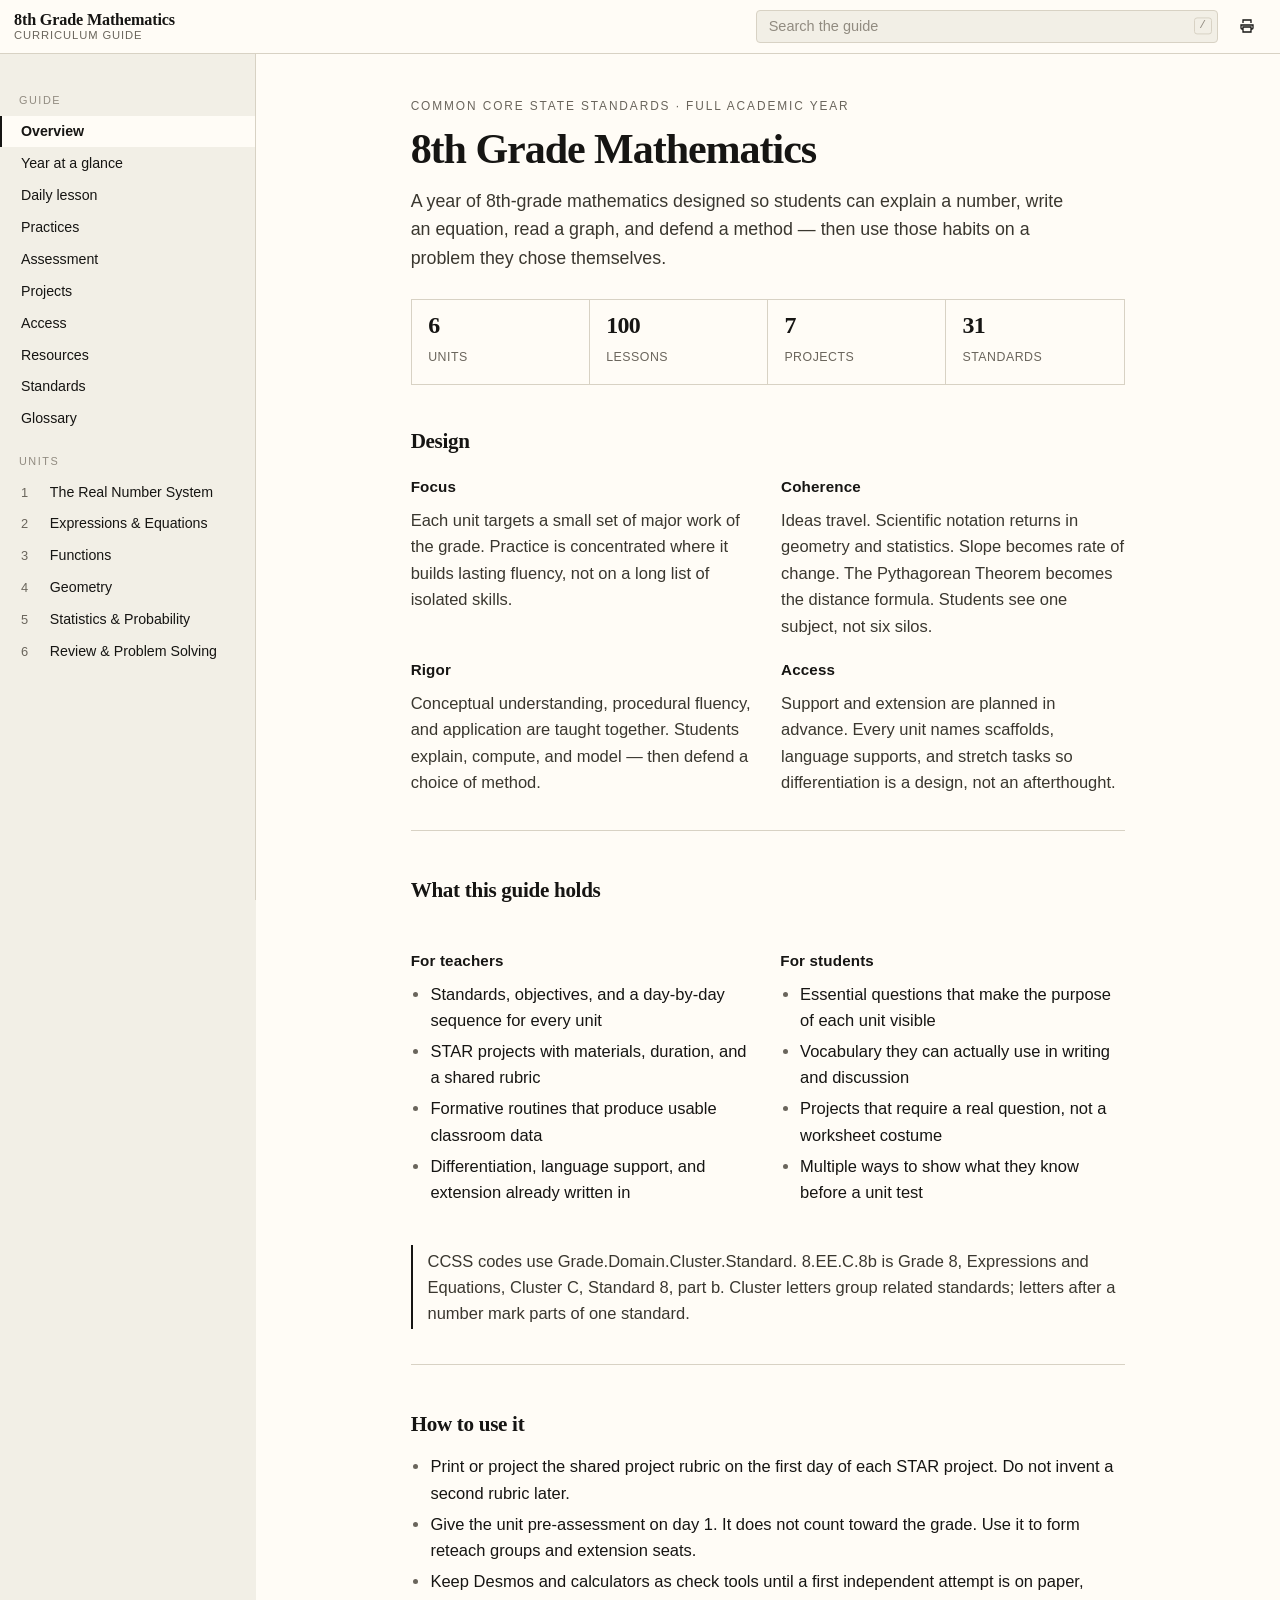
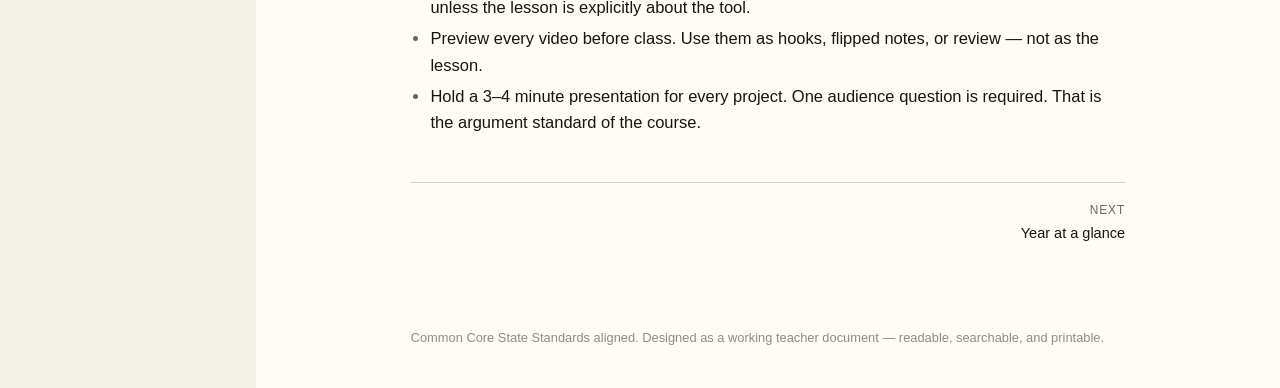
<file: index.html>
<!DOCTYPE html>
<html lang="en">
<head>
  <meta charset="utf-8">
  <meta name="viewport" content="width=device-width, initial-scale=1">
  <meta name="description" content="A complete 8th-grade mathematics curriculum guide: 100 lessons, six units, STAR projects, and Common Core alignment.">
  <title>8th Grade Mathematics — Curriculum Guide</title>
  <link rel="stylesheet" href="styles.css">
  <link rel="icon" href="data:image/svg+xml,%3Csvg xmlns='http://www.w3.org/2000/svg' viewBox='0 0 32 32'%3E%3Crect width='32' height='32' fill='%23161513'/%3E%3Ctext x='16' y='22' text-anchor='middle' font-size='16' fill='%23fffcf6' font-family='Georgia,serif'%3E8%3C/text%3E%3C/svg%3E">
</head>
<body>
  <a class="skip" href="#main">Skip to content</a>

  <header class="topbar">
    <button class="menu-btn" id="menu-btn" type="button" aria-expanded="false" aria-controls="sidebar" aria-label="Open contents">
      <svg width="18" height="18" viewBox="0 0 18 18" aria-hidden="true">
        <path d="M2 4h14M2 9h14M2 14h14" stroke="currentColor" stroke-width="1.4" fill="none" stroke-linecap="round"/>
      </svg>
    </button>
    <a class="brand" href="#overview">
      <strong>8th Grade Mathematics</strong>
      <span>Curriculum Guide</span>
    </a>
    <div class="search">
      <label class="visually-hidden" for="search-input">Search the guide</label>
      <input id="search-input" type="search" placeholder="Search the guide" autocomplete="off" enterkeyhint="search">
      <kbd>/</kbd>
    </div>
    <button class="icon-btn" id="print-btn" type="button" aria-label="Print">
      <svg width="16" height="16" viewBox="0 0 16 16" aria-hidden="true">
        <path d="M4 5V2h8v3M4 11H3a1 1 0 0 1-1-1V7h12v3a1 1 0 0 1-1 1h-1M4 9h8v5H4V9z" fill="none" stroke="currentColor" stroke-width="1.3"/>
      </svg>
    </button>
  </header>

  <div class="shell">
    <div class="backdrop" id="backdrop"></div>
    <nav class="sidebar" id="sidebar" aria-label="Contents"></nav>
    <div class="content">
      <main id="main" tabindex="-1"></main>
      <footer class="colophon">
        Common Core State Standards aligned. Designed as a working teacher document — readable, searchable, and printable.
      </footer>
    </div>
  </div>

  <noscript>
    <p style="padding:2rem;max-width:40rem">This guide needs JavaScript to assemble its pages from the curriculum data. Open the file on GitHub Pages or any static host with <code>data.js</code> and <code>app.js</code> available.</p>
  </noscript>

  <script src="data.js"></script>
  <script src="app.js"></script>
</body>
</html>
</file>
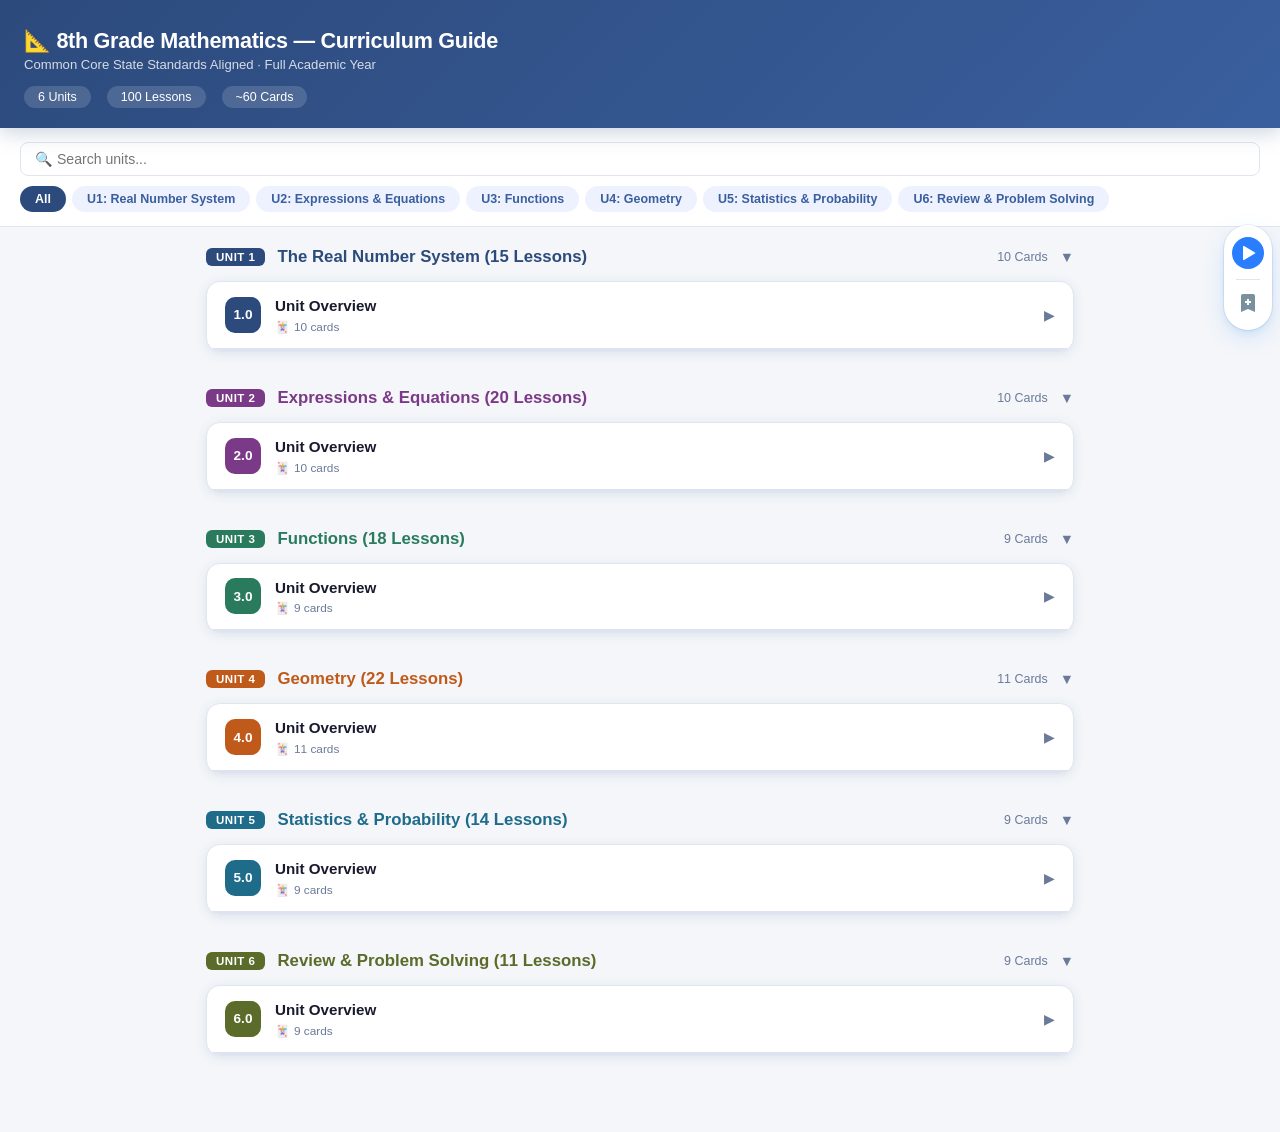
<file: online_viewer_net (4).html>
<!DOCTYPE html>
<!-- saved from url=(0045)https://mrentrekin.github.io/math-curriculum/ -->
<html lang="en"><head><meta http-equiv="Content-Type" content="text/html; charset=UTF-8">

<meta name="viewport" content="width=device-width, initial-scale=1.0">
<title>8th Grade Mathematics — Curriculum Guide</title>
<style>
  :root {
    --bg: #f4f6f9;
    --card-bg: #ffffff;
    --primary: #2c4a7c;
    --primary-light: #3a5f9e;
    --accent: #e8902a;
    --text: #1a1a2e;
    --muted: #6b7a99;
    --border: #e0e6f0;
    --tag-bg: #eef2ff;
    --tag-text: #3a5f9e;
    --progress-bg: #dde3f0;
    --shadow: 0 2px 12px rgba(44,74,124,0.10);
    --radius: 14px;
  }
  * { box-sizing: border-box; margin: 0; padding: 0; }
  body {
    font-family: -apple-system, BlinkMacSystemFont, 'Segoe UI', Roboto, sans-serif;
    background: var(--bg);
    color: var(--text);
    min-height: 100vh;
  }

  /* ---- HEADER ---- */
  header {
    background: linear-gradient(135deg, var(--primary) 0%, var(--primary-light) 100%);
    color: white;
    padding: 28px 24px 20px;
    position: sticky;
    top: 0;
    z-index: 100;
    box-shadow: 0 4px 20px rgba(44,74,124,0.25);
  }
  header h1 { font-size: 1.35rem; font-weight: 700; letter-spacing: -0.3px; }
  header p { font-size: 0.82rem; opacity: 0.8; margin-top: 3px; }
  .header-meta {
    display: flex;
    gap: 16px;
    margin-top: 14px;
    flex-wrap: wrap;
  }
  .stat-pill {
    background: rgba(255,255,255,0.15);
    border-radius: 20px;
    padding: 4px 14px;
    font-size: 0.78rem;
    font-weight: 500;
  }

  /* ---- SEARCH/FILTER BAR ---- */
  .toolbar {
    background: white;
    padding: 14px 20px;
    border-bottom: 1px solid var(--border);
    display: flex;
    gap: 10px;
    flex-wrap: wrap;
    align-items: center;
  }
  .search-input {
    flex: 1;
    min-width: 200px;
    border: 1.5px solid var(--border);
    border-radius: 8px;
    padding: 8px 14px;
    font-size: 0.88rem;
    outline: none;
    transition: border-color 0.2s;
  }
  .search-input:focus { border-color: var(--primary); }
  .domain-filter {
    display: flex;
    gap: 6px;
    flex-wrap: wrap;
  }
  .filter-btn {
    background: var(--tag-bg);
    color: var(--tag-text);
    border: 1.5px solid transparent;
    border-radius: 20px;
    padding: 5px 14px;
    font-size: 0.78rem;
    font-weight: 600;
    cursor: pointer;
    transition: all 0.2s;
    white-space: nowrap;
  }
  .filter-btn.active, .filter-btn:hover {
    background: var(--primary);
    color: white;
  }

  /* ---- MAIN LAYOUT ---- */
  main { padding: 20px 16px 40px; max-width: 900px; margin: 0 auto; }

  /* ---- DOMAIN SECTION ---- */
  .domain-section {
    margin-bottom: 36px;
  }
  .domain-header {
    display: flex;
    align-items: center;
    gap: 12px;
    margin-bottom: 14px;
    cursor: pointer;
  }
  .domain-badge {
    background: var(--primary);
    color: white;
    font-size: 0.72rem;
    font-weight: 700;
    border-radius: 6px;
    padding: 3px 10px;
    letter-spacing: 0.5px;
    text-transform: uppercase;
    white-space: nowrap;
  }
  .domain-title {
    font-size: 1.05rem;
    font-weight: 700;
    color: var(--primary);
    flex: 1;
  }
  .domain-count {
    font-size: 0.78rem;
    color: var(--muted);
    font-weight: 500;
  }
  .domain-chevron {
    font-size: 0.9rem;
    color: var(--muted);
    transition: transform 0.25s;
  }
  .domain-section.collapsed .domain-chevron { transform: rotate(-90deg); }
  .domain-lessons {
    display: grid;
    grid-template-columns: 1fr;
    gap: 12px;
  }
  .domain-section.collapsed .domain-lessons { display: none; }

  /* ---- LESSON CARD ---- */
  .lesson-card {
    background: var(--card-bg);
    border-radius: var(--radius);
    box-shadow: var(--shadow);
    border: 1.5px solid var(--border);
    overflow: hidden;
    transition: box-shadow 0.2s, transform 0.2s;
  }
  .lesson-card:hover { box-shadow: 0 6px 24px rgba(44,74,124,0.16); transform: translateY(-1px); }
  .lesson-header {
    display: flex;
    align-items: center;
    gap: 14px;
    padding: 14px 18px;
    cursor: pointer;
    user-select: none;
  }
  .lesson-num {
    width: 36px;
    height: 36px;
    background: var(--primary);
    color: white;
    font-weight: 700;
    font-size: 0.85rem;
    border-radius: 10px;
    display: flex;
    align-items: center;
    justify-content: center;
    flex-shrink: 0;
  }
  .lesson-info { flex: 1; }
  .lesson-title { font-weight: 600; font-size: 0.95rem; line-height: 1.3; }
  .lesson-meta {
    display: flex;
    align-items: center;
    gap: 10px;
    margin-top: 4px;
    flex-wrap: wrap;
  }
  .card-count {
    font-size: 0.74rem;
    color: var(--muted);
    display: flex;
    align-items: center;
    gap: 4px;
  }
  .card-count::before { content: '🃏'; }
  .lesson-chevron {
    font-size: 0.85rem;
    color: var(--muted);
    transition: transform 0.25s;
    flex-shrink: 0;
  }
  .lesson-card.open .lesson-chevron { transform: rotate(90deg); }

  /* ---- PROGRESS BAR ---- */
  .progress-bar {
    height: 3px;
    background: var(--progress-bg);
    position: relative;
    overflow: hidden;
  }
  .progress-fill {
    height: 100%;
    background: var(--accent);
    border-radius: 0 2px 2px 0;
    transition: width 0.4s ease;
  }

  /* ---- CARDS PANEL ---- */
  .cards-panel { display: none; }
  .lesson-card.open .cards-panel { display: block; }

  .card-nav {
    display: flex;
    align-items: center;
    justify-content: space-between;
    padding: 10px 18px;
    border-top: 1px solid var(--border);
    background: #fafbfd;
  }
  .nav-dots {
    display: flex;
    gap: 6px;
  }
  .nav-dot {
    width: 8px;
    height: 8px;
    border-radius: 50%;
    background: var(--border);
    cursor: pointer;
    transition: background 0.2s, transform 0.2s;
  }
  .nav-dot.active { background: var(--primary); transform: scale(1.2); }
  .nav-dot.visited { background: var(--accent); }
  .nav-arrows { display: flex; gap: 8px; }
  .nav-btn {
    background: var(--primary);
    color: white;
    border: none;
    border-radius: 8px;
    width: 32px;
    height: 32px;
    font-size: 1rem;
    cursor: pointer;
    display: flex;
    align-items: center;
    justify-content: center;
    transition: background 0.2s;
  }
  .nav-btn:hover { background: var(--primary-light); }
  .nav-btn:disabled { background: var(--border); cursor: default; }

  /* ---- CARD CONTENT ---- */
  .card-content {
    padding: 20px 20px 16px;
    min-height: 160px;
    border-top: 1px solid var(--border);
  }
  .card-tag {
    display: inline-block;
    background: var(--tag-bg);
    color: var(--tag-text);
    font-size: 0.7rem;
    font-weight: 700;
    border-radius: 5px;
    padding: 2px 8px;
    margin-bottom: 10px;
    text-transform: uppercase;
    letter-spacing: 0.4px;
  }
  .card-headline {
    font-size: 1.0rem;
    font-weight: 700;
    color: var(--primary);
    margin-bottom: 8px;
    line-height: 1.35;
  }
  .card-body {
    font-size: 0.88rem;
    line-height: 1.65;
    color: #333;
  }
  .card-body strong { color: var(--primary); }
  .card-body ul {
    margin: 8px 0 8px 18px;
  }
  .card-body ul li { margin-bottom: 4px; }
  .card-body .highlight {
    background: #fff8ed;
    border-left: 3px solid var(--accent);
    border-radius: 0 6px 6px 0;
    padding: 8px 12px;
    margin: 10px 0;
    font-size: 0.84rem;
  }
  .card-index {
    font-size: 0.72rem;
    color: var(--muted);
    margin-top: 12px;
  }

  /* ---- DOMAIN COLORS ---- */
  .u1 .lesson-num, .u1 .domain-badge { background: #2c4a7c; }
  .u2 .lesson-num, .u2 .domain-badge { background: #7b3a87; }
  .u3 .lesson-num, .u3 .domain-badge { background: #2a7b5e; }
  .u4 .lesson-num, .u4 .domain-badge { background: #c05a1a; }
  .u5 .lesson-num, .u5 .domain-badge { background: #1e6b8a; }
  .u6 .lesson-num, .u6 .domain-badge { background: #5a6b2a; }

  .u1 .domain-title { color: #2c4a7c; }
  .u2 .domain-title { color: #7b3a87; }
  .u3 .domain-title { color: #2a7b5e; }
  .u4 .domain-title { color: #c05a1a; }
  .u5 .domain-title { color: #1e6b8a; }
  .u6 .domain-title { color: #5a6b2a; }

  /* hidden class */
  .hidden { display: none !important; }

  /* ---- COMPLETION BADGE ---- */
  .complete-badge {
    display: inline-flex;
    align-items: center;
    gap: 4px;
    background: #e8f5e9;
    color: #2e7d32;
    border-radius: 12px;
    padding: 2px 8px;
    font-size: 0.7rem;
    font-weight: 600;
  }

  @media (max-width: 600px) {
    header h1 { font-size: 1.1rem; }
    .lesson-title { font-size: 0.88rem; }
  }

  .card-body table {
    width: 100%;
    border-collapse: collapse;
    margin: 10px 0;
  }
  .card-body th, .card-body td {
    border: 1px solid var(--border);
    padding: 8px;
    text-align: left;
  }
  .card-body th {
    background: var(--tag-bg);
    font-weight: 600;
  }
</style>
<style data-audeus-styling="true">.YKAwg6WFXWcfnl25pHwh{margin:20px}.EUmSc7H9RpiP1Kserr6A{position:fixed;right:8px;top:25%;z-index:2147483647}.SbuLLlKhy8LeQgngk7z8{background:var(--audeus-ext-default-bg);box-sizing:border-box;padding:12px 8px 4px 8px;border-radius:160px}[data-audeus-shadow-root="true"][data-theme="dark"] .SbuLLlKhy8LeQgngk7z8{box-shadow:0 0 0 1px hsla(0,0%,100%,.145),0px 1px 1px rgba(0,0,0,.02),0px 4px 8px -4px rgba(0,0,0,.04),0px 16px 24px -8px rgba(0,0,0,.06),0px 0px 0px 0px rgba(62,152,255,.5),0px 0px 2px 0px rgba(62,152,255,.48),0px 0px 3px 0px rgba(62,152,255,.42),0px 0px 4px 0px rgba(62,152,255,.24),0px 0px 4px 0px rgba(62,152,255,.06),0px 0px 5px 0px rgba(62,152,255,.01),0px 0px 6px 0px rgba(62,152,255,.01)}.SbuLLlKhy8LeQgngk7z8[data-audeus-shadow-root="true"][data-theme="dark"]{box-shadow:0 0 0 1px hsla(0,0%,100%,.145),0px 1px 1px rgba(0,0,0,.02),0px 4px 8px -4px rgba(0,0,0,.04),0px 16px 24px -8px rgba(0,0,0,.06),0px 0px 0px 0px rgba(62,152,255,.5),0px 0px 2px 0px rgba(62,152,255,.48),0px 0px 3px 0px rgba(62,152,255,.42),0px 0px 4px 0px rgba(62,152,255,.24),0px 0px 4px 0px rgba(62,152,255,.06),0px 0px 5px 0px rgba(62,152,255,.01),0px 0px 6px 0px rgba(62,152,255,.01)}[data-audeus-shadow-root="true"][data-theme="light"] .SbuLLlKhy8LeQgngk7z8{box-shadow:0 0 0 1px rgba(0,0,0,.06),0 1px 2px rgba(0,0,0,.04),0 8px 24px -4px rgba(62,152,255,.25),0 4px 8px -2px rgba(62,152,255,.15)}.SbuLLlKhy8LeQgngk7z8[data-audeus-shadow-root="true"][data-theme="light"]{box-shadow:0 0 0 1px rgba(0,0,0,.06),0 1px 2px rgba(0,0,0,.04),0 8px 24px -4px rgba(62,152,255,.25),0 4px 8px -2px rgba(62,152,255,.15)}.SbuLLlKhy8LeQgngk7z8 .ocZmWpJ2GoEpBQ56JVId{display:flex;align-items:center;flex-direction:column;width:32px;justify-content:flex-start;height:100%;gap:6px}.SbuLLlKhy8LeQgngk7z8 .ocZmWpJ2GoEpBQ56JVId .d90AdG1wpaWFqe6rbZRX{display:flex;align-items:center;flex-direction:column;gap:6px;flex-shrink:0}.SbuLLlKhy8LeQgngk7z8 .ocZmWpJ2GoEpBQ56JVId .b7OGSVSppD2D7IS1jWBm{display:flex;transition:max-height 350ms cubic-bezier(0.29, 0.76, 0.9, 1.01);align-items:center;gap:6px;overflow:hidden;flex-direction:column;max-height:0}.SbuLLlKhy8LeQgngk7z8 .ocZmWpJ2GoEpBQ56JVId .b7OGSVSppD2D7IS1jWBm:hover{overflow:visible}.SbuLLlKhy8LeQgngk7z8:hover .ocZmWpJ2GoEpBQ56JVId .b7OGSVSppD2D7IS1jWBm,.SbuLLlKhy8LeQgngk7z8.BP4BVIE3AtOfmPqmEDn2 .ocZmWpJ2GoEpBQ56JVId .b7OGSVSppD2D7IS1jWBm{max-height:360px}.OhTNRc6YuMVOaFr7K6D5{background:rgba(193,204,214,.5);margin-top:4px;width:24px;height:1px}.TDt9DuDsscQBwrKXiVdJ{display:flex;justify-content:center;flex-direction:column;align-items:center;gap:6px;width:32px}.TDt9DuDsscQBwrKXiVdJ .VeSfSXbiBTqANavEtnFa{display:flex;width:32px;height:32px;justify-content:center;align-items:center;border-radius:4px;border:1px solid rgba(0,0,0,0);user-select:none;transition:fill .15s,background-color .15s;cursor:pointer}.TDt9DuDsscQBwrKXiVdJ .VeSfSXbiBTqANavEtnFa svg{fill:var(--audeus-ext-control-bg-fill)}.TDt9DuDsscQBwrKXiVdJ .VeSfSXbiBTqANavEtnFa:hover{background-color:var(--audeus-ext-secondary-bg)}.TDt9DuDsscQBwrKXiVdJ .VeSfSXbiBTqANavEtnFa:hover svg{fill:var(--audeus-ext-control-bg-hover-fill)}.TDt9DuDsscQBwrKXiVdJ .VeSfSXbiBTqANavEtnFa:active{opacity:.8}.emfLBTTSibFY5Xnjn3VE{opacity:.75;cursor:not-allowed !important}.IBoswBb81ztvPbeq52Kh{display:flex;width:32px;height:32px;justify-content:center;align-items:center;gap:10px;border-radius:9999px;background:#287eff;cursor:pointer;user-select:none;transition:transform 33ms ease}.IBoswBb81ztvPbeq52Kh svg{fill:#fff}.IBoswBb81ztvPbeq52Kh:hover{transform:scale(1.04)}@keyframes X2vqJt33Rv7MokHBaofX{from{opacity:0}to{opacity:1}}.hdavp4VwFUr9g52wLES5{position:relative;display:inline-block;align-self:stretch}.hdavp4VwFUr9g52wLES5 .Ll2THQ7yejihAQMDLWPI{display:none;opacity:0;z-index:1}.hdavp4VwFUr9g52wLES5:hover .Ll2THQ7yejihAQMDLWPI{position:absolute;z-index:1;display:inline-flex;user-select:none;max-width:300px;width:max-content;border-radius:4px;color:#fff;background-color:#1b1b1b;flex-direction:column;overflow-wrap:break-word;box-sizing:border-box;padding:4px 10px;margin-right:0;filter:drop-shadow(0px 1px 3px rgba(0, 0, 0, 0.5)) drop-shadow(inset 0px 0px 0.5px rgba(255, 255, 255, 0.3)) drop-shadow(0px 5px 12px rgba(0, 0, 0, 0.35)) drop-shadow(inset 0px 1px 0px rgba(255, 255, 255, 0.08));animation-name:X2vqJt33Rv7MokHBaofX;animation-duration:200ms;animation-fill-mode:forwards;animation-timing-function:ease-in}.hdavp4VwFUr9g52wLES5:hover .Ll2THQ7yejihAQMDLWPI.zCz7EgUu7DThkYnnVEfc{right:50px;top:0;transform:translateY(4px)}.hdavp4VwFUr9g52wLES5:hover .Ll2THQ7yejihAQMDLWPI.oxkGFd_g2KbqHnNWyUnN{left:50px;top:0;transform:translateY(4px)}.hdavp4VwFUr9g52wLES5:hover .Ll2THQ7yejihAQMDLWPI.ynrifUjUVjWdwD9B8TN5{transform:translateX(-50%) translateY(12px)}.hdavp4VwFUr9g52wLES5:hover .Ll2THQ7yejihAQMDLWPI.fuj8R9DQeIbsFlf9hxIQ{transform:translateY(12px)}.hdavp4VwFUr9g52wLES5:hover .Ll2THQ7yejihAQMDLWPI.BTQwa9nczFU9KvpWmwWz{top:-12px;transform:translateX(-50%) translateY(-100%)}.iYCn3rdS3ubbC6dpg_cZ{display:flex;align-items:center;color:#fff;font-size:12px;font-style:normal;font-weight:450;line-height:145%}.tZg2wTIzLqCGKq913jxQ{position:absolute;width:0;height:0;border-style:solid}.tZg2wTIzLqCGKq913jxQ.BTQwa9nczFU9KvpWmwWz{bottom:-5px;left:50%;margin-left:-5px;border-width:5px 5px 0;border-color:#1b1b1b rgba(0,0,0,0) rgba(0,0,0,0) rgba(0,0,0,0)}.tZg2wTIzLqCGKq913jxQ.oxkGFd_g2KbqHnNWyUnN{top:50%;left:-5px;margin-top:-5px;border-width:5px 5px 5px 0;border-color:rgba(0,0,0,0) #1b1b1b rgba(0,0,0,0) rgba(0,0,0,0)}.tZg2wTIzLqCGKq913jxQ.ynrifUjUVjWdwD9B8TN5{top:-5px;left:50%;margin-left:-5px;border-width:0 5px 5px;border-color:rgba(0,0,0,0) rgba(0,0,0,0) #1b1b1b rgba(0,0,0,0)}.tZg2wTIzLqCGKq913jxQ.fuj8R9DQeIbsFlf9hxIQ{top:-5px;margin-left:-5px;border-width:0 5px 5px;border-color:rgba(0,0,0,0) rgba(0,0,0,0) #1b1b1b rgba(0,0,0,0)}.tZg2wTIzLqCGKq913jxQ.zCz7EgUu7DThkYnnVEfc{top:50%;right:-5px;margin-top:-5px;border-width:5px 0 5px 5px;border-color:rgba(0,0,0,0) rgba(0,0,0,0) rgba(0,0,0,0) #1b1b1b}@keyframes oDcubsz0AqvtxzZEtUnl{0%{transform:translate3d(0, -200%, 0) scale(0.6);opacity:.5}100%{transform:translate3d(0, 0, 0) scale(1);opacity:1}}@keyframes D0TNaIgtwR6ib5K4M_tZ{0%{transform:translate3d(0, 0, -1px) scale(1);opacity:1}100%{transform:translate3d(0, -150%, -1px) scale(0.6);opacity:0}}@keyframes p9X8QQ4FSKY_oxdNXDD9{0%{transform:translate3d(0, 200%, 0) scale(0.6);opacity:.5}100%{transform:translate3d(0, 0, 0) scale(1);opacity:1}}@keyframes Ijd5UII1PQ0qXOPSZJAg{0%{transform:translate3d(0, 0, -1px) scale(1);opacity:1}100%{transform:translate3d(0, 150%, -1px) scale(0.6);opacity:0}}@keyframes vtMznFiYweqSpdZuVZGs{0%{opacity:0}100%{opacity:1}}@keyframes Hv1KrUF4plxG9E0p7i0X{0%{opacity:1}100%{opacity:0}}.mmZ6Bi0NBolMOeaTBapL{animation:oDcubsz0AqvtxzZEtUnl .35s cubic-bezier(0.21, 1.02, 0.73, 1) forwards}.fMZlJLZzjixZctMxe6FJ{animation:D0TNaIgtwR6ib5K4M_tZ .4s forwards cubic-bezier(0.06, 0.71, 0.55, 1)}.GxbL84r1QSomsEh1Sjxw{animation:p9X8QQ4FSKY_oxdNXDD9 .35s cubic-bezier(0.21, 1.02, 0.73, 1) forwards}.ad0WQwqRMYxXzaY0Mutr{animation:Ijd5UII1PQ0qXOPSZJAg .4s forwards cubic-bezier(0.06, 0.71, 0.55, 1)}.EzT6q9Nv2tAEZ4wUmuLI{animation:vtMznFiYweqSpdZuVZGs .35s cubic-bezier(0.21, 1.02, 0.73, 1) forwards}.fitI5zLBIBq2eGHOvnUl{animation:Hv1KrUF4plxG9E0p7i0X .4s forwards cubic-bezier(0.06, 0.71, 0.55, 1)}.FOemqU05bk0pWayVEisD{opacity:1;word-break:break-word;text-wrap:pretty;justify-content:space-between;align-items:center;width:100%;margin-top:-1px;display:flex;min-height:32px;font-size:14px;line-height:21px;font-weight:500}.fAGxLr406dXt0W010pnA{display:flex;margin:0px 12px;flex:1 1 auto;white-space:pre-line}@keyframes zcITus39xI8fzjXIWiXm{from{transform:scale(0.6);opacity:.4}to{transform:scale(1);opacity:1}}.NQ7AwtgaI8EJPi8DX_F1{position:absolute}.Zmr0xb2LN3vipzwr0RdS{position:relative;display:flex;justify-content:center;align-items:center;min-width:20px;min-height:20px}.lXhTKlRlO9B_PBeBHDe7{position:relative;transform:scale(0.6);opacity:.4;min-width:20px;animation:zcITus39xI8fzjXIWiXm .3s .12s cubic-bezier(0.175, 0.885, 0.32, 1.275) forwards}@keyframes uIbiRb7mUQSLH2scU2e8{from{transform:scale(0) rotate(45deg);opacity:0}to{transform:scale(1) rotate(45deg);opacity:1}}@keyframes dGQmiteX7ouq8KnVTrix{from{transform:scale(0);opacity:0}to{transform:scale(1);opacity:1}}@keyframes FnT1FIOssSrpaMqv58zS{from{transform:scale(0) rotate(90deg);opacity:0}to{transform:scale(1) rotate(90deg);opacity:1}}.F5RdYRVRxxGjayCFt0QX{width:20px;opacity:0;height:20px;border-radius:10px;background:var(--error-primary, #ff4b4b);position:relative;transform:rotate(45deg);animation:uIbiRb7mUQSLH2scU2e8 .3s cubic-bezier(0.175, 0.885, 0.32, 1.275) forwards;animation-delay:100ms}.F5RdYRVRxxGjayCFt0QX:after,.F5RdYRVRxxGjayCFt0QX:before{content:"";animation:dGQmiteX7ouq8KnVTrix .15s ease-out forwards;animation-delay:150ms;position:absolute;border-radius:3px;opacity:0;background:var(--error-secondary, #fff);bottom:9px;left:4px;height:2px;width:12px}.F5RdYRVRxxGjayCFt0QX:before{animation:FnT1FIOssSrpaMqv58zS .15s ease-out forwards;animation-delay:180ms;transform:rotate(90deg)}@keyframes xXWGnN1vivlgHN9xjLzi{from{transform:rotate(0deg)}to{transform:rotate(360deg)}}.iAfhNgKKhiSVZoOs5hHf{width:14px;height:14px;box-sizing:border-box;border:2px solid;border-radius:100%;border-color:var(--loader-secondary, #e0e0e0);border-right-color:var(--loader-primary, #616161);animation:xXWGnN1vivlgHN9xjLzi 1s linear infinite}@keyframes XGoEWswtB7BiLlKIfRSF{from{transform:scale(0) rotate(45deg);opacity:0}to{transform:scale(1) rotate(45deg);opacity:1}}@keyframes H9yXA2MP32h82iKmTZou{0%{height:0;width:0;opacity:0}40%{height:0;width:6px;opacity:1}100%{opacity:1;height:10px}}.hGXGliykzHz6RdS_94Sp{width:20px;opacity:0;height:20px;border-radius:10px;background:var(--checkmark-primary, rgb(67, 196, 120));position:relative;transform:rotate(45deg);animation:XGoEWswtB7BiLlKIfRSF .3s cubic-bezier(0.175, 0.885, 0.32, 1.275) forwards;animation-delay:100ms}.hGXGliykzHz6RdS_94Sp:after{content:"";box-sizing:border-box;animation:H9yXA2MP32h82iKmTZou .2s ease-out forwards;opacity:0;animation-delay:200ms;position:absolute;border-right:2px solid;border-bottom:2px solid;border-color:var(--checkmark-secondary, #fff);bottom:6px;left:6px;height:10px;width:6px}.hGXGliykzHz6RdS_94Sp[data-primary]{background:attr(data-primary)}.hGXGliykzHz6RdS_94Sp[data-secondary]:after{border-color:attr(data-secondary)}.IuiXl0DgwiwSFyMvT8pG{z-index:9999}.IuiXl0DgwiwSFyMvT8pG>*{pointer-events:auto}.xhRx_J5FwERogUFTDUnA{user-select:none;display:flex;height:44px;position:"relative";border-radius:50%;justify-content:center;align-items:center}.EsbS7QyP1zdxD5N9c9KW{width:100%;height:100%;display:flex;flex-direction:column;flex:1;overflow:hidden;scroll-behavior:smooth;overscroll-behavior:contain;position:relative}.EsbS7QyP1zdxD5N9c9KW .hckdRU8xwDQYo3WKnqkl{flex:1;padding-bottom:4px;box-sizing:border-box}.EsbS7QyP1zdxD5N9c9KW .zu07b0c2J4tm3meGAigP{outline:none;overflow-y:auto !important;scroll-behavior:auto;overscroll-behavior:contain;position:relative}.EsbS7QyP1zdxD5N9c9KW .zu07b0c2J4tm3meGAigP::-webkit-scrollbar{width:14px;height:14px}.EsbS7QyP1zdxD5N9c9KW .zu07b0c2J4tm3meGAigP::-webkit-scrollbar-track{background-color:rgba(0,0,0,0);margin:4px 0}.EsbS7QyP1zdxD5N9c9KW .zu07b0c2J4tm3meGAigP::-webkit-scrollbar-thumb{background-color:var(--audeus-ext-scrollbar-thumb-bg);border-radius:20px;min-height:40px;border:4px solid rgba(0,0,0,0);background-clip:content-box;transition:background-color .2s}.EsbS7QyP1zdxD5N9c9KW .zu07b0c2J4tm3meGAigP::-webkit-scrollbar-button{display:none;width:0;height:0}.nk2jOZM2TpltHqwegpPm{position:absolute;top:0;left:0;right:0;z-index:10;display:flex;align-items:flex-end;padding:6px 12px 6px 12px;box-sizing:border-box;width:100%;font-size:12px;font-weight:600;color:var(--audeus-ext-title-text-color);letter-spacing:0;line-height:1.4;user-select:none;background-color:var(--audeus-ext-default-bg);border-bottom:1px solid var(--audeus-ext-line-separator-color);opacity:0;pointer-events:none;transition:opacity 50ms ease-out}.nk2jOZM2TpltHqwegpPm.cGP24KiqbsRVAmmeVQIl{opacity:1;pointer-events:auto}.h_21rJlTIZxdeCjcH388{position:absolute;top:0;left:0;right:0;height:32px;z-index:5;pointer-events:none;opacity:1;transition:opacity .2s ease-out}[data-audeus-shadow-root="true"][data-theme="light"] .h_21rJlTIZxdeCjcH388{background:linear-gradient(to bottom, rgba(255, 255, 255, 0.95) 0%, rgba(255, 255, 255, 0.6) 40%, rgba(255, 255, 255, 0) 100%)}.h_21rJlTIZxdeCjcH388[data-audeus-shadow-root="true"][data-theme="light"]{background:linear-gradient(to bottom, rgba(255, 255, 255, 0.95) 0%, rgba(255, 255, 255, 0.6) 40%, rgba(255, 255, 255, 0) 100%)}[data-audeus-shadow-root="true"][data-theme="dark"] .h_21rJlTIZxdeCjcH388{background:linear-gradient(to bottom, rgba(23, 23, 23, 0.9) 0%, rgba(23, 23, 23, 0.6) 40%, rgba(23, 23, 23, 0) 100%)}.h_21rJlTIZxdeCjcH388[data-audeus-shadow-root="true"][data-theme="dark"]{background:linear-gradient(to bottom, rgba(23, 23, 23, 0.9) 0%, rgba(23, 23, 23, 0.6) 40%, rgba(23, 23, 23, 0) 100%)}.h_21rJlTIZxdeCjcH388.QTMThgwXw3Xv8DBr9h1B{opacity:0}.sdmLQ4vbGlcjsASkUcLV{position:absolute;bottom:0;left:0;right:0;height:32px;z-index:5;pointer-events:none;border-radius:0 0 12px 12px;opacity:1;transition:opacity .2s ease-out}[data-audeus-shadow-root="true"][data-theme="light"] .sdmLQ4vbGlcjsASkUcLV{background:linear-gradient(to top, rgba(255, 255, 255, 0.95) 0%, rgba(255, 255, 255, 0.6) 40%, rgba(255, 255, 255, 0) 100%)}.sdmLQ4vbGlcjsASkUcLV[data-audeus-shadow-root="true"][data-theme="light"]{background:linear-gradient(to top, rgba(255, 255, 255, 0.95) 0%, rgba(255, 255, 255, 0.6) 40%, rgba(255, 255, 255, 0) 100%)}[data-audeus-shadow-root="true"][data-theme="dark"] .sdmLQ4vbGlcjsASkUcLV{background:linear-gradient(to top, rgba(23, 23, 23, 0.9) 0%, rgba(23, 23, 23, 0.6) 40%, rgba(23, 23, 23, 0) 100%)}.sdmLQ4vbGlcjsASkUcLV[data-audeus-shadow-root="true"][data-theme="dark"]{background:linear-gradient(to top, rgba(23, 23, 23, 0.9) 0%, rgba(23, 23, 23, 0.6) 40%, rgba(23, 23, 23, 0) 100%)}.sdmLQ4vbGlcjsASkUcLV.QTMThgwXw3Xv8DBr9h1B{opacity:0}.VpjE4ILitrsFuCLWbhq6{display:flex;align-items:flex-end;padding:16px 12px 6px 12px;box-sizing:border-box;width:100%;background-color:rgba(0,0,0,0);user-select:none}.sQV5U5DVBKNrBGFLt9nt{font-size:12px;font-weight:600;color:var(--audeus-ext-title-text-color);letter-spacing:0;line-height:1.4;user-select:none}.JuVMj1rze4xrXxR47tTP{padding:2px 4px;box-sizing:border-box;height:100%;width:100%}.feNfN4lNXPF8MSqaQIPl{display:flex;align-items:center;padding:0px 14px 0px 12px;cursor:pointer;transition:background-color 50ms cubic-bezier(0.4, 0, 0.2, 1);box-sizing:border-box;height:100%;width:100%;position:relative;user-select:none;border-radius:6px}.feNfN4lNXPF8MSqaQIPl:hover{background-color:var(--audeus-ext-secondary-bg)}.feNfN4lNXPF8MSqaQIPl:hover .eMlKvjXNWUAY2o_eAUiT .cpAJEHal8wEO93hCEoyA{opacity:1}.feNfN4lNXPF8MSqaQIPl:hover .eMlKvjXNWUAY2o_eAUiT .tKIXcbjOTzmx4pZTva0O::before{opacity:1}.feNfN4lNXPF8MSqaQIPl.t6bYxGMXqGrsUVVGDKG1{background-color:var(--audeus-ext-secondary-bg)}.eMlKvjXNWUAY2o_eAUiT{position:relative;width:32px;height:32px;flex-shrink:0;display:flex;align-items:center;justify-content:center}.eMlKvjXNWUAY2o_eAUiT:hover .cpAJEHal8wEO93hCEoyA{color:#fff}.eMlKvjXNWUAY2o_eAUiT:hover .tKIXcbjOTzmx4pZTva0O::before{opacity:1 !important}.eMlKvjXNWUAY2o_eAUiT .tKIXcbjOTzmx4pZTva0O{position:relative;transition:all 50ms cubic-bezier(0.4, 0, 0.2, 1)}.eMlKvjXNWUAY2o_eAUiT .tKIXcbjOTzmx4pZTva0O::before{content:"";position:absolute;top:0;left:0;width:100%;height:100%;border-radius:50%;backdrop-filter:blur(32px);background-color:rgba(0,0,0,.4);opacity:0;transition:opacity 200ms ease-out;z-index:1;pointer-events:none}.eMlKvjXNWUAY2o_eAUiT .tKIXcbjOTzmx4pZTva0O.KeklTC_fDMycjHFAOZ5b::before{opacity:1}.eMlKvjXNWUAY2o_eAUiT .cpAJEHal8wEO93hCEoyA{position:absolute;top:0;left:0;width:100%;height:100%;display:flex;align-items:center;justify-content:center;opacity:0;transform:scale(0.9);transition:opacity 50ms ease,transform 50ms ease;z-index:2;color:#fff}.eMlKvjXNWUAY2o_eAUiT .cpAJEHal8wEO93hCEoyA:hover{transform:scale(1.05)}.eMlKvjXNWUAY2o_eAUiT .cpAJEHal8wEO93hCEoyA:active{transform:scale(0.9)}.eMlKvjXNWUAY2o_eAUiT .cpAJEHal8wEO93hCEoyA.KeklTC_fDMycjHFAOZ5b{opacity:1;transform:scale(1)}.eMlKvjXNWUAY2o_eAUiT .mQdiWosFDWl6KG7FvlJu{position:absolute;bottom:-3px;user-select:none;right:-3px;background:radial-gradient(circle at 0 0, #099ef1 0%, #6863f8 18.82%, #d84ffa 32.6%, #f058c5 52.83%, #ff4f90 68.03%, #ff6558 87.66%, #ff891f 100%);border-radius:50%;width:14px;height:14px;display:flex;align-items:center;justify-content:center;z-index:3;border:2px solid var(--audeus-ext-default-bg);pointer-events:none}.eMlKvjXNWUAY2o_eAUiT .mQdiWosFDWl6KG7FvlJu svg{width:9px;height:9px;fill:#fff;color:#fff}.CS5Cb7QCV5ZezF9qKYCw{display:flex;flex-direction:column;justify-content:center;margin-left:10px;flex-grow:1;overflow:hidden}.CS5Cb7QCV5ZezF9qKYCw .RaGRN6XMpXp4JrVOeSPg{display:flex;align-items:center}.CS5Cb7QCV5ZezF9qKYCw .RaGRN6XMpXp4JrVOeSPg .ItTlg2BnDtcILeG_AZjb{color:var(--audeus-ext-primary-text-color);font-size:14px;font-weight:500;line-height:1.5;letter-spacing:-0.32px;-webkit-font-smoothing:antialiased;white-space:nowrap;overflow:hidden;text-overflow:ellipsis}.CS5Cb7QCV5ZezF9qKYCw .vJBd5buxSV0gJadwsAu_{display:flex;align-items:center;color:var(--audeus-ext-secondary-text-color);font-size:12px;font-style:normal;font-weight:400;line-height:1.4;letter-spacing:-0.08px;-webkit-font-smoothing:antialiased;-moz-osx-font-smoothing:grayscale;-webkit-user-select:none;-moz-user-select:none;user-select:none;white-space:nowrap;overflow:hidden;text-overflow:ellipsis}.wgkCCBi_0R6_Ft_vVYWi{margin-left:6px;display:flex;align-items:center;justify-content:flex-end;flex-shrink:0}.wgkCCBi_0R6_Ft_vVYWi .rWfVnf5DzYz50EOoMFLw{color:var(--audeus-ext-control-bg-fill)}.V_qfAKf_RH1rdk1iVQd1{text-decoration:underline;font-weight:500}[data-audeus-shadow-root="true"][data-theme="dark"] .V_qfAKf_RH1rdk1iVQd1{color:#93c5fd}.V_qfAKf_RH1rdk1iVQd1[data-audeus-shadow-root="true"][data-theme="dark"]{color:#93c5fd}[data-audeus-shadow-root="true"][data-theme="light"] .V_qfAKf_RH1rdk1iVQd1{color:#2563eb}.V_qfAKf_RH1rdk1iVQd1[data-audeus-shadow-root="true"][data-theme="light"]{color:#2563eb}.Fx8Y5CYjilHV2J8CVMuW{position:fixed;top:0;left:0;width:100vw;height:100vh;z-index:90;background:rgba(0,0,0,0);cursor:default}.ANfUojoHyQZuKLX7pK3O{position:absolute;top:42px;left:0;width:230px;max-height:260px;background-color:var(--audeus-ext-default-bg);border:1px solid var(--audeus-ext-line-separator-color);border-radius:8px;display:flex;flex-direction:column;z-index:100;transform-origin:top left;animation:vU1JGDpaRcFLAYPfBZkp .08s cubic-bezier(0, 0, 0.2, 1);overflow:hidden}[data-audeus-shadow-root="true"][data-theme="dark"] .ANfUojoHyQZuKLX7pK3O{box-shadow:0 4px 24px rgba(0,0,0,.95)}.ANfUojoHyQZuKLX7pK3O[data-audeus-shadow-root="true"][data-theme="dark"]{box-shadow:0 4px 24px rgba(0,0,0,.95)}[data-audeus-shadow-root="true"][data-theme="light"] .ANfUojoHyQZuKLX7pK3O{box-shadow:0 4px 24px rgba(0,0,0,.15)}.ANfUojoHyQZuKLX7pK3O[data-audeus-shadow-root="true"][data-theme="light"]{box-shadow:0 4px 24px rgba(0,0,0,.15)}@keyframes vU1JGDpaRcFLAYPfBZkp{from{opacity:0;transform:scale(0.98)}to{opacity:1;transform:scale(1)}}.w5WlWTlXgdbRpBdMRSLS{display:flex;align-items:center;justify-content:space-between;padding:12px 16px 12px 16px;flex-shrink:0;user-select:none;background-color:rgba(0,0,0,0);z-index:2;border-bottom:1px solid var(--audeus-ext-line-separator-color)}.w5WlWTlXgdbRpBdMRSLS .YzaLMhDtBztRDSyGeoRK{font-size:12px;font-weight:600;text-transform:none;color:var(--audeus-ext-title-text-color);letter-spacing:0}.w5WlWTlXgdbRpBdMRSLS ._BLamDiMIAwsNyWtld8c{font-size:11px;font-weight:500;color:var(--audeus-ext-secondary-text-color);cursor:pointer}.w5WlWTlXgdbRpBdMRSLS ._BLamDiMIAwsNyWtld8c:hover{color:var(--audeus-ext-primary-text-color)}.BSwViaMOGJMMj0if5aQB{display:flex;flex-direction:column;gap:4px;overflow-y:scroll;overflow-x:hidden;padding:4px;scroll-behavior:smooth;overscroll-behavior:contain;position:relative}.BSwViaMOGJMMj0if5aQB::-webkit-scrollbar{width:14px;height:14px}.BSwViaMOGJMMj0if5aQB::-webkit-scrollbar-track{background-color:rgba(0,0,0,0);margin:4px 0}.BSwViaMOGJMMj0if5aQB::-webkit-scrollbar-thumb{background-color:var(--audeus-ext-scrollbar-thumb-bg);border-radius:20px;min-height:30px;border:4px solid rgba(0,0,0,0);background-clip:content-box;transition:background-color .2s}.x6aAsEKNzffLuAil3J8J{height:32px;cursor:pointer;display:flex;padding:6px 6px 6px 8px;box-sizing:border-box;border-radius:6px;align-items:center;gap:8px;align-self:stretch;user-select:none;justify-content:space-between}.x6aAsEKNzffLuAil3J8J .Lt6L0f24C4KsCoTofk0S{color:var(--audeus-ext-primary-text-color);text-transform:capitalize;font-size:14px;font-style:normal;font-weight:500;line-height:20px}.x6aAsEKNzffLuAil3J8J .Of3WKIAG5xXy8V8eyaoa{color:var(--audeus-ext-control-bg-fill);opacity:0;width:16px;height:16px}.x6aAsEKNzffLuAil3J8J.B7qU786wx90qT8dY9gej .Lt6L0f24C4KsCoTofk0S{font-weight:600}.x6aAsEKNzffLuAil3J8J.B7qU786wx90qT8dY9gej .Of3WKIAG5xXy8V8eyaoa{opacity:1}.x6aAsEKNzffLuAil3J8J:hover{background-color:var(--audeus-ext-secondary-bg)}.x6aAsEKNzffLuAil3J8J:active{background-color:var(--audeus-ext-line-separator-color)}.eqxDFSeTwLup0Q55RSSO{position:relative;display:flex;justify-content:center;width:100%;padding:8px;box-sizing:border-box}.eqxDFSeTwLup0Q55RSSO .thCO0rIY7gZbeRlwWncE{width:100%;display:flex;align-items:center;gap:4px}.eqxDFSeTwLup0Q55RSSO .thCO0rIY7gZbeRlwWncE .gin_ctqAmX6wJqNqiR7U{position:relative;display:flex;align-items:center;border-radius:8px;height:34px;cursor:pointer;transition:flex-grow .2s ease,width .2s ease,box-shadow .15s ease,background-color .15s ease}.eqxDFSeTwLup0Q55RSSO .thCO0rIY7gZbeRlwWncE .gin_ctqAmX6wJqNqiR7U.mCGPe5OY1MwbTEDvlNe0{width:34px;flex-shrink:0;flex-grow:0;justify-content:center;border-radius:8px}.eqxDFSeTwLup0Q55RSSO .thCO0rIY7gZbeRlwWncE .gin_ctqAmX6wJqNqiR7U.mCGPe5OY1MwbTEDvlNe0 .vg6HX_9VHzS23ygPaWFe{color:var(--audeus-ext-secondary-text-color);transition:color .15s ease}.eqxDFSeTwLup0Q55RSSO .thCO0rIY7gZbeRlwWncE .gin_ctqAmX6wJqNqiR7U.mCGPe5OY1MwbTEDvlNe0:hover{background-color:var(--audeus-ext-secondary-bg)}.eqxDFSeTwLup0Q55RSSO .thCO0rIY7gZbeRlwWncE .gin_ctqAmX6wJqNqiR7U.mCGPe5OY1MwbTEDvlNe0:hover .vg6HX_9VHzS23ygPaWFe{color:var(--audeus-ext-primary-text-color)}.eqxDFSeTwLup0Q55RSSO .thCO0rIY7gZbeRlwWncE .gin_ctqAmX6wJqNqiR7U.mCGPe5OY1MwbTEDvlNe0 .vg6HX_9VHzS23ygPaWFe{position:static;transform:none}.eqxDFSeTwLup0Q55RSSO .thCO0rIY7gZbeRlwWncE .gin_ctqAmX6wJqNqiR7U.OWtkU9F6J5pc5rbHqgE4{flex-grow:1;min-width:0;cursor:default;background-color:var(--audeus-ext-secondary-bg)}.eqxDFSeTwLup0Q55RSSO .thCO0rIY7gZbeRlwWncE .gin_ctqAmX6wJqNqiR7U.OWtkU9F6J5pc5rbHqgE4 .tmY0W5ElIRVl4gOJLUNi{animation:UKfNAN7fKc37EirEJJkJ .15s ease .05s both;color:var(--audeus-ext-primary-text-color)}.eqxDFSeTwLup0Q55RSSO .thCO0rIY7gZbeRlwWncE .gin_ctqAmX6wJqNqiR7U.OWtkU9F6J5pc5rbHqgE4 .vg6HX_9VHzS23ygPaWFe{color:var(--audeus-ext-secondary-text-color)}.eqxDFSeTwLup0Q55RSSO .thCO0rIY7gZbeRlwWncE .gin_ctqAmX6wJqNqiR7U:focus-within{box-shadow:0 0 0 2px var(--audeus-ext-control-bg-fill)}.eqxDFSeTwLup0Q55RSSO .thCO0rIY7gZbeRlwWncE .gin_ctqAmX6wJqNqiR7U .vg6HX_9VHzS23ygPaWFe{position:absolute;left:10px;top:50%;transform:translateY(-50%);color:var(--audeus-ext-secondary-text-color);pointer-events:none;display:flex;align-items:center;justify-content:center;z-index:2}.eqxDFSeTwLup0Q55RSSO .thCO0rIY7gZbeRlwWncE .gin_ctqAmX6wJqNqiR7U .J49osV2iYWmORiOzL6W1{position:absolute;right:6px;top:50%;transform:translateY(-50%);color:var(--audeus-ext-close-action-fill);display:flex;align-items:center;justify-content:center;z-index:2;cursor:pointer;width:20px;height:20px;border-radius:50%;transition:all .15s ease}.eqxDFSeTwLup0Q55RSSO .thCO0rIY7gZbeRlwWncE .gin_ctqAmX6wJqNqiR7U .J49osV2iYWmORiOzL6W1:hover{color:var(--audeus-ext-primary-text-color);background-color:var(--audeus-ext-scrollbar-thumb-bg)}.eqxDFSeTwLup0Q55RSSO .thCO0rIY7gZbeRlwWncE .gin_ctqAmX6wJqNqiR7U .J49osV2iYWmORiOzL6W1 svg{width:12px;height:12px}.eqxDFSeTwLup0Q55RSSO .thCO0rIY7gZbeRlwWncE .gin_ctqAmX6wJqNqiR7U .tmY0W5ElIRVl4gOJLUNi{width:100%;height:34px;background-color:rgba(0,0,0,0);border:1px solid rgba(0,0,0,0);border-radius:4px;padding:0 30px 0 34px;font-size:13px;color:var(--audeus-ext-primary-text-color);outline:none;letter-spacing:.01em;user-select:text !important;-webkit-user-select:text !important;cursor:text}.eqxDFSeTwLup0Q55RSSO .thCO0rIY7gZbeRlwWncE .gin_ctqAmX6wJqNqiR7U .tmY0W5ElIRVl4gOJLUNi::placeholder{color:var(--audeus-ext-secondary-text-color);opacity:.7}.eqxDFSeTwLup0Q55RSSO .thCO0rIY7gZbeRlwWncE .HIvHyq_7Kd0eAHurfjkM{position:relative;flex-grow:0;flex-shrink:0;min-width:0;display:flex;transition:flex-grow .2s ease}.eqxDFSeTwLup0Q55RSSO .thCO0rIY7gZbeRlwWncE .HIvHyq_7Kd0eAHurfjkM.OWtkU9F6J5pc5rbHqgE4{flex-grow:1;min-width:0}.eqxDFSeTwLup0Q55RSSO .thCO0rIY7gZbeRlwWncE .Z4ynxCFPmq4RlprDw4vQ{width:34px;height:34px;border-radius:8px;display:flex;align-items:center;justify-content:center;cursor:pointer;color:var(--audeus-ext-secondary-text-color);transition:flex .2s ease,width .2s ease,padding .2s ease,box-shadow .15s ease,background-color .15s ease,color .15s ease}.eqxDFSeTwLup0Q55RSSO .thCO0rIY7gZbeRlwWncE .Z4ynxCFPmq4RlprDw4vQ svg{transition:color .15s ease}.eqxDFSeTwLup0Q55RSSO .thCO0rIY7gZbeRlwWncE .Z4ynxCFPmq4RlprDw4vQ:hover{background-color:var(--audeus-ext-secondary-bg);color:var(--audeus-ext-primary-text-color)}.eqxDFSeTwLup0Q55RSSO .thCO0rIY7gZbeRlwWncE .Z4ynxCFPmq4RlprDw4vQ:hover svg{color:var(--audeus-ext-primary-text-color)}.eqxDFSeTwLup0Q55RSSO .thCO0rIY7gZbeRlwWncE .Z4ynxCFPmq4RlprDw4vQ:focus-visible{box-shadow:0 0 0 2px var(--audeus-ext-control-bg-fill)}.eqxDFSeTwLup0Q55RSSO .thCO0rIY7gZbeRlwWncE .Z4ynxCFPmq4RlprDw4vQ.pgKbN7UkgAjkIu9O8dSy{background-color:var(--audeus-ext-secondary-bg);color:var(--audeus-ext-primary-text-color)}.eqxDFSeTwLup0Q55RSSO .thCO0rIY7gZbeRlwWncE .Z4ynxCFPmq4RlprDw4vQ.KnMCgCe6Lzkoo4eW21vq{flex:1;min-width:0;justify-content:flex-start;padding:0 12px;gap:8px;background-color:var(--audeus-ext-secondary-bg)}.eqxDFSeTwLup0Q55RSSO .thCO0rIY7gZbeRlwWncE .Z4ynxCFPmq4RlprDw4vQ.KnMCgCe6Lzkoo4eW21vq svg{flex-shrink:0;color:var(--audeus-ext-secondary-text-color)}.eqxDFSeTwLup0Q55RSSO .thCO0rIY7gZbeRlwWncE .Z4ynxCFPmq4RlprDw4vQ.KnMCgCe6Lzkoo4eW21vq:hover svg{color:var(--audeus-ext-primary-text-color)}.eqxDFSeTwLup0Q55RSSO .thCO0rIY7gZbeRlwWncE .Z4ynxCFPmq4RlprDw4vQ.KnMCgCe6Lzkoo4eW21vq:hover .V9aleZVqATCLtt4QC6ga{color:var(--audeus-ext-primary-text-color)}.eqxDFSeTwLup0Q55RSSO .thCO0rIY7gZbeRlwWncE .Z4ynxCFPmq4RlprDw4vQ.KnMCgCe6Lzkoo4eW21vq:hover .O1QqrqIbD8Q4TEzIMB3z{color:var(--audeus-ext-primary-text-color)}.eqxDFSeTwLup0Q55RSSO .thCO0rIY7gZbeRlwWncE .V9aleZVqATCLtt4QC6ga{font-size:13px;color:var(--audeus-ext-secondary-text-color);letter-spacing:.01em;white-space:nowrap;user-select:none;flex:1;min-width:0;display:flex;align-items:center;animation:y3SwTSmxUmd34zUkGK81 .2s ease .1s both;transition:color .15s ease}.eqxDFSeTwLup0Q55RSSO .thCO0rIY7gZbeRlwWncE .O1QqrqIbD8Q4TEzIMB3z{display:flex;align-items:center;justify-content:center;transition:transform .2s ease-in-out,opacity .2s ease,color .15s ease;animation:y3SwTSmxUmd34zUkGK81 .2s ease .1s both;color:var(--audeus-ext-secondary-text-color)}.eqxDFSeTwLup0Q55RSSO .thCO0rIY7gZbeRlwWncE .O1QqrqIbD8Q4TEzIMB3z.OWtkU9F6J5pc5rbHqgE4{transform:rotate(180deg)}.ZgTL3zRR34kiE7MLcX6E{display:flex;align-items:center;overflow:hidden;transition:max-height .3s cubic-bezier(0.4, 0, 0.2, 1),opacity .3s ease;width:100%;position:relative;padding:6px 8px;box-sizing:border-box}.ZgTL3zRR34kiE7MLcX6E.kvTGhnkVqadPAeZQyHE8{max-height:0;opacity:0;padding:0 8px}.ZgTL3zRR34kiE7MLcX6E.j1SoUL7OBUKnSDwF7zJu{max-height:40px;opacity:1;border-bottom:1px solid var(--audeus-ext-line-separator-color)}.ACZVuz1hzgDNG829fPZN{position:relative;display:flex;align-items:center;justify-content:center;width:22px;height:22px;flex-shrink:0;border-radius:50%;cursor:pointer;color:var(--audeus-ext-close-action-fill);background-color:var(--audeus-ext-secondary-bg);transition:all .15s ease}.ACZVuz1hzgDNG829fPZN:hover{color:var(--audeus-ext-primary-text-color);background-color:var(--audeus-ext-scrollbar-thumb-bg)}.ACZVuz1hzgDNG829fPZN:active{transform:scale(0.92)}.ACZVuz1hzgDNG829fPZN svg{width:10px;height:10px}.R2SoqIqwrB6a9UPeIZNW,.qq6jPe8xzeiKFc1ON2Y3{position:absolute;top:50%;transform:translateY(-50%);z-index:2;display:flex;align-items:center;justify-content:center;width:24px;height:24px;border-radius:50%;cursor:pointer;color:var(--audeus-ext-primary-text-color);background-color:var(--audeus-ext-default-bg);box-shadow:0 2px 8px rgba(0,0,0,.15);border:1px solid var(--audeus-ext-line-separator-color);opacity:0;pointer-events:none;transition:opacity .15s ease,color .15s ease,background-color .15s ease,transform 50ms ease}.R2SoqIqwrB6a9UPeIZNW.j1SoUL7OBUKnSDwF7zJu,.qq6jPe8xzeiKFc1ON2Y3.j1SoUL7OBUKnSDwF7zJu{opacity:1;pointer-events:auto}.R2SoqIqwrB6a9UPeIZNW:hover,.qq6jPe8xzeiKFc1ON2Y3:hover{background-color:var(--audeus-ext-secondary-bg)}.R2SoqIqwrB6a9UPeIZNW:active,.qq6jPe8xzeiKFc1ON2Y3:active{transform:translateY(-50%) scale(0.9)}.R2SoqIqwrB6a9UPeIZNW svg,.qq6jPe8xzeiKFc1ON2Y3 svg{width:14px;height:14px}.R2SoqIqwrB6a9UPeIZNW{left:34px}.qq6jPe8xzeiKFc1ON2Y3{right:8px}.aTF6NftgbluAQvq38lkk{display:flex;align-items:center;gap:6px;flex:1;min-width:0;box-sizing:border-box;margin-left:6px;padding-right:28px;overflow-x:auto;overflow-y:hidden;white-space:nowrap;scrollbar-width:none;scroll-behavior:smooth}.aTF6NftgbluAQvq38lkk::-webkit-scrollbar{display:none}.aTF6NftgbluAQvq38lkk.dt76vEdxafYWIcpZ97OH:not(.DLBytM7rwVW26b4C3O0Q){-webkit-mask-image:linear-gradient(to right, transparent 0px, black 24px, black 100%);mask-image:linear-gradient(to right, transparent 0px, black 24px, black 100%)}.aTF6NftgbluAQvq38lkk.DLBytM7rwVW26b4C3O0Q:not(.dt76vEdxafYWIcpZ97OH){-webkit-mask-image:linear-gradient(to right, black 0%, black calc(100% - 32px), transparent 100%);mask-image:linear-gradient(to right, black 0%, black calc(100% - 32px), transparent 100%)}.aTF6NftgbluAQvq38lkk.dt76vEdxafYWIcpZ97OH.DLBytM7rwVW26b4C3O0Q{-webkit-mask-image:linear-gradient(to right, transparent 0px, black 24px, black calc(100% - 32px), transparent 100%);mask-image:linear-gradient(to right, transparent 0px, black 24px, black calc(100% - 32px), transparent 100%)}.CsMOQICQ_URvn6fHIfm_{display:inline-flex;align-items:center;height:24px;padding:0 10px;background-color:rgba(59,130,246,.1);border:1px solid rgba(59,130,246,.2);border-radius:12px;flex-shrink:0;user-select:none;cursor:pointer;transition:all .15s ease;animation:cPysiQSP1UAUfe2MFX28 .25s cubic-bezier(0.34, 1.56, 0.64, 1) forwards}.CsMOQICQ_URvn6fHIfm_:hover{background-color:rgba(239,68,68,.1);border-color:rgba(239,68,68,.3)}.CsMOQICQ_URvn6fHIfm_:hover .ysQZmhFG1hKlDBEOcloS{color:#ef4444}.CsMOQICQ_URvn6fHIfm_.v_M1CpTNQdgSQ1QX6ZkL{animation:qZzfdcmhrG3EBzQpC7uV .2s cubic-bezier(0.4, 0, 1, 1) forwards;pointer-events:none}.CsMOQICQ_URvn6fHIfm_ .ysQZmhFG1hKlDBEOcloS{font-size:11px;font-weight:600;color:#3b82f6;letter-spacing:.01em;white-space:nowrap;transition:color .15s ease}.OSbLrhFQMKkeAQDAG0P_{display:flex;flex-direction:column;flex-grow:1;min-height:0;width:100%;position:relative}.FS4cskBqE1FUo78cQ371{display:flex;flex-direction:column;align-items:center;justify-content:center;flex-grow:1;padding:32px 24px;text-align:center;animation:DzmXSRHHWOPVDI8EuY_S .3s ease-out}.FS4cskBqE1FUo78cQ371 .hpyP9cump_uI7Pp_SxRA{display:flex;align-items:center;justify-content:center;width:48px;height:48px;border-radius:50%;background-color:var(--audeus-ext-secondary-bg);color:var(--audeus-ext-secondary-text-color);margin-bottom:16px}.FS4cskBqE1FUo78cQ371 .F9gS63689t6JkNa0lUZt{font-size:15px;font-weight:600;color:var(--audeus-ext-title-text-color);margin:0 0 6px 0}.FS4cskBqE1FUo78cQ371 .BmRcY2Gx_yHK2jLyYoIA{font-size:13px;line-height:1.5;color:var(--audeus-ext-secondary-text-color);margin:0 0 20px 0;max-width:240px}.FS4cskBqE1FUo78cQ371 .dEdwFxq7TK5ZXqH5QWmw{height:32px;padding:0 16px;border-radius:6px;background-color:var(--audeus-ext-secondary-bg);border:1px solid var(--audeus-ext-line-separator-color);color:var(--audeus-ext-primary-text-color);font-size:12px;font-weight:500;cursor:pointer;transition:all .2s ease}.FS4cskBqE1FUo78cQ371 .dEdwFxq7TK5ZXqH5QWmw:hover{background-color:var(--audeus-ext-control-bg-fill);color:var(--audeus-ext-default-bg)}@keyframes DzmXSRHHWOPVDI8EuY_S{from{opacity:0;transform:translateY(4px)}to{opacity:1;transform:translateY(0)}}@keyframes UKfNAN7fKc37EirEJJkJ{from{opacity:0}to{opacity:1}}@keyframes y3SwTSmxUmd34zUkGK81{from{opacity:0}to{opacity:1}}@keyframes cPysiQSP1UAUfe2MFX28{0%{opacity:0;transform:scale(0.8)}100%{opacity:1;transform:scale(1)}}@keyframes qZzfdcmhrG3EBzQpC7uV{0%{opacity:1;transform:scale(1)}100%{opacity:0;transform:scale(0.75)}}.bOY0flOuigxqikdnAvzM{display:flex;width:34px;height:34px;justify-content:center;align-items:center;box-sizing:border-box;border-radius:4px;border:1px solid rgba(0,0,0,0);padding:4px 5px;user-select:none;transition:all .15s ease;cursor:pointer}.bOY0flOuigxqikdnAvzM svg{fill:var(--audeus-ext-control-bg-fill)}.bOY0flOuigxqikdnAvzM:hover{background-color:var(--audeus-ext-secondary-bg)}.bOY0flOuigxqikdnAvzM:hover svg{fill:var(--audeus-ext-control-bg-hover-fill)}.bOY0flOuigxqikdnAvzM:active{opacity:.8}.lTPBpGjdqTY1GfznWhsD{display:flex;padding:8px 8px 0px 16px;flex-direction:column;justify-content:center;align-items:center;gap:6px;align-self:stretch}.lTPBpGjdqTY1GfznWhsD .etMOz2dOvEXMFOnkBlww{display:flex;padding-left:0px;justify-content:center;align-items:flex-start;align-self:stretch}.lTPBpGjdqTY1GfznWhsD .etMOz2dOvEXMFOnkBlww .EChzBkuc5WT4t6xL5sia{display:flex;padding:6px 0px;flex-direction:column;align-items:flex-start;gap:4px;flex:1 0 0;user-select:none}.lTPBpGjdqTY1GfznWhsD .etMOz2dOvEXMFOnkBlww .EChzBkuc5WT4t6xL5sia .z6ziWPmB42khlNP4SVKb{color:var(--audeus-ext-title-text-color);font-weight:700;font-size:14px;line-height:20px}.YWpjHqjT6RpN7Gz7WjOs{display:flex;padding:8px;align-items:flex-start;cursor:pointer;border-radius:50%;transition:all .1s ease}.YWpjHqjT6RpN7Gz7WjOs svg{fill:#888}.YWpjHqjT6RpN7Gz7WjOs:hover{background-color:var(--audeus-ext-secondary-bg)}.YWpjHqjT6RpN7Gz7WjOs:hover svg{fill:var(--audeus-ext-control-bg-hover-fill)}.GVHD5Z7TDjNZleTaNgGe{width:304px;height:476px;box-sizing:border-box;display:flex;flex-direction:column;overflow:hidden}.YkHOokjhUxJmdgXvAW4b{display:flex;padding:8px 8px 8px 16px;flex-direction:column;justify-content:center;align-items:center;gap:6px;align-self:stretch;border-bottom:1px solid var(--audeus-ext-line-separator-color)}.YkHOokjhUxJmdgXvAW4b .rtS1rCwEEzfZMe97iiDN{display:flex;padding-left:0px;justify-content:center;align-items:flex-start;align-self:stretch}.YkHOokjhUxJmdgXvAW4b .rtS1rCwEEzfZMe97iiDN .TKH1OS9EO0iL_ax04gE7{display:flex;padding:6px 0px;flex-direction:column;align-items:flex-start;gap:4px;flex:1 0 0;user-select:none}.YkHOokjhUxJmdgXvAW4b .rtS1rCwEEzfZMe97iiDN .TKH1OS9EO0iL_ax04gE7 .jaswYCg8J5Gaylw1uCEL{color:var(--audeus-ext-title-text-color);font-weight:700;font-size:14px;line-height:20px}.YkHOokjhUxJmdgXvAW4b .H_LkmUdJ1xXebXtRgwkj{display:flex;padding:8px;align-items:flex-start;cursor:pointer;border-radius:50%;transition:all .1s ease}.YkHOokjhUxJmdgXvAW4b .H_LkmUdJ1xXebXtRgwkj svg{fill:var(--audeus-ext-close-action-fill)}.YkHOokjhUxJmdgXvAW4b .H_LkmUdJ1xXebXtRgwkj:hover{background-color:var(--audeus-ext-secondary-bg)}.YkHOokjhUxJmdgXvAW4b .H_LkmUdJ1xXebXtRgwkj:hover svg{fill:var(--audeus-ext-control-bg-hover-fill)}.L4V0svqHgowtI6kErImA{display:flex;align-self:stretch;height:352px;overflow-y:scroll;flex-direction:column;align-items:center;padding:4px;gap:4px;scroll-behavior:smooth;overscroll-behavior:contain;position:relative}.L4V0svqHgowtI6kErImA::-webkit-scrollbar-thumb{background-color:var(--audeus-ext-scrollbar-thumb-bg);background-clip:padding-box;border:2px solid rgba(0,0,0,0);border-radius:16px}.L4V0svqHgowtI6kErImA::-webkit-scrollbar{width:12px;height:12px;display:flex;justify-content:center;background-color:rgba(0,0,0,0)}.L4V0svqHgowtI6kErImA::-webkit-scrollbar-track{border-left:2px solid rgba(9,15,20,0);background-color:rgba(0,0,0,0);opacity:0}.LPmuzapKwdNzcvAsR5cw{display:flex;height:52px;padding:14px;align-items:flex-start;gap:8px;cursor:pointer;user-select:none;border-radius:6px;box-sizing:border-box;align-self:stretch;transition:color .1s ease,background-color .1s ease}.LPmuzapKwdNzcvAsR5cw:hover{background-color:var(--audeus-ext-secondary-bg)}.LPmuzapKwdNzcvAsR5cw:hover .TKH1OS9EO0iL_ax04gE7{color:var(--audeus-ext-primary-text-color) !important}.TKH1OS9EO0iL_ax04gE7{color:var(--audeus-ext-secondary-text-color);text-align:right;user-select:none;font-size:16px;font-style:normal;font-weight:400;line-height:20px;cursor:pointer}.ZtFk7JzD5EWw_uIEqL10{background-color:var(--audeus-ext-secondary-bg)}.RFQoMKfzyByni7beDzKQ{color:var(--audeus-ext-secondary-text-color);display:flex;justify-content:center;align-items:center;text-align:center;font-size:14px;font-weight:600;line-height:115%;transition:color .15s}.BpG0Ic891yBxaOjsNqm8{display:flex;width:32px;height:32px;justify-content:center;align-items:center;border-radius:4px;border:1px solid rgba(0,0,0,0);user-select:none;transition:fill .15s,background-color .15s;cursor:pointer}.BpG0Ic891yBxaOjsNqm8 svg{fill:var(--audeus-ext-control-bg-fill)}.BpG0Ic891yBxaOjsNqm8:hover{background-color:var(--audeus-ext-secondary-bg)}.BpG0Ic891yBxaOjsNqm8:hover svg{fill:var(--audeus-ext-control-bg-hover-fill)}.BpG0Ic891yBxaOjsNqm8:hover .RFQoMKfzyByni7beDzKQ{color:var(--audeus-ext-control-bg-hover-fill)}.BpG0Ic891yBxaOjsNqm8:active{opacity:.8}.QsSmZ6DhibLc73eve4OC{display:flex;align-items:center;justify-content:flex-start;position:fixed;bottom:32px;right:32px;height:32px;padding:8px 20px;gap:8px;background:var(--audeus-ext-default-bg);color:var(--audeus-ext-title-text-color);border-radius:8px;user-select:none;cursor:pointer;transition:all .15s ease;z-index:2147483646}[data-audeus-shadow-root="true"][data-theme="dark"] .QsSmZ6DhibLc73eve4OC{box-shadow:0 0 0 1px hsla(0,0%,100%,.145),0px 1px 1px rgba(0,0,0,.02),0px 4px 8px -4px rgba(0,0,0,.04),0px 16px 24px -8px rgba(0,0,0,.06)}.QsSmZ6DhibLc73eve4OC[data-audeus-shadow-root="true"][data-theme="dark"]{box-shadow:0 0 0 1px hsla(0,0%,100%,.145),0px 1px 1px rgba(0,0,0,.02),0px 4px 8px -4px rgba(0,0,0,.04),0px 16px 24px -8px rgba(0,0,0,.06)}[data-audeus-shadow-root="true"][data-theme="light"] .QsSmZ6DhibLc73eve4OC{box-shadow:0 0 0 1px rgba(0,0,0,.08),0 2px 6px rgba(0,0,0,.06),0 12px 24px -6px rgba(0,0,0,.1)}.QsSmZ6DhibLc73eve4OC[data-audeus-shadow-root="true"][data-theme="light"]{box-shadow:0 0 0 1px rgba(0,0,0,.08),0 2px 6px rgba(0,0,0,.06),0 12px 24px -6px rgba(0,0,0,.1)}.QsSmZ6DhibLc73eve4OC .vvCyZc_6R1kb76g0Fp0g{padding:4px 8px;min-width:0;border-radius:5px;font-weight:600;text-transform:none;font-size:13px;background:#0073fe;color:#fff;border:1px solid rgba(0,0,0,0);user-select:none;cursor:pointer;transition:all .2s cubic-bezier(0.4, 0, 0.2, 1)}[data-audeus-shadow-root="true"][data-theme="light"] .QsSmZ6DhibLc73eve4OC .vvCyZc_6R1kb76g0Fp0g{box-shadow:0 1px 2px rgba(0,0,0,.1)}.QsSmZ6DhibLc73eve4OC .vvCyZc_6R1kb76g0Fp0g[data-audeus-shadow-root="true"][data-theme="light"]{box-shadow:0 1px 2px rgba(0,0,0,.1)}.QsSmZ6DhibLc73eve4OC .vvCyZc_6R1kb76g0Fp0g .mdLUZoD5pC8KwpQyODOA{font-size:15px;font-style:normal;font-weight:500;line-height:125%}.QsSmZ6DhibLc73eve4OC .fVr1ddVSSiGmVGNBiuw2{color:var(--audeus-ext-title-text-color);font-size:15px;font-style:normal;font-weight:500;line-height:125%}.QsSmZ6DhibLc73eve4OC:hover{background-color:var(--audeus-ext-secondary-bg)}[data-audeus-shadow-root="true"][data-theme="light"] .QsSmZ6DhibLc73eve4OC:hover{box-shadow:0 0 0 1px rgba(0,0,0,.1),0 4px 12px rgba(0,0,0,.08),0 16px 32px -8px rgba(0,0,0,.12)}.QsSmZ6DhibLc73eve4OC:hover[data-audeus-shadow-root="true"][data-theme="light"]{box-shadow:0 0 0 1px rgba(0,0,0,.1),0 4px 12px rgba(0,0,0,.08),0 16px 32px -8px rgba(0,0,0,.12)}.QsSmZ6DhibLc73eve4OC:hover .vvCyZc_6R1kb76g0Fp0g{background:rgba(0,0,0,0);color:var(--audeus-ext-primary-text-color);border-color:var(--audeus-ext-primary-text-color);box-shadow:none}@font-face{font-family:"InterVariable";font-style:normal;font-weight:100 900;font-display:swap;src:url("chrome-extension://agcepmkdnfaglcenjnfkcabdfcekjfcb/fonts/InterVariable.woff2") format("woff2")}.OuzfeEgMjcWLa4iU76wN{font-family:"InterVariable","SF Pro Display",-apple-system,"system-ui","Segoe UI",Roboto,Oxygen,Ubuntu,Cantarell,"Open Sans","Helvetica Neue",sans-serif,"Apple Color Emoji","Segoe UI Emoji","Segoe UI Symbol";-webkit-font-smoothing:antialiased;-moz-osx-font-smoothing:grayscale}[data-audeus-shadow-root="true"][data-theme="light"] .OuzfeEgMjcWLa4iU76wN{--audeus-ext-default-bg: #ffffff;--audeus-ext-secondary-bg: #f2f5f7;--audeus-ext-primary-text-color: #333333;--audeus-ext-secondary-text-color: #5b7282;--audeus-ext-close-action-fill: #7a909e;--audeus-ext-title-text-color: #0e171f;--audeus-ext-control-bg-fill: #7a909e;--audeus-ext-control-bg-hover-fill: #3e5463;--audeus-ext-scrollbar-thumb-bg: hsla(0, 0%, 0%, 0.2);--audeus-ext-line-separator-color: #dce3e8}.OuzfeEgMjcWLa4iU76wN[data-audeus-shadow-root="true"][data-theme="light"]{--audeus-ext-default-bg: #ffffff;--audeus-ext-secondary-bg: #f2f5f7;--audeus-ext-primary-text-color: #333333;--audeus-ext-secondary-text-color: #5b7282;--audeus-ext-close-action-fill: #7a909e;--audeus-ext-title-text-color: #0e171f;--audeus-ext-control-bg-fill: #7a909e;--audeus-ext-control-bg-hover-fill: #3e5463;--audeus-ext-scrollbar-thumb-bg: hsla(0, 0%, 0%, 0.2);--audeus-ext-line-separator-color: #dce3e8}[data-audeus-shadow-root="true"][data-theme="dark"] .OuzfeEgMjcWLa4iU76wN{--audeus-ext-default-bg: #171717;--audeus-ext-secondary-bg: #333333;--audeus-ext-primary-text-color: #ffffff;--audeus-ext-secondary-text-color: #b2b2b2;--audeus-ext-close-action-fill: #888888;--audeus-ext-title-text-color: #ededed;--audeus-ext-control-bg-fill: #ededed;--audeus-ext-control-bg-hover-fill: #ffffff;--audeus-ext-scrollbar-thumb-bg: hsla(0, 0%, 100%, 0.3);--audeus-ext-line-separator-color: #333333}.OuzfeEgMjcWLa4iU76wN[data-audeus-shadow-root="true"][data-theme="dark"]{--audeus-ext-default-bg: #171717;--audeus-ext-secondary-bg: #333333;--audeus-ext-primary-text-color: #ffffff;--audeus-ext-secondary-text-color: #b2b2b2;--audeus-ext-close-action-fill: #888888;--audeus-ext-title-text-color: #ededed;--audeus-ext-control-bg-fill: #ededed;--audeus-ext-control-bg-hover-fill: #ffffff;--audeus-ext-scrollbar-thumb-bg: hsla(0, 0%, 100%, 0.3);--audeus-ext-line-separator-color: #333333}.E2xH0qKzAIHbGjsLn1hW{width:420px;max-width:420px;padding:12px 16px;display:flex;align-items:center;border-radius:12px;gap:12px;font-weight:500;font-size:14px;line-height:1.4;background:var(--audeus-ext-default-bg);color:var(--audeus-ext-primary-text-color);user-select:none;transition:transform .2s ease,box-shadow .2s ease,background-color .2s ease,border-color .2s ease}[data-audeus-shadow-root="true"][data-theme="dark"] .E2xH0qKzAIHbGjsLn1hW{border:1px solid hsla(0,0%,100%,.1);box-shadow:rgba(0,0,0,.15) 0px 20px 25px -5px,rgba(0,0,0,.15) 0px 8px 10px -6px}.E2xH0qKzAIHbGjsLn1hW[data-audeus-shadow-root="true"][data-theme="dark"]{border:1px solid hsla(0,0%,100%,.1);box-shadow:rgba(0,0,0,.15) 0px 20px 25px -5px,rgba(0,0,0,.15) 0px 8px 10px -6px}[data-audeus-shadow-root="true"][data-theme="light"] .E2xH0qKzAIHbGjsLn1hW{border:1px solid rgba(0,0,0,.08);box-shadow:0 4px 6px -1px rgba(0,0,0,.05),0 2px 4px -1px rgba(0,0,0,.03),0 12px 24px -6px rgba(0,0,0,.1)}.E2xH0qKzAIHbGjsLn1hW[data-audeus-shadow-root="true"][data-theme="light"]{border:1px solid rgba(0,0,0,.08);box-shadow:0 4px 6px -1px rgba(0,0,0,.05),0 2px 4px -1px rgba(0,0,0,.03),0 12px 24px -6px rgba(0,0,0,.1)}.NGhbp1lxLtYlwjW2IoLD{flex:1;min-width:0;word-break:break-word}.cWIbY0JGyYkcwGgnSlEO{width:32px;min-width:32px;height:32px;flex-shrink:0;transition:all 150ms cubic-bezier(0.4, 0, 0.2, 1);display:flex;justify-content:center;align-items:center;cursor:pointer;user-select:none;border-radius:6px}.cWIbY0JGyYkcwGgnSlEO svg{fill:var(--audeus-ext-close-action-fill);transition:fill .2s ease}[data-audeus-shadow-root="true"][data-theme="dark"] .cWIbY0JGyYkcwGgnSlEO:hover{background-color:hsla(0,0%,100%,.1)}.cWIbY0JGyYkcwGgnSlEO:hover[data-audeus-shadow-root="true"][data-theme="dark"]{background-color:hsla(0,0%,100%,.1)}[data-audeus-shadow-root="true"][data-theme="light"] .cWIbY0JGyYkcwGgnSlEO:hover{background-color:rgba(0,0,0,.06)}[data-audeus-shadow-root="true"][data-theme="light"] .cWIbY0JGyYkcwGgnSlEO:hover svg{fill:var(--audeus-ext-primary-text-color)}.cWIbY0JGyYkcwGgnSlEO:hover[data-audeus-shadow-root="true"][data-theme="light"]{background-color:rgba(0,0,0,.06)}.cWIbY0JGyYkcwGgnSlEO:hover[data-audeus-shadow-root="true"][data-theme="light"] svg{fill:var(--audeus-ext-primary-text-color)}.cWIbY0JGyYkcwGgnSlEO:active{transform:scale(0.92)}.ANhol_iF711PLXdDwdep{position:absolute;left:-80px;top:-80px;transition:.15s ease-out;z-index:999999}.G7n2yD1jFn7F27ii4qsJ{display:flex;width:22px;height:22px;justify-content:center;align-items:center;gap:10px;border-radius:9999px;background:#287eff;user-select:none;cursor:pointer;transition:all 33ms ease}.G7n2yD1jFn7F27ii4qsJ svg{fill:#fff}.G7n2yD1jFn7F27ii4qsJ:hover{opacity:.9}.gT6t3PfXXZQZPqUZj8sy{display:flex;width:34px;height:34px;justify-content:center;align-items:center;box-sizing:border-box;border-radius:4px;border:1px solid rgba(0,0,0,0);padding:4px 5px;user-select:none;transition:fill 150ms,background-color 150ms,filter 150ms;cursor:pointer}.gT6t3PfXXZQZPqUZj8sy svg{fill:var(--audeus-ext-control-bg-fill)}.gT6t3PfXXZQZPqUZj8sy:hover{background-color:var(--audeus-ext-secondary-bg)}.gT6t3PfXXZQZPqUZj8sy:hover svg{fill:var(--audeus-ext-control-bg-hover-fill)}.gT6t3PfXXZQZPqUZj8sy:active{opacity:.8}.RLmZB0eT_6NMRCqIS8Uq:hover{background-color:var(--audeus-ext-secondary-bg)}.Qb8NNAOqgZFd1dB3DyVC{width:32px;height:32px;margin-bottom:6px;display:flex;justify-content:center;align-items:center;cursor:pointer;user-select:none;border-radius:50%}.Qb8NNAOqgZFd1dB3DyVC svg{fill:var(--audeus-ext-control-bg-fill)}.Qb8NNAOqgZFd1dB3DyVC:hover{background-color:var(--audeus-ext-secondary-bg)}.Qb8NNAOqgZFd1dB3DyVC:hover svg{fill:var(--audeus-ext-control-bg-hover-fill)}.Qb8NNAOqgZFd1dB3DyVC:active{scale:.95}.Ao8PEwiPOxjZhPuX7iMS{cursor:not-allowed !important}.EBJWRI7AcbAhx2rnBcQx{animation:zyK54IjktHBS6z4tu64p 1s linear infinite}.TxX5L4xaaGQnTJZxW0SZ{animation:sZfiKFBGKk3DSAB0y5Sj 1.5s ease-in-out infinite;fill:none !important;stroke-linecap:round !important}@keyframes zyK54IjktHBS6z4tu64p{0%{transform:rotate(0deg)}100%{transform:rotate(360deg)}}@keyframes sZfiKFBGKk3DSAB0y5Sj{0%{stroke-dasharray:15,47;stroke-dashoffset:0}50%{stroke-dasharray:31,31;stroke-dashoffset:-15.5}100%{stroke-dasharray:15,47;stroke-dashoffset:-62}}.NaWr1qxPCEWyxVG7wpMy{position:fixed;right:0px;top:0px;z-index:2147483647;display:flex;align-items:center;width:fit-content;padding-right:4px;height:32px;transition:opacity 200ms cubic-bezier(0.4, 0, 0.2, 1),visibility 150ms cubic-bezier(0.4, 0, 0.2, 1),border-radius 150ms ease-in,filter 200ms cubic-bezier(0.4, 0, 0.2, 1);border-radius:6px 0px 0px 6px;opacity:.4;background:var(--audeus-ext-default-bg);user-select:none}[data-audeus-shadow-root="true"][data-theme="dark"] .NaWr1qxPCEWyxVG7wpMy{box-shadow:0 0 0 1px hsla(0,0%,100%,.145),0 10px 15px -3px rgba(0,0,0,.5),0 4px 6px -2px rgba(0,0,0,.3)}.NaWr1qxPCEWyxVG7wpMy[data-audeus-shadow-root="true"][data-theme="dark"]{box-shadow:0 0 0 1px hsla(0,0%,100%,.145),0 10px 15px -3px rgba(0,0,0,.5),0 4px 6px -2px rgba(0,0,0,.3)}[data-audeus-shadow-root="true"][data-theme="light"] .NaWr1qxPCEWyxVG7wpMy{box-shadow:0 0 0 1px rgba(0,0,0,.08),0 4px 12px rgba(0,0,0,.08),0 2px 4px rgba(0,0,0,.04)}.NaWr1qxPCEWyxVG7wpMy[data-audeus-shadow-root="true"][data-theme="light"]{box-shadow:0 0 0 1px rgba(0,0,0,.08),0 4px 12px rgba(0,0,0,.08),0 2px 4px rgba(0,0,0,.04)}.NaWr1qxPCEWyxVG7wpMy:hover{opacity:1}[data-audeus-shadow-root="true"][data-theme="light"] .NaWr1qxPCEWyxVG7wpMy:hover{box-shadow:0 0 0 1px rgba(0,0,0,.1),0 8px 16px rgba(0,0,0,.1),0 2px 4px rgba(0,0,0,.05)}.NaWr1qxPCEWyxVG7wpMy:hover[data-audeus-shadow-root="true"][data-theme="light"]{box-shadow:0 0 0 1px rgba(0,0,0,.1),0 8px 16px rgba(0,0,0,.1),0 2px 4px rgba(0,0,0,.05)}.NaWr1qxPCEWyxVG7wpMy:hover .uIANiwkMd0u42n1vpTNG{opacity:1;visibility:visible}.NaWr1qxPCEWyxVG7wpMy .UGYuMQLnK4s5scb2WWQW{width:16px;cursor:grab;display:flex;flex-direction:column;justify-content:center;align-items:center;flex-shrink:0;align-self:stretch}.NaWr1qxPCEWyxVG7wpMy .UGYuMQLnK4s5scb2WWQW svg{transition:fill .2s ease}[data-audeus-shadow-root="true"][data-theme="dark"] .NaWr1qxPCEWyxVG7wpMy .UGYuMQLnK4s5scb2WWQW svg{fill:#ededed}.NaWr1qxPCEWyxVG7wpMy .UGYuMQLnK4s5scb2WWQW svg[data-audeus-shadow-root="true"][data-theme="dark"]{fill:#ededed}[data-audeus-shadow-root="true"][data-theme="light"] .NaWr1qxPCEWyxVG7wpMy .UGYuMQLnK4s5scb2WWQW svg{fill:rgba(0,0,0,.4)}.NaWr1qxPCEWyxVG7wpMy .UGYuMQLnK4s5scb2WWQW svg[data-audeus-shadow-root="true"][data-theme="light"]{fill:rgba(0,0,0,.4)}.NaWr1qxPCEWyxVG7wpMy .mZ7dSCbNE8YWFq3lmMjJ{display:flex;width:20px;height:32px;justify-content:center;align-items:center;flex-shrink:0;cursor:pointer}.NaWr1qxPCEWyxVG7wpMy .mZ7dSCbNE8YWFq3lmMjJ:hover .BqsN6Zsq24bul9ze2lSY{transition:all 200ms cubic-bezier(0.4, 0, 0.2, 1);filter:brightness(1.15)}.poehY8artnULlVgUDAcE{opacity:1 !important;border-radius:6px !important}[data-audeus-shadow-root="true"][data-theme="dark"] .poehY8artnULlVgUDAcE{box-shadow:0 0 0 1px hsla(0,0%,100%,.2),0 20px 25px -5px rgba(0,0,0,.6) !important}.poehY8artnULlVgUDAcE[data-audeus-shadow-root="true"][data-theme="dark"]{box-shadow:0 0 0 1px hsla(0,0%,100%,.2),0 20px 25px -5px rgba(0,0,0,.6) !important}[data-audeus-shadow-root="true"][data-theme="light"] .poehY8artnULlVgUDAcE{box-shadow:0 0 0 1px rgba(0,0,0,.1),0 20px 25px -5px rgba(0,0,0,.15) !important}.poehY8artnULlVgUDAcE[data-audeus-shadow-root="true"][data-theme="light"]{box-shadow:0 0 0 1px rgba(0,0,0,.1),0 20px 25px -5px rgba(0,0,0,.15) !important}.zqcRA8UGKfODrnYxSk5g{position:absolute;top:-8px;left:50%;transform:translateX(-50%) translateY(-100%);border-radius:100%;background-color:var(--audeus-ext-default-bg);height:44px;width:44px;box-shadow:0 0 0 1px hsla(0,0%,100%,.145),0px 1px 1px rgba(0,0,0,.02),0px 4px 8px -4px rgba(0,0,0,.04),0px 16px 24px -8px rgba(0,0,0,.06),0px 0px 0px 0px rgba(62,152,255,.5),0px 0px 2px 0px rgba(62,152,255,.48),0px 0px 3px 0px rgba(62,152,255,.42),0px 0px 4px 0px rgba(62,152,255,.24),0px 0px 4px 0px rgba(62,152,255,.06),0px 0px 5px 0px rgba(62,152,255,.01),0px 0px 6px 0px rgba(62,152,255,.01);user-select:none;transition:all 25ms ease}.zqcRA8UGKfODrnYxSk5g:hover{filter:brightness(1.1);opacity:.9}.zqcRA8UGKfODrnYxSk5g .XfkD3fFQjc34nDAeyz77{cursor:pointer;user-select:none;height:44px;width:44px;align-items:center;justify-content:center;display:flex}.zqcRA8UGKfODrnYxSk5g .XfkD3fFQjc34nDAeyz77 svg{fill:var(--audeus-ext-control-bg-fill);height:26px;width:26px}.HVhGou6BPu5nrkRFGX31{animation:VQa7LiPLGrxdhxroLTo4 .25s ease-out;width:348px}@keyframes VQa7LiPLGrxdhxroLTo4{from{opacity:0;transform:scale(0.96)}to{opacity:1;transform:scale(1)}}.Ed73MJs8Z5qBQPTIjzmX{display:flex;padding:8px 8px 0px 8px;flex-direction:column;justify-content:flex-end;align-items:flex-end;gap:6px;align-self:stretch;user-select:none}.Ed73MJs8Z5qBQPTIjzmX .ltEXVMTF7d3reZM5YKyn{display:flex;padding:4px;align-items:flex-start;cursor:pointer;border-radius:50%;transition:all .1s ease}.Ed73MJs8Z5qBQPTIjzmX .ltEXVMTF7d3reZM5YKyn svg{fill:var(--audeus-ext-close-action-fill)}.Ed73MJs8Z5qBQPTIjzmX .ltEXVMTF7d3reZM5YKyn:hover{background-color:var(--audeus-ext-secondary-bg)}.Ed73MJs8Z5qBQPTIjzmX .ltEXVMTF7d3reZM5YKyn:hover svg{color:var(--audeus-ext-title-text-color)}.frD6IdlGWnq5okrpBftm{user-select:none;display:flex;gap:16px;overflow:hidden;flex-direction:column;align-items:center;padding:0px 16px 16px 16px;color:var(--audeus-ext-primary-text-color);scroll-behavior:smooth;overscroll-behavior:contain;position:relative}.frD6IdlGWnq5okrpBftm .n488yNuLJCdKdsWUDMtw{line-height:24px;font-size:16px;font-weight:500;color:var(--audeus-ext-primary-text-color)}.frD6IdlGWnq5okrpBftm .kLIsmMoqwpMJozkkKG3s{align-items:center;padding-bottom:12px;font-size:14px;line-height:18px;text-align:center;letter-spacing:-0.25px}.frD6IdlGWnq5okrpBftm .atYWcGOdthDBnU76yLK1{font-weight:500;color:var(--audeus-ext-title-text-color);margin-top:8px}.frD6IdlGWnq5okrpBftm .TxEwnzBrYDtLCr7AqXW_{display:flex;gap:12px;justify-content:center;flex-direction:column;width:100%}.frD6IdlGWnq5okrpBftm .TxEwnzBrYDtLCr7AqXW_ .Bnl_KnzWCkuFzB8RmArj{display:flex;background-color:#25a058;color:#fff;box-sizing:border-box;justify-content:center;align-items:center;cursor:pointer;border-radius:6px;width:100%;text-decoration:none;height:36px;user-select:none;transition:all 100ms ease}.frD6IdlGWnq5okrpBftm .TxEwnzBrYDtLCr7AqXW_ .Bnl_KnzWCkuFzB8RmArj:hover{filter:brightness(1.1)}.frD6IdlGWnq5okrpBftm .TxEwnzBrYDtLCr7AqXW_ .sey5GK3cwsbDPobry_D2{background-color:#ff4d4f;color:#fff;border-radius:8px;padding:8px 16px;font-size:14px;cursor:pointer;transition:background-color .15s ease,border-color .15s ease;display:flex;color:#fff;box-sizing:border-box;justify-content:center;align-items:center;cursor:pointer;border-radius:6px;width:100%;text-decoration:none;height:36px;user-select:none;transition:all 100ms ease}.frD6IdlGWnq5okrpBftm .TxEwnzBrYDtLCr7AqXW_ .sey5GK3cwsbDPobry_D2:hover{filter:brightness(1.1)}.frD6IdlGWnq5okrpBftm .TxEwnzBrYDtLCr7AqXW_ .ihl9t1XR5FVClUAVe_7r{line-height:16px;font-size:14px;font-weight:500}.frD6IdlGWnq5okrpBftm .NzDj7IS83T8plBK6Hc44{background-color:#287eff;display:flex;color:#fff;box-sizing:border-box;justify-content:center;align-items:center;cursor:pointer;border-radius:6px;width:100%;text-decoration:none;height:36px;user-select:none;transition:all 100ms ease}.frD6IdlGWnq5okrpBftm .NzDj7IS83T8plBK6Hc44 .ihl9t1XR5FVClUAVe_7r{line-height:16px;font-size:14px;font-weight:500}.frD6IdlGWnq5okrpBftm .NzDj7IS83T8plBK6Hc44:hover{filter:brightness(1.1)}.frD6IdlGWnq5okrpBftm .W9MrrkO207hVU8qMV75_{display:flex;background-color:#25a058;color:#fff;box-sizing:border-box;justify-content:center;align-items:center;cursor:pointer;border-radius:6px;width:100%;text-decoration:none;height:36px;line-height:16px;font-size:14px;font-weight:500;user-select:none;transition:all 100ms ease}.frD6IdlGWnq5okrpBftm .W9MrrkO207hVU8qMV75_:hover{filter:brightness(1.1)}.frD6IdlGWnq5okrpBftm .thnZdhW1RgeFIGgPwkZ2{resize:none;align-self:stretch;padding:8px;border-radius:8px;border:1px solid var(--audeus-ext-secondary-bg);background:var(--audeus-ext-secondary-bg);color:var(--audeus-ext-primary-text-color);font-family:inherit;outline:none;font-size:14px}.LitfzlyOJnqGootvPzSE{width:348px;-webkit-font-smoothing:antialiased;-moz-osx-font-smoothing:grayscale;user-select:none;display:flex;gap:16px;overflow:hidden;flex-direction:column;color:var(--audeus-ext-primary-text-color);scroll-behavior:smooth;overscroll-behavior:contain;position:relative}.lskVSaKMMIKOszWaTr0Q{display:flex;padding:12px 16px 0px 16px;justify-content:space-between;align-items:flex-end;gap:6px;align-self:stretch;user-select:none}.GlIWW99VNb2Tq8qh4GcD{font-size:16px;color:var(--audeus-ext-primary-text-color);text-align:center;line-height:24px;font-weight:600}.vd7r8MNGLaeuYO6FxjJE{display:flex;align-items:center;justify-content:center;cursor:pointer;border-radius:50%;transition:all .1s ease;width:24px;height:24px}.vd7r8MNGLaeuYO6FxjJE svg{fill:var(--audeus-ext-close-action-fill)}.vd7r8MNGLaeuYO6FxjJE:hover{background-color:var(--audeus-ext-secondary-bg)}.vd7r8MNGLaeuYO6FxjJE:hover svg{fill:var(--audeus-ext-bg-hover-fill)}.wDsx7a7hTC9CygnahK2H{display:flex;flex-direction:column;padding:0px 16px 16px 16px;gap:16px;align-self:stretch;user-select:none}.NOilaAZXtnbWEKHFn8EP{list-style-type:none;padding:0;color:var(--audeus-ext-title-text-color);width:100%}.OKqRmMVnepzXv0FomT0Q{color:var(--audeus-ext-title-text-color);margin-bottom:2px;font-style:normal;font-weight:400;line-height:24px;text-align:left;font-size:14px}.OKqRmMVnepzXv0FomT0Q:before{content:"✓";color:#16c6b3;font-size:18px;margin-right:6px}.TqsJWsy38ApQCm3LtcCK{display:flex;padding:10px 20px;width:100%;box-sizing:border-box;user-select:none;cursor:pointer;justify-content:center;align-items:center;gap:2px;border:1px solid #0a6cff;background:#287eff;color:#fff;transition:all .15ms cubic-bezier(0.16, 1, 0.3, 1);border-radius:6px;box-shadow:0px 1px 2px 0px rgba(82,88,102,.06);font-size:16px;text-decoration:none;text-transform:none}.TqsJWsy38ApQCm3LtcCK:hover{opacity:.9}.opNGEbYC5Ok0paN4OhVC{color:var(--audeus-ext-secondary-text-color);font-size:12px;font-weight:400;line-height:16px}.opNGEbYC5Ok0paN4OhVC .ViMec62QsUtPvFfhPRI5{text-decoration:none;transition:color .1s linear;cursor:pointer;color:#186ade;font-size:12px;font-weight:450;line-height:16px}.opNGEbYC5Ok0paN4OhVC .ViMec62QsUtPvFfhPRI5:hover{color:#277dff}.wtBANm74O7SgFPAoQaJZ{display:flex;padding:8px 8px 0px 8px;flex-direction:column;justify-content:flex-end;align-items:flex-end;gap:6px;align-self:stretch;user-select:none}.wtBANm74O7SgFPAoQaJZ .cUDOE85CMXgRkuhjLGdQ{display:flex;padding:4px;align-items:flex-start;cursor:pointer;border-radius:50%;transition:all .1s ease}.wtBANm74O7SgFPAoQaJZ .cUDOE85CMXgRkuhjLGdQ svg{fill:var(--audeus-ext-close-action-fill)}.wtBANm74O7SgFPAoQaJZ .cUDOE85CMXgRkuhjLGdQ:hover{background-color:var(--audeus-ext-secondary-bg)}.wtBANm74O7SgFPAoQaJZ .cUDOE85CMXgRkuhjLGdQ:hover svg{fill:#fff}.ZKlsDYhoqr2hk5xXF8kl{user-select:none;display:flex;width:336px;gap:16px;overflow:hidden;flex-direction:column;align-items:center;padding:0px 16px 16px 16px;color:#fff;scroll-behavior:smooth;overscroll-behavior:contain;position:relative}.ZKlsDYhoqr2hk5xXF8kl .peS5q1CmpYpKjkdDDdxk{align-items:center;display:flex;flex-direction:column;gap:8px}.ZKlsDYhoqr2hk5xXF8kl .peS5q1CmpYpKjkdDDdxk .K_labcNd2TufKDGH88f5{font-size:18px;color:var(--audeus-ext-title-text-color);text-align:center;line-height:24px;font-weight:600}.ZKlsDYhoqr2hk5xXF8kl .SmPc9MzrI1nSOoyplOpA{font-style:normal;font-size:14px;color:var(--audeus-ext-title-text-color);text-align:center;line-height:20px;font-weight:500}.ZKlsDYhoqr2hk5xXF8kl ._Yvd0DLw6cOWaACPgvOv{display:flex;align-items:center;color:inherit;text-decoration:none;gap:16px;padding:10px 32px;cursor:pointer;border:1px solid #2a2a2a;border-radius:8px;color:#000;font-size:14px;font-weight:600;transition:background .2s;background-color:#287eff}.ZKlsDYhoqr2hk5xXF8kl ._Yvd0DLw6cOWaACPgvOv:hover{filter:brightness(1.1)}.ZKlsDYhoqr2hk5xXF8kl ._Yvd0DLw6cOWaACPgvOv .O11_ahfDzUIv2WosatgF{color:#f5f5f5;line-height:1.6}.qvLapkgHlmUvwNiDVVsh{display:flex;padding:10px 20px;width:100%;box-sizing:border-box;user-select:none;cursor:pointer;justify-content:center;align-items:center;gap:2px;border:1px solid #0a6cff;background:#287eff;color:#fff;transition:all .15ms cubic-bezier(0.16, 1, 0.3, 1);border-radius:6px;box-shadow:0px 1px 2px 0px rgba(82,88,102,.06);font-size:16px;font-weight:500;text-decoration:none;text-transform:none;gap:8px}.qvLapkgHlmUvwNiDVVsh:hover{opacity:.9}.M1R_sF4fvzBQ8OEqd70r{list-style-type:none;padding:0;color:var(--audeus-ext-title-text-color);width:100%;padding:0px 8px;box-sizing:border-box;display:flex;flex-direction:column}.RcjStWMC9QXvFLM_NPKl{color:var(--audeus-ext-title-text-color);margin-bottom:2px;font-style:normal;font-weight:400;line-height:24px;text-align:left;font-size:14px}.RcjStWMC9QXvFLM_NPKl:before{content:"✓";color:#16c6b3;font-size:18px;margin-right:6px}@keyframes rjDqy533ztSvBF2KlKnN{from{opacity:0}to{opacity:1}}.EEycMW8VqC6XTPglEohc{position:absolute;width:max-content;min-width:256px;max-width:480px;box-sizing:border-box;opacity:0;background:var(--audeus-ext-default-bg);border-radius:6px}.EEycMW8VqC6XTPglEohc.i3fR9IwO9ZmoWMfY0AKz{animation-name:rjDqy533ztSvBF2KlKnN;animation-duration:0ms;animation-delay:10ms;animation-fill-mode:forwards;animation-timing-function:ease-in}[data-audeus-shadow-root="true"][data-theme="dark"] .EEycMW8VqC6XTPglEohc.i3fR9IwO9ZmoWMfY0AKz{box-shadow:0 0 0 1px hsla(0,0%,100%,.145),0px 1px 1px rgba(0,0,0,.02),0px 4px 8px -4px rgba(0,0,0,.04),0px 16px 24px -8px rgba(0,0,0,.06)}.EEycMW8VqC6XTPglEohc.i3fR9IwO9ZmoWMfY0AKz[data-audeus-shadow-root="true"][data-theme="dark"]{box-shadow:0 0 0 1px hsla(0,0%,100%,.145),0px 1px 1px rgba(0,0,0,.02),0px 4px 8px -4px rgba(0,0,0,.04),0px 16px 24px -8px rgba(0,0,0,.06)}[data-audeus-shadow-root="true"][data-theme="light"] .EEycMW8VqC6XTPglEohc.i3fR9IwO9ZmoWMfY0AKz{box-shadow:0 0 0 1px rgba(0,0,0,.08),0 2px 6px rgba(0,0,0,.06),0 8px 24px -4px rgba(0,0,0,.12)}.EEycMW8VqC6XTPglEohc.i3fR9IwO9ZmoWMfY0AKz[data-audeus-shadow-root="true"][data-theme="light"]{box-shadow:0 0 0 1px rgba(0,0,0,.08),0 2px 6px rgba(0,0,0,.06),0 8px 24px -4px rgba(0,0,0,.12)}.EEycMW8VqC6XTPglEohc.i3fR9IwO9ZmoWMfY0AKz.O6Ct4Xiu0CkNCx3PPdIs{top:50%;transform:translate(-100%, -50%);left:-25%}.EEycMW8VqC6XTPglEohc.i3fR9IwO9ZmoWMfY0AKz:not(.O6Ct4Xiu0CkNCx3PPdIs){transform:translateY(-50%);left:125%;top:50%}.JWcpwq16OU8ccdLFidCk{display:flex;padding:8px 8px 0px 8px;flex-direction:column;justify-content:flex-end;align-items:flex-end;gap:6px;align-self:stretch;user-select:none}.JWcpwq16OU8ccdLFidCk .Pbu35mt1iJWZlc1ebeAj{display:flex;padding:4px;align-items:flex-start;cursor:pointer;border-radius:50%;transition:all .1s ease}.JWcpwq16OU8ccdLFidCk .Pbu35mt1iJWZlc1ebeAj svg{fill:var(--audeus-ext-close-action-fill)}.JWcpwq16OU8ccdLFidCk .Pbu35mt1iJWZlc1ebeAj:hover{background-color:var(--audeus-ext-secondary-bg)}.JWcpwq16OU8ccdLFidCk .Pbu35mt1iJWZlc1ebeAj:hover svg{fill:var(--audeus-ext-control-bg-hover-fill)}.fU6uabOiRuy6cAECXCQk{user-select:none;display:flex;gap:8px;overflow:hidden;flex-direction:column;align-items:center;padding:0px 8px 8px 8px;color:var(--audeus-ext-primary-text-color);margin-bottom:12px;scroll-behavior:smooth;overscroll-behavior:contain;position:relative}.fU6uabOiRuy6cAECXCQk .LAsyvqykO5cKbxcDCx2Z{align-items:center;display:flex;flex-direction:column}.fU6uabOiRuy6cAECXCQk .LAsyvqykO5cKbxcDCx2Z .zl6XxTBSaHIZBFhA6HkJ{font-size:16px;color:var(--audeus-ext-primary-text-color);text-align:center;line-height:24px;font-weight:600}.fU6uabOiRuy6cAECXCQk .OYc4wcLueY6406DiuPhK{display:flex;gap:12px;flex-direction:column;width:100%;justify-content:center;align-items:center}.fU6uabOiRuy6cAECXCQk .OYc4wcLueY6406DiuPhK .uebaO9Oew03QGevJB0xP{display:flex;background-color:#287eff;color:#fff;box-sizing:border-box;justify-content:center;align-items:center;cursor:pointer;border-radius:6px;text-decoration:none !important;width:212px;height:36px;line-height:16px;font-size:14px;font-weight:500;user-select:none;transition:all 100ms ease}.fU6uabOiRuy6cAECXCQk .OYc4wcLueY6406DiuPhK .uebaO9Oew03QGevJB0xP:hover{filter:brightness(1.1)}.N18hDWvqL8r3wsRmKC0w{all:unset;display:flex;position:absolute;color:rgba(0,0,0,0);pointer-events:none}.N18hDWvqL8r3wsRmKC0w .WtHZkUUM5j1jc6p9k25j{position:absolute;pointer-events:none;display:inline-flex;align-items:center;white-space:nowrap}.N18hDWvqL8r3wsRmKC0w svg{position:absolute;height:100%;width:100%;pointer-events:none}.N18hDWvqL8r3wsRmKC0w .N96RBVRVe6cVsZsJ9SHy path{fill:var(--audeus-ext-active-sentence-color);opacity:0;pointer-events:auto}.N18hDWvqL8r3wsRmKC0w .N96RBVRVe6cVsZsJ9SHy.Tf8NLHnHol8TCFBj5u9V path{opacity:1;display:var(--audeus-ext-sentence-active-display)}.N18hDWvqL8r3wsRmKC0w .N96RBVRVe6cVsZsJ9SHy:not(.Tf8NLHnHol8TCFBj5u9V) path{opacity:0;display:var(--audeus-ext-sentence-inactive-display)}.N18hDWvqL8r3wsRmKC0w .N96RBVRVe6cVsZsJ9SHy:not(.Tf8NLHnHol8TCFBj5u9V) path:hover{opacity:1;cursor:pointer}.N18hDWvqL8r3wsRmKC0w .twU5D0gMBSOkWxg_1HnK .uqA6j_UnWqItt6Lqqy84{position:absolute;pointer-events:none;display:inline-flex;align-items:center;white-space:nowrap}.N18hDWvqL8r3wsRmKC0w .twU5D0gMBSOkWxg_1HnK svg{display:var(--audeus-ext-word-active-display)}.N18hDWvqL8r3wsRmKC0w .twU5D0gMBSOkWxg_1HnK path{fill:var(--audeus-ext-active-word-color);opacity:0}.N18hDWvqL8r3wsRmKC0w .twU5D0gMBSOkWxg_1HnK path:hover{opacity:1;cursor:pointer}.N18hDWvqL8r3wsRmKC0w .twU5D0gMBSOkWxg_1HnK.z1YFrkJ2N9kRxTG5RRck .uqA6j_UnWqItt6Lqqy84{color:var(--audeus-ext-text-active-color)}.N18hDWvqL8r3wsRmKC0w .twU5D0gMBSOkWxg_1HnK.z1YFrkJ2N9kRxTG5RRck path{opacity:1}.N18hDWvqL8r3wsRmKC0w .twU5D0gMBSOkWxg_1HnK:has(:not(.z1YFrkJ2N9kRxTG5RRck) path:hover) .uqA6j_UnWqItt6Lqqy84{color:var(--audeus-ext-text-active-color)}.N18hDWvqL8r3wsRmKC0w:has(.N96RBVRVe6cVsZsJ9SHy.Tf8NLHnHol8TCFBj5u9V){color:var(--audeus-ext-sentence-active-color)}.N18hDWvqL8r3wsRmKC0w:has(.N96RBVRVe6cVsZsJ9SHy:not(.Tf8NLHnHol8TCFBj5u9V) path:hover){color:var(--audeus-ext-text-inactive-color)}.gXLwBZcuidAW7NTn_nHG{--sentence-cursor-mode: text;--word-cursor-mode: text;--visibility-opacity: 0}.gXLwBZcuidAW7NTn_nHG[data-overlaying]{--sentence-cursor-mode: var(--audeus-ext-sentence-cursor-mode);--word-cursor-mode: var(--audeus-ext-word-cursor-mode);--visibility-opacity: 1}.gXLwBZcuidAW7NTn_nHG .qeNM90ge06PSj981FCg0{position:absolute;pointer-events:none}.gXLwBZcuidAW7NTn_nHG .qeNM90ge06PSj981FCg0 .f7vZDmMDeWHd0oz5VnhQ{position:absolute;pointer-events:none}.gXLwBZcuidAW7NTn_nHG .qeNM90ge06PSj981FCg0 .f7vZDmMDeWHd0oz5VnhQ .Jaof2OdZj9SO1JwK9nRN{position:absolute;pointer-events:none}.gXLwBZcuidAW7NTn_nHG .qeNM90ge06PSj981FCg0 .f7vZDmMDeWHd0oz5VnhQ .Jaof2OdZj9SO1JwK9nRN path{fill:var(--audeus-ext-active-sentence-color);opacity:0;pointer-events:none}.gXLwBZcuidAW7NTn_nHG .qeNM90ge06PSj981FCg0 .f7vZDmMDeWHd0oz5VnhQ .Jaof2OdZj9SO1JwK9nRN.SDN807MIp5mv4WCZNXja path{opacity:var(--visibility-opacity);display:var(--audeus-ext-sentence-active-display)}.gXLwBZcuidAW7NTn_nHG .qeNM90ge06PSj981FCg0 .f7vZDmMDeWHd0oz5VnhQ .Jaof2OdZj9SO1JwK9nRN:not(.SDN807MIp5mv4WCZNXja) path{pointer-events:auto;opacity:0;display:var(--audeus-ext-sentence-inactive-display)}.gXLwBZcuidAW7NTn_nHG .qeNM90ge06PSj981FCg0 .f7vZDmMDeWHd0oz5VnhQ .Jaof2OdZj9SO1JwK9nRN:not(.SDN807MIp5mv4WCZNXja) path:hover{opacity:calc(var(--visibility-opacity)*var(--audeus-ext-sentence-on-hover-opacity));cursor:var(--sentence-cursor-mode)}.gXLwBZcuidAW7NTn_nHG .qeNM90ge06PSj981FCg0 .f7vZDmMDeWHd0oz5VnhQ .zRTsBDwyc41X6Qd1yxPb svg{position:absolute;pointer-events:none;display:var(--audeus-ext-word-active-display)}.gXLwBZcuidAW7NTn_nHG .qeNM90ge06PSj981FCg0 .f7vZDmMDeWHd0oz5VnhQ .zRTsBDwyc41X6Qd1yxPb path{fill:var(--audeus-ext-active-word-color);opacity:0;pointer-events:auto}.gXLwBZcuidAW7NTn_nHG .qeNM90ge06PSj981FCg0 .f7vZDmMDeWHd0oz5VnhQ .zRTsBDwyc41X6Qd1yxPb path:hover{opacity:var(--visibility-opacity);cursor:var(--word-cursor-mode)}.gXLwBZcuidAW7NTn_nHG .qeNM90ge06PSj981FCg0 .f7vZDmMDeWHd0oz5VnhQ .zRTsBDwyc41X6Qd1yxPb.jy_OfYjUUgJ9papdw5r0 .FzlOiHAsfBt0OeCs1Yo2{opacity:var(--visibility-opacity);color:var(--audeus-ext-text-active-color) !important}.gXLwBZcuidAW7NTn_nHG .qeNM90ge06PSj981FCg0 .f7vZDmMDeWHd0oz5VnhQ .zRTsBDwyc41X6Qd1yxPb.jy_OfYjUUgJ9papdw5r0 path{opacity:var(--visibility-opacity)}.gXLwBZcuidAW7NTn_nHG .qeNM90ge06PSj981FCg0 .f7vZDmMDeWHd0oz5VnhQ .zRTsBDwyc41X6Qd1yxPb:has(:not(.jy_OfYjUUgJ9papdw5r0) path:hover) .FzlOiHAsfBt0OeCs1Yo2{opacity:var(--visibility-opacity);color:var(--audeus-ext-text-active-color) !important}.gXLwBZcuidAW7NTn_nHG .qeNM90ge06PSj981FCg0 .f7vZDmMDeWHd0oz5VnhQ .ixDHdOpdWOo7sIKZC641{position:absolute;display:flex;opacity:0;white-space:nowrap}.gXLwBZcuidAW7NTn_nHG .qeNM90ge06PSj981FCg0 .f7vZDmMDeWHd0oz5VnhQ:has(.Jaof2OdZj9SO1JwK9nRN.SDN807MIp5mv4WCZNXja) .ixDHdOpdWOo7sIKZC641{opacity:var(--visibility-opacity);color:var(--audeus-ext-sentence-active-color)}.gXLwBZcuidAW7NTn_nHG .qeNM90ge06PSj981FCg0 .f7vZDmMDeWHd0oz5VnhQ:has(.Jaof2OdZj9SO1JwK9nRN:not(.SDN807MIp5mv4WCZNXja) path:hover) .ixDHdOpdWOo7sIKZC641{opacity:calc(var(--visibility-opacity)*var(--audeus-ext-sentence-on-hover-opacity));color:var(--audeus-ext-text-inactive-color)}.uN3TTDId4RsVIbEjZMXq{position:absolute;left:0px;top:-1000px;transition:top .2s ease-out;z-index:1003}.DQ2HLe3CIJdSxXuPKS8d{display:flex;width:22px;height:22px;justify-content:center;align-items:center;gap:10px;border-radius:9999px;background:#287eff;user-select:none;cursor:pointer;transition:all 33ms ease}.DQ2HLe3CIJdSxXuPKS8d svg{fill:#fff}.DQ2HLe3CIJdSxXuPKS8d:hover{opacity:.9}.lPucCPyzBj_eXK1cOFnd{display:flex;cursor:pointer;margin-right:6px;margin-left:6px;margin-top:36px;margin-bottom:36px;width:fit-content}.lPucCPyzBj_eXK1cOFnd:hover{opacity:.9}.lPucCPyzBj_eXK1cOFnd .vkmz1fVVlgxvcuadZKu4{display:flex;width:16px;height:16px;justify-content:center;align-items:center;gap:10px;border-radius:9999px;background:#287eff;user-select:none;transition:all 33ms ease}.lPucCPyzBj_eXK1cOFnd .vkmz1fVVlgxvcuadZKu4 svg{height:8px;fill:#fff}.FDvpqhyAzUb56bdkpM8N{display:flex;cursor:pointer;margin-right:6px;margin-left:6px;margin-top:36px;margin-bottom:36px;width:fit-content}.FDvpqhyAzUb56bdkpM8N:hover{opacity:.9}.FDvpqhyAzUb56bdkpM8N .h96AAINNrDiItyH6sQ44{display:flex;width:16px;height:16px;justify-content:center;align-items:center;gap:10px;border-radius:9999px;background:#287eff;user-select:none;transition:all 33ms ease}.FDvpqhyAzUb56bdkpM8N .h96AAINNrDiItyH6sQ44 svg{height:8px;fill:#fff}.VyItVKAmtXoCNCQEFw78{display:flex;width:92px;border:1px solid #287eff;border-radius:99999px;padding-right:12px;padding-left:12px;padding-top:4px;padding-bottom:4px;gap:8px;cursor:pointer;margin-bottom:4px;margin-top:4px}.VyItVKAmtXoCNCQEFw78:hover{opacity:.9;border:1px solid #287eff}.VyItVKAmtXoCNCQEFw78 .HB9_fvmmqSn9uwRLokLY{display:flex;width:22px;height:22px;justify-content:center;align-items:center;gap:10px;border-radius:9999px;background:#287eff;user-select:none;transition:all 33ms ease}.VyItVKAmtXoCNCQEFw78 .HB9_fvmmqSn9uwRLokLY svg{fill:#fff}.VyItVKAmtXoCNCQEFw78 .DCi48dXQTMquBiv4kcEd{display:flex;align-items:center;color:#287eff;font-size:14px;font-style:normal;line-height:145%;user-select:none}.jL2q4gZAiV1HpqnO90Tk{display:flex;cursor:pointer;margin-bottom:2px;margin-top:2px;margin-right:12px;margin-left:0px;width:fit-content}.jL2q4gZAiV1HpqnO90Tk:hover{opacity:.9}.jL2q4gZAiV1HpqnO90Tk .HB9_fvmmqSn9uwRLokLY{display:flex;width:16px;height:16px;justify-content:center;align-items:center;gap:10px;border-radius:9999px;background:#287eff;user-select:none;transition:all 33ms ease}.jL2q4gZAiV1HpqnO90Tk .HB9_fvmmqSn9uwRLokLY svg{height:8px;fill:#fff}.u8cXccYWK_acygEu8IDP{position:absolute;top:80px;transform:translateX(100%);left:3px}.hHpe10rFXkv6JTtNAofA{padding:0 0 0 8px}.axf7S2mfDCtJIAkr8070{display:flex;width:22px;height:22px;justify-content:center;align-items:center;gap:10px;border-radius:9999px;background:#287eff;cursor:pointer;user-select:none;transition:all 33ms ease}.axf7S2mfDCtJIAkr8070 svg{fill:#fff}.axf7S2mfDCtJIAkr8070:hover{opacity:.8}.axf7S2mfDCtJIAkr8070:active{transform:scale(1.04)}.A0ZNfiq1cxbmoJFv9NKy{display:flex;border:1px solid rgba(0,0,0,0);border-radius:99999px;padding-right:12px;padding-left:12px;padding-top:4px;padding-bottom:4px;transition:opacity .15s ease,border-color .15s ease;width:92px;gap:8px;cursor:pointer;margin-bottom:4px;margin-top:4px;margin-right:4px;margin-left:4px}.A0ZNfiq1cxbmoJFv9NKy:hover{opacity:.9;border:1px solid #287eff}.A0ZNfiq1cxbmoJFv9NKy .tlp2G9ASQus07VambRRa{display:flex;align-items:center;color:#287eff;font-size:14px;font-style:normal;line-height:145%;user-select:none}.vAWme89tRkMdD33UJm8N{display:flex;width:22px;height:22px;justify-content:center;align-items:center;gap:10px;border-radius:9999px;background:#287eff;user-select:none;transition:all 33ms ease}.vAWme89tRkMdD33UJm8N svg{fill:#fff}.NHlug2L90Vmv0Wbqscwd{display:flex;margin-bottom:4px;margin-top:4px;margin-right:4px;margin-left:8px;width:22px;height:22px;justify-content:center;align-items:center;gap:10px;border-radius:9999px;background:#287eff;user-select:none;cursor:pointer;transition:all 33ms ease}.NHlug2L90Vmv0Wbqscwd svg{fill:#fff}.NHlug2L90Vmv0Wbqscwd:hover{opacity:.9}.pBooLjHznCCEoTHr52hA{position:relative;left:8px}.z8Sk5inXN_UxCnQS5doG{position:relative}.z8Sk5inXN_UxCnQS5doG.kudC3T9UIa76RR37PHf4{top:-4px}.IoJUdLJ1kTqwJUqz1THp{display:flex;border:1px solid rgba(0,0,0,0);border-radius:99999px;padding-right:12px;padding-left:12px;padding-top:4px;padding-bottom:4px;transition:opacity .15s ease,border-color .15s ease;border:1px solid #287eff;width:92px;gap:8px;cursor:pointer;margin-bottom:4px;margin-top:4px;margin-right:4px;margin-left:4px}.IoJUdLJ1kTqwJUqz1THp:hover{opacity:.9}.IoJUdLJ1kTqwJUqz1THp .E8JuBelVrZtygMTMEH81{display:flex;align-items:center;color:#287eff;font-size:12px;font-style:normal;line-height:115%;user-select:none}.PjlqjJLGOORWZTKxjm3Y{display:flex;width:22px;height:22px;justify-content:center;align-items:center;gap:10px;border-radius:9999px;background:#287eff;user-select:none;transition:all 33ms ease}.PjlqjJLGOORWZTKxjm3Y svg{fill:#fff}.fWKE_zLsGkCXYUNmxfnV{display:flex;user-select:none;border:1px solid #e6e6e6;box-sizing:border-box;border-radius:99999px;border-radius:20px;padding:0 12px;transition:opacity .15s ease,border-color .15s ease;width:134px;gap:8px;gap:8px;cursor:pointer;height:40px;align-items:center}.fWKE_zLsGkCXYUNmxfnV:hover{opacity:.9}.fWKE_zLsGkCXYUNmxfnV .oNsXEW4akCTXzaBdxeLK{display:flex;width:22px;height:22px;justify-content:center;align-items:center;gap:10px;border-radius:9999px;background:#0076ff;user-select:none;transition:all 33ms ease}.fWKE_zLsGkCXYUNmxfnV .oNsXEW4akCTXzaBdxeLK svg{fill:#fff}.fWKE_zLsGkCXYUNmxfnV .K20t17ZP3Ug9GfXhlwku{display:flex;align-items:center;color:#868787;font-style:normal;font-weight:500;user-select:none;border-bottom-width:2px;border-top-width:2px;font-size:14px;line-height:20px;letter-spacing:-0.15px}</style></head>
<body>

<header>
  <h1>📐 8th Grade Mathematics — Curriculum Guide</h1>
  <p>Common Core State Standards Aligned · Full Academic Year</p>
  <div class="header-meta">
    <span class="stat-pill">6 Units</span>
    <span class="stat-pill" id="total-lessons-pill">100 Lessons</span>
    <span class="stat-pill" id="total-cards-pill">~60 Cards</span>
  </div>
</header>

<div class="toolbar">
  <input class="search-input" type="text" placeholder="🔍 Search units..." id="searchInput">
  <div class="domain-filter">
    <button class="filter-btn active" onclick="filterDomain(&#39;all&#39;, this)">All</button>
    <button class="filter-btn" onclick="filterDomain(&#39;u1&#39;, this)">U1: Real Number System</button>
    <button class="filter-btn" onclick="filterDomain(&#39;u2&#39;, this)">U2: Expressions &amp; Equations</button>
    <button class="filter-btn" onclick="filterDomain(&#39;u3&#39;, this)">U3: Functions</button>
    <button class="filter-btn" onclick="filterDomain(&#39;u4&#39;, this)">U4: Geometry</button>
    <button class="filter-btn" onclick="filterDomain(&#39;u5&#39;, this)">U5: Statistics &amp; Probability</button>
    <button class="filter-btn" onclick="filterDomain(&#39;u6&#39;, this)">U6: Review &amp; Problem Solving</button>
  </div>
</div>

<main id="main-content">

<!-- ══════════════════════════════════════════════════════ -->
<!-- UNIT 1: THE REAL NUMBER SYSTEM -->
<!-- ══════════════════════════════════════════════════════ -->
<div class="domain-section u1" data-domain="u1">
  <div class="domain-header" onclick="toggleDomain(this.parentElement)">
    <span class="domain-badge">Unit 1</span>
    <span class="domain-title">The Real Number System (15 Lessons)</span>
    <span class="domain-count">10 Cards</span>
    <span class="domain-chevron">▼</span>
  </div>
  <div class="domain-lessons">

    <!-- LESSON 1.0 - UNIT OVERVIEW -->
    <div class="lesson-card u1" data-domain="u1" data-title="Unit Overview">
      <div class="lesson-header" onclick="toggleLesson(this.parentElement)">
        <div class="lesson-num">1.0</div>
        <div class="lesson-info">
          <div class="lesson-title">Unit Overview</div>
          <div class="lesson-meta"><span class="card-count">10 cards</span></div>
        </div>
        <span class="lesson-chevron">▶</span>
      </div>
      <div class="progress-bar"><div class="progress-fill" style="width:0%"></div></div>
      <div class="cards-panel" data-current="0">
        <div class="card-content" style="display: block;">
          <span class="card-tag">Card 1 of 10 · Overview</span>
          <div class="card-headline">Unit Overview</div>
          <div class="card-body">
            Students build and extend their understanding of the real number system — distinguishing rational from irrational numbers, working fluently with integer exponents, and expressing extreme quantities using scientific notation. This unit develops the number sense that underpins all of algebra and provides students with tools used in science, engineering, finance, and everyday life.
          </div>
          <div class="card-index">Card 1 / 10</div>
        </div>
        <div class="card-content" style="display:none">
          <span class="card-tag">Card 2 of 10 · Essential Questions</span>
          <div class="card-headline">Essential Questions</div>
          <div class="card-body">
            <ul>
              <li>Why can't every number be written as a fraction? What makes a number irrational?</li>
              <li>How do exponents allow us to express patterns and extreme quantities efficiently?</li>
              <li>Why do scientists use scientific notation, and how does it make calculations manageable?</li>
              <li>How are square roots and cube roots connected to area and volume?</li>
            </ul>
          </div>
          <div class="card-index">Card 2 / 10</div>
        </div>
        <div class="card-content" style="display:none">
          <span class="card-tag">Card 3 of 10 · CCSS Standards</span>
          <div class="card-headline">CCSS Standards</div>
          <div class="card-body">
            <table>
              <tbody><tr><th>Standard</th><th>Description</th></tr>
              <tr><td>8.NS.A.1</td><td>Know that numbers that are not rational are called irrational. Understand informally that every number has a decimal expansion; for rational numbers show that the decimal expansion repeats eventually, and convert a decimal expansion which repeats eventually into a rational number.</td></tr>
              <tr><td>8.NS.A.2</td><td>Use rational approximations of irrational numbers to compare the size of irrational numbers, locate them approximately on a number line diagram, and estimate the value of expressions (e.g., π²).</td></tr>
              <tr><td>8.EE.A.1</td><td>Know and apply the properties of integer exponents to generate equivalent numerical expressions. For example, 3² × 3⁻⁵ = 3⁻³ = 1/27.</td></tr>
              <tr><td>8.EE.A.2</td><td>Use square root and cube root symbols to represent solutions to equations of the form x² = p and x³ = p, where p is a positive rational number. Evaluate square roots of small perfect squares and cube roots of small perfect cubes.</td></tr>
              <tr><td>8.EE.A.3</td><td>Use numbers expressed in the form of a single digit times an integer power of 10 to estimate very large or very small quantities, and to express how many times as much one is than the other.</td></tr>
              <tr><td>8.EE.A.4</td><td>Perform operations with numbers expressed in scientific notation, including problems where both decimal and scientific notation are used. Use scientific notation and choose units of appropriate size for measurements of very large or very small quantities. Interpret scientific notation that has been generated by technology.</td></tr>
            </tbody></table>
          </div>
          <div class="card-index">Card 3 / 10</div>
        </div>
        <div class="card-content" style="display:none">
          <span class="card-tag">Card 4 of 10 · Learning Objectives</span>
          <div class="card-headline">Learning Objectives</div>
          <div class="card-body">
            By the end of Unit 1, students will be able to:
            <ol>
              <li>Classify any real number as rational or irrational, providing justification</li>
              <li>Explain why the decimal expansion of a rational number repeats or terminates</li>
              <li>Locate irrational numbers on a number line to the nearest tenth using rational approximations</li>
              <li>Apply all seven properties of integer exponents to simplify expressions</li>
              <li>Evaluate and estimate square roots and cube roots with and without a calculator</li>
              <li>Solve equations of the form x² = p and x³ = p</li>
              <li>Convert fluently between standard notation and scientific notation</li>
              <li>Perform multiplication, division, addition, and subtraction in scientific notation</li>
              <li>Apply scientific notation to real-world measurement and estimation problems</li>
            </ol>
          </div>
          <div class="card-index">Card 4 / 10</div>
        </div>
        <div class="card-content" style="display:none">
          <span class="card-tag">Card 5 of 10 · YouTube Video Resources</span>
          <div class="card-headline">YouTube Video Resources</div>
          <div class="card-body">
            <ul>
              <li>🔢 Rational vs. Irrational Numbers Explained — Khan Academy — Clear visual introduction; includes number line practice (8 min)</li>
              <li>🌌 Scientific Notation in Space — Math Antics — Uses astronomy and space context students love (10 min)</li>
              <li>🧠 Exponent Rules — All 7 Properties — The Organic Chemistry Tutor — Comprehensive, worked examples, great for notes (15 min)</li>
              <li>🎵 Square Roots Song — NUMBEROCK — Catchy and memorable — perfect bell-ringer before a quiz (3 min)</li>
              <li>🚀 NASA Powers of 10 — Classic Eames Film — Zooms from quarks to galaxy clusters — mind-expanding hook (9 min)</li>
              <li>📏 Approximating Irrational Numbers on Number Line — Khan Academy — Step-by-step process for 8.NS.A.2 — very clearly explained (6 min)</li>
              <li>📈 Negative Exponents Explained Visually — TED-Ed — Intuitive animated explanation of negative exponents (5 min)</li>
            </ul>
          </div>
          <div class="card-index">Card 5 / 10</div>
        </div>
        <div class="card-content" style="display:none">
          <span class="card-tag">Card 6 of 10 · STAR Project</span>
          <div class="card-headline">THE COSMIC SCALE CHALLENGE</div>
          <div class="card-body">
            Students choose a scientific topic (atoms and molecules, the solar system, viruses and bacteria, national debt, deep ocean, computer storage) and create an illustrated "Scale Book" using scientific notation. They express 10+ real measurements, calculate ratios between quantities, place all values on a relative number line, and present findings to the class with their most surprising discovery.
            <div class="highlight">
              <strong>Standards:</strong> 8.NS.A.2, 8.EE.A.3, 8.EE.A.4<br>
              <strong>Duration:</strong> 4 class periods + 1 homework night for research<br>
              <strong>Materials:</strong> ruler, colored pencils/markers, internet research access<br>
              <strong>Optional digital tool:</strong> Google Slides or Canva for visual design<br>
              <strong>Presentation:</strong> 3-minute class share with one 'mind-blowing fact' required<br>
              <strong>Extension:</strong> calculate how many times larger one quantity is than another using quotients in scientific notation
            </div>
            <strong>Project Rubric — 4 Categories (25 pts each = 100 pts)</strong><br>
            Mathematical Accuracy (all scientific notation correct, calculations verified) | Organization &amp; Completeness (10+ measurements, number line, sources cited) | Visual Presentation (clear, labeled, creative) | Oral Presentation (explains one surprising finding clearly, answers one audience question)
          </div>
          <div class="card-index">Card 6 / 10</div>
        </div>
        <div class="card-content" style="display:none">
          <span class="card-tag">Card 7 of 10 · Lesson Sequence</span>
          <div class="card-headline">Lesson Sequence (15 Days)</div>
          <div class="card-body">
            <table>
              <tbody><tr><th>Days</th><th>Topic</th><th>Key Skills &amp; Concepts</th><th>Suggested Activities</th></tr>
              <tr><td>1–2</td><td>Rational &amp; Irrational Numbers</td><td>Definitions, decimal expansions, converting repeating decimals; Real Number System diagram</td><td>Number sort (rational/irrational), decimal investigation with calculators</td></tr>
              <tr><td>3</td><td>Irrational Numbers on Number Line</td><td>Approximating √2, √3, π to nearest tenth; comparing irrational numbers</td><td>Number line activity; estimate and check with calculator</td></tr>
              <tr><td>4–5</td><td>Square Roots &amp; Cube Roots</td><td>Perfect squares/cubes, estimating between integers, solving x²=p and x³=p</td><td>Root war card game; Kahoot! on perfect squares/cubes</td></tr>
              <tr><td>6–9</td><td>Properties of Integer Exponents</td><td>Zero exponent, negative exponents, product/quotient/power rules; equivalent expressions</td><td>Exponent rule foldable; matching activity; error analysis</td></tr>
              <tr><td>10–12</td><td>Scientific Notation</td><td>Converting to/from standard form; ordering in scientific notation; calculator notation (E)</td><td>NASA video hook; measurement comparison sort</td></tr>
              <tr><td>13–14</td><td>Operations in Scientific Notation</td><td>Multiply, divide, add, subtract in sci. notation; real-world problem solving</td><td>Cosmic Scale Project work sessions; partner peer review</td></tr>
              <tr><td>15</td><td>Unit Assessment + Presentations</td><td>Review and synthesis of all Unit 1 standards</td><td>Unit test; Cosmic Scale project presentations</td></tr>
            </tbody></table>
          </div>
          <div class="card-index">Card 7 / 10</div>
        </div>
        <div class="card-content" style="display:none">
          <span class="card-tag">Card 8 of 10 · Key Vocabulary</span>
          <div class="card-headline">Key Vocabulary</div>
          <div class="card-body">
            <table>
              <tbody><tr><th>Term</th><th>Definition</th></tr>
              <tr><td>Rational number</td><td>Any number that can be written as a fraction p/q where p and q are integers and q ≠ 0; decimal terminates or repeats</td></tr>
              <tr><td>Irrational number</td><td>A real number that cannot be written as a fraction; decimal expansion is non-terminating and non-repeating (e.g., π, √2)</td></tr>
              <tr><td>Integer exponent</td><td>An exponent that is a whole number, zero, or negative integer</td></tr>
              <tr><td>Scientific notation</td><td>A number written as a × 10ⁿ where 1 ≤ a &lt; 10 and n is an integer</td></tr>
              <tr><td>Square root</td><td>A value that, when multiplied by itself, gives the original number; √p is the positive square root of p</td></tr>
              <tr><td>Cube root</td><td>A value that, when multiplied by itself three times, gives the original number; ³√p</td></tr>
              <tr><td>Perfect square</td><td>The product of an integer multiplied by itself: 1, 4, 9, 16, 25, 36 ...</td></tr>
              <tr><td>Perfect cube</td><td>The product of an integer multiplied by itself three times: 1, 8, 27, 64, 125 ...</td></tr>
            </tbody></table>
          </div>
          <div class="card-index">Card 8 / 10</div>
        </div>
        <div class="card-content" style="display:none">
          <span class="card-tag">Card 9 of 10 · Differentiation Strategies</span>
          <div class="card-headline">Differentiation Strategies</div>
          <div class="card-body">
            Support strategies:
            <ul>
              <li>Post a Real Number System nested set diagram as a permanent anchor chart</li>
              <li>Provide a perfect squares/cubes reference card (1² through 15², 1³ through 10³) for struggling students</li>
              <li>Use colored sticky notes for number sorting on a physical class number line</li>
              <li>Scaffold scientific notation with a step-by-step conversion graphic organizer</li>
              <li>Extension: research and present a proof that √2 is irrational; investigate transcendental numbers (π, e)</li>
              <li>Extension: explore Zeno's Paradox and its connection to infinite decimal expansions</li>
              <li>ELL support: pre-teach rational/irrational, exponent, coefficient, notation; word wall with visuals</li>
            </ul>
          </div>
          <div class="card-index">Card 9 / 10</div>
        </div>
        <div class="card-content" style="display:none">
          <span class="card-tag">Card 10 of 10 · Real-World Connections</span>
          <div class="card-headline">Real-World Connections</div>
          <div class="card-body">
            Where students encounter these ideas outside the classroom:
            <ul>
              <li>Scientific notation: astronomy (light-years), biology (cell/virus sizes), economics (national debt, GDP), chemistry (molar mass)</li>
              <li>Irrational numbers: geometry (diagonal of a square), music (equal temperament tuning), fractals</li>
              <li>Exponent rules: compound interest formulas, population growth models, radioactive decay</li>
              <li>Square roots: construction (Pythagorean Theorem), physics (kinetic energy formulas)</li>
            </ul>
          </div>
          <div class="card-index">Card 10 / 10</div>
        </div>
        <div class="card-nav">
          <div class="nav-dots"><div class="nav-dot active"></div><div class="nav-dot"></div><div class="nav-dot"></div><div class="nav-dot"></div><div class="nav-dot"></div><div class="nav-dot"></div><div class="nav-dot"></div><div class="nav-dot"></div><div class="nav-dot"></div><div class="nav-dot"></div></div>
          <div class="nav-arrows">
            <button class="nav-btn" onclick="prevCard(this)" disabled="">←</button>
            <button class="nav-btn" onclick="nextCard(this)">→</button>
          </div>
        </div>
      </div>
    </div>

  </div>
</div>

<!-- ══════════════════════════════════════════════════════ -->
<!-- UNIT 2: EXPRESSIONS & EQUATIONS -->
<!-- ══════════════════════════════════════════════════════ -->
<div class="domain-section u2" data-domain="u2">
  <div class="domain-header" onclick="toggleDomain(this.parentElement)">
    <span class="domain-badge">Unit 2</span>
    <span class="domain-title">Expressions &amp; Equations (20 Lessons)</span>
    <span class="domain-count">10 Cards</span>
    <span class="domain-chevron">▼</span>
  </div>
  <div class="domain-lessons">

    <!-- LESSON 2.0 - UNIT OVERVIEW -->
    <div class="lesson-card u2" data-domain="u2" data-title="Unit Overview">
      <div class="lesson-header" onclick="toggleLesson(this.parentElement)">
        <div class="lesson-num">2.0</div>
        <div class="lesson-info">
          <div class="lesson-title">Unit Overview</div>
          <div class="lesson-meta"><span class="card-count">10 cards</span></div>
        </div>
        <span class="lesson-chevron">▶</span>
      </div>
      <div class="progress-bar"><div class="progress-fill" style="width:0%"></div></div>
      <div class="cards-panel" data-current="0">
        <div class="card-content">
          <span class="card-tag">Card 1 of 10 · Overview</span>
          <div class="card-headline">Unit Overview</div>
          <div class="card-body">
            This is the algebraic heart of 8th grade mathematics. Students develop deep fluency with linear equations in one and two variables, moving from proportional relationships and slope to slope-intercept form and ultimately to systems of equations. Every concept is grounded in real-world contexts — pricing comparisons, motion problems, business scenarios — so students experience algebra as a powerful tool, not an abstract manipulation.
          </div>
          <div class="card-index">Card 1 / 10</div>
        </div>
        <div class="card-content" style="display:none">
          <span class="card-tag">Card 2 of 10 · Essential Questions</span>
          <div class="card-headline">Essential Questions</div>
          <div class="card-body">
            <ul>
              <li>How does slope describe the relationship between two quantities changing together?</li>
              <li>How can we use an equation to model a real-world linear relationship?</li>
              <li>When two things change simultaneously, how do we find the point where they intersect?</li>
              <li>What does it mean for a linear equation to have one solution, no solution, or infinitely many?</li>
            </ul>
          </div>
          <div class="card-index">Card 2 / 10</div>
        </div>
        <div class="card-content" style="display:none">
          <span class="card-tag">Card 3 of 10 · CCSS Standards</span>
          <div class="card-headline">CCSS Standards</div>
          <div class="card-body">
            <table>
              <tbody><tr><th>Standard</th><th>Description</th></tr>
              <tr><td>8.EE.B.5</td><td>Graph proportional relationships, interpreting the unit rate as the slope of the graph. Compare two different proportional relationships represented in different ways.</td></tr>
              <tr><td>8.EE.B.6</td><td>Use similar triangles to explain why the slope m is the same between any two distinct points on a non-vertical line in the coordinate plane; derive y = mx + b.</td></tr>
              <tr><td>8.EE.C.7a</td><td>Give examples of linear equations in one variable with one solution, infinitely many solutions, or no solutions. Show which of these possibilities is the case by successively transforming the given equation into simpler forms.</td></tr>
              <tr><td>8.EE.C.7b</td><td>Solve linear equations with rational number coefficients, including equations whose solutions require expanding expressions using the distributive property and collecting like terms.</td></tr>
              <tr><td>8.EE.C.8a</td><td>Understand that solutions to a system of two linear equations in two variables correspond to points of intersection of their graphs, and the point corresponds to the pair of values that makes both equations true.</td></tr>
              <tr><td>8.EE.C.8b</td><td>Solve systems of two linear equations in two variables algebraically, and estimate solutions by graphing the equations. Solve simple cases by inspection.</td></tr>
              <tr><td>8.EE.C.8c</td><td>Solve real-world and mathematical problems leading to two linear equations in two variables.</td></tr>
            </tbody></table>
          </div>
          <div class="card-index">Card 3 / 10</div>
        </div>
        <div class="card-content" style="display:none">
          <span class="card-tag">Card 4 of 10 · Learning Objectives</span>
          <div class="card-headline">Learning Objectives</div>
          <div class="card-body">
            By the end of Unit 2, students will be able to:
            <ol start="10">
              <li>Graph and compare proportional relationships, identifying slope as the unit rate</li>
              <li>Calculate slope between any two points using rise/run and explain using similar triangles</li>
              <li>Write and graph linear equations in slope-intercept form y = mx + b</li>
              <li>Identify and create equations with one solution, no solution, or infinitely many solutions</li>
              <li>Solve multi-step linear equations involving distributive property and combining like terms</li>
              <li>Determine the solution of a system by graphing both equations and identifying the intersection</li>
              <li>Solve systems algebraically using substitution and elimination methods</li>
              <li>Write and solve systems of equations to model real-world problems</li>
            </ol>
          </div>
          <div class="card-index">Card 4 / 10</div>
        </div>
        <div class="card-content" style="display:none">
          <span class="card-tag">Card 5 of 10 · YouTube Video Resources</span>
          <div class="card-headline">YouTube Video Resources</div>
          <div class="card-body">
            <ul>
              <li>📏 Understanding Slope: Rise Over Run — Khan Academy — Visual, intuitive approach with real graph examples (12 min)</li>
              <li>🎯 Slope-Intercept Form Made Easy — Math Antics — Best intro to y = mx + b; engaging and clear (12 min)</li>
              <li>🔁 Systems of Equations: 3 Methods — Professor Leonard — Graphing, substitution, and elimination with full examples (24 min)</li>
              <li>🎮 Systems of Equations in Real Life — Mashup Math — Movie tickets, food, sports — fun relatable contexts (8 min)</li>
              <li>♾️ No Solution vs. Infinite Solutions Explained — Virtual Nerd — Resolves a common student misconception clearly (6 min)</li>
              <li>🛣️ Slope in the Real World: Roads and Ramps — Mathantics — Grade percentages, accessibility ramps, ski slopes (7 min)</li>
              <li>💻 Desmos Tutorial: Graphing Systems — Desmos Team — How to use Desmos to verify systems solutions (5 min)</li>
            </ul>
          </div>
          <div class="card-index">Card 5 / 10</div>
        </div>
        <div class="card-content" style="display:none">
          <span class="card-tag">Card 6 of 10 · STAR Project</span>
          <div class="card-headline">THE BREAK-EVEN BUSINESS PLAN</div>
          <div class="card-body">
            Student teams create a fictional small business (food truck, app, clothing brand, bakery, etc.) and model it with mathematics. They write a cost equation (fixed costs + variable costs) and a revenue equation, graph both on the same coordinate plane, find the break-even point algebraically, and produce a professional 1-page Business Report explaining when their company becomes profitable.
            <div class="highlight">
              <strong>Standards:</strong> 8.EE.B.5, 8.EE.C.8a, 8.EE.C.8b, 8.EE.C.8c<br>
              <strong>Duration:</strong> 5 class periods (1 planning, 2 math work, 1 design, 1 presentation)<br>
              <strong>Materials:</strong> graph paper, Desmos, optional: Canva for business report design<br>
              <strong>Deliverables:</strong> graph showing both lines and labeled intersection, algebraic solution, written report<br>
              <strong>Cross-curricular:</strong> entrepreneurship, economics, career readiness, writing<br>
              <strong>Extension:</strong> add a third constraint (max production limit) and shade the feasible region<br>
              <strong>Presentation format:</strong> 3-minute pitch to class as 'investors'
            </div>
          </div>
          <div class="card-index">Card 6 / 10</div>
        </div>
        <div class="card-content" style="display:none">
          <span class="card-tag">Card 7 of 10 · Lesson Sequence</span>
          <div class="card-headline">Lesson Sequence (20 Days)</div>
          <div class="card-body">
            <table>
              <tbody><tr><th>Days</th><th>Topic</th><th>Key Skills &amp; Concepts</th><th>Suggested Activities</th></tr>
              <tr><td>1–2</td><td>Proportional Relationships &amp; Slope</td><td>Unit rate as slope; graphs through the origin; comparing two proportional relationships</td><td>Slope investigation with similar triangles; compare phone plan graphs</td></tr>
              <tr><td>3–5</td><td>Slope-Intercept Form</td><td>y = mx + b; graphing from equation; writing equation from graph and table; interpreting b</td><td>Matching game: equations/graphs/tables; Desmos exploration</td></tr>
              <tr><td>6–7</td><td>Writing Linear Equations</td><td>Writing equation from two points; from slope and a point; standard to slope-intercept form</td><td>Real-world scenarios; Polygraph: Lines on Desmos</td></tr>
              <tr><td>8–10</td><td>Solving Linear Equations</td><td>Multi-step, distributive property, combining like terms, variables on both sides</td><td>Equation relay race; error analysis warm-ups</td></tr>
              <tr><td>11–12</td><td>One/No/Infinite Solutions</td><td>Recognizing solution types algebraically; creating equations for each type</td><td>Investigation: what makes parallel lines? what makes the same line?</td></tr>
              <tr><td>13–16</td><td>Systems of Equations</td><td>Graphing method; substitution; elimination; checking solutions; choosing a method</td><td>Desmos graphing systems; card sort: which method is best here?</td></tr>
              <tr><td>17–19</td><td>Real-World Systems + Project</td><td>Writing systems from context; break-even problems; mixture problems; Business Plan project work</td><td>Break-Even Business Plan project sessions</td></tr>
              <tr><td>20</td><td>Unit Assessment + Presentations</td><td>Synthesis and assessment of all Unit 2 standards</td><td>Unit test; Business Plan presentations</td></tr>
            </tbody></table>
          </div>
          <div class="card-index">Card 7 / 10</div>
        </div>
        <div class="card-content" style="display:none">
          <span class="card-tag">Card 8 of 10 · Key Vocabulary</span>
          <div class="card-headline">Key Vocabulary</div>
          <div class="card-body">
            <table>
              <tbody><tr><th>Term</th><th>Definition</th></tr>
              <tr><td>Slope</td><td>Rate of change between two points on a line; rise ÷ run = (y₂-y₁)/(x₂-x₁); steepness and direction</td></tr>
              <tr><td>Y-intercept</td><td>The point where the line crosses the y-axis; value of y when x = 0; the constant b in y = mx + b</td></tr>
              <tr><td>Slope-intercept form</td><td>y = mx + b — the equation of a non-vertical line; m = slope, b = y-intercept</td></tr>
              <tr><td>System of equations</td><td>Two or more equations with the same variables; a solution satisfies ALL equations simultaneously</td></tr>
              <tr><td>Substitution method</td><td>Solving systems by isolating one variable in one equation and substituting into the other</td></tr>
              <tr><td>Elimination method</td><td>Solving systems by adding or subtracting equations to eliminate one variable</td></tr>
              <tr><td>No solution</td><td>System where lines are parallel; same slope, different y-intercept; 0 = nonzero (contradiction)</td></tr>
              <tr><td>Infinite solutions</td><td>System where lines are identical; same slope, same y-intercept; equation simplifies to 0 = 0</td></tr>
            </tbody></table>
          </div>
          <div class="card-index">Card 8 / 10</div>
        </div>
        <div class="card-content" style="display:none">
          <span class="card-tag">Card 9 of 10 · Differentiation Strategies</span>
          <div class="card-headline">Differentiation Strategies</div>
          <div class="card-body">
            Support and extension strategies:
            <ul>
              <li>Provide a slope formula reference card; allow graphing calculator or Desmos for checking (not for first attempts)</li>
              <li>Scaffold systems with a "Which method?" decision flowchart (graphing vs. substitution vs. elimination)</li>
              <li>Use color-coding: highlight the slope in one color, y-intercept in another when writing equations</li>
              <li>Extension: prove algebraically why parallel lines have no solution; explore 3-variable systems</li>
              <li>Extension: research linear programming and the simplex method used in business optimization</li>
              <li>Connection to science: constant speed motion d = rt; constant rate growth; temperature conversion</li>
            </ul>
          </div>
          <div class="card-index">Card 9 / 10</div>
        </div>
        <div class="card-content" style="display:none">
          <span class="card-tag">Card 10 of 10 · Tech Integration</span>
          <div class="card-headline">Tech Integration — Desmos Activities</div>
          <div class="card-body">
            Free, browser-based, Chromebook/iPad compatible. These activities transform slope and systems from abstract to interactive:
            <ul>
              <li>Marbleslides: Lines — students write equations to launch marbles through star targets (motivation level: extremely high)</li>
              <li>Polygraph: Lines — Guess Who?-style game that builds slope/intercept academic vocabulary through play</li>
              <li>Card Sort: Slope — connect graphs, equations, tables, and verbal descriptions of the same relationship</li>
              <li>Systems of Equations Activity Builder — graph two lines and trace the intersection; instant feedback</li>
              <li>Match My Line — students adjust equations to match target graphs; builds intuition for m and b</li>
            </ul>
          </div>
          <div class="card-index">Card 10 / 10</div>
        </div>
        <div class="card-nav">
          <div class="nav-dots"></div>
          <div class="nav-arrows">
            <button class="nav-btn" onclick="prevCard(this)" disabled="">←</button>
            <button class="nav-btn" onclick="nextCard(this)">→</button>
          </div>
        </div>
      </div>
    </div>

  </div>
</div>

<!-- ══════════════════════════════════════════════════════ -->
<!-- UNIT 3: FUNCTIONS -->
<!-- ══════════════════════════════════════════════════════ -->
<div class="domain-section u3" data-domain="u3">
  <div class="domain-header" onclick="toggleDomain(this.parentElement)">
    <span class="domain-badge">Unit 3</span>
    <span class="domain-title">Functions (18 Lessons)</span>
    <span class="domain-count">9 Cards</span>
    <span class="domain-chevron">▼</span>
  </div>
  <div class="domain-lessons">

    <!-- LESSON 3.0 - UNIT OVERVIEW -->
    <div class="lesson-card u3" data-domain="u3" data-title="Unit Overview">
      <div class="lesson-header" onclick="toggleLesson(this.parentElement)">
        <div class="lesson-num">3.0</div>
        <div class="lesson-info">
          <div class="lesson-title">Unit Overview</div>
          <div class="lesson-meta"><span class="card-count">9 cards</span></div>
        </div>
        <span class="lesson-chevron">▶</span>
      </div>
      <div class="progress-bar"><div class="progress-fill" style="width:0%"></div></div>
      <div class="cards-panel" data-current="0">
        <div class="card-content">
          <span class="card-tag">Card 1 of 9 · Overview</span>
          <div class="card-headline">Unit Overview</div>
          <div class="card-body">
            The functions unit is where algebra clicks. Students move beyond solving equations to understanding functions as input-output rules — mathematical machines that transform inputs into outputs consistently and predictably. They learn to recognize, compare, and represent functions using four interchangeable lenses: equations, tables, graphs, and verbal descriptions. This representational fluency is the conceptual engine of all of high school mathematics.
          </div>
          <div class="card-index">Card 1 / 9</div>
        </div>
        <div class="card-content" style="display:none">
          <span class="card-tag">Card 2 of 9 · Essential Questions</span>
          <div class="card-headline">Essential Questions</div>
          <div class="card-body">
            <ul>
              <li>What makes a relationship a function — and what breaks that rule?</li>
              <li>How can the same function look completely different depending on how we represent it?</li>
              <li>What can the shape of a graph tell us about the story of a situation?</li>
              <li>How is a linear function different from a nonlinear one, and how can we tell them apart?</li>
            </ul>
          </div>
          <div class="card-index">Card 2 / 9</div>
        </div>
        <div class="card-content" style="display:none">
          <span class="card-tag">Card 3 of 9 · CCSS Standards</span>
          <div class="card-headline">CCSS Standards</div>
          <div class="card-body">
            <table>
              <tbody><tr><th>Standard</th><th>Description</th></tr>
              <tr><td>8.F.A.1</td><td>Understand that a function is a rule that assigns to each input exactly one output. The graph of a function is the set of ordered pairs consisting of an input and the corresponding output.</td></tr>
              <tr><td>8.F.A.2</td><td>Compare properties of two functions each represented in a different way (algebraically, graphically, numerically in tables, or by verbal descriptions). For example, given a linear function represented by a table of values and a linear function represented by an algebraic expression, determine which function has the greater rate of change.</td></tr>
              <tr><td>8.F.A.3</td><td>Interpret the equation y = mx + b as defining a linear function, whose graph is a straight line; give examples of functions that are not linear.</td></tr>
              <tr><td>8.F.B.4</td><td>Construct a function to model a linear relationship between two quantities. Determine the rate of change and initial value of the function from a description of a relationship or from two (x, y) values, including reading these from a table or from a graph.</td></tr>
              <tr><td>8.F.B.5</td><td>Describe qualitatively the functional relationship between two quantities by analyzing a graph (e.g., where the function is increasing or decreasing, linear or nonlinear). Sketch a graph that exhibits the qualitative features of a function that has been described verbally.</td></tr>
            </tbody></table>
          </div>
          <div class="card-index">Card 3 / 9</div>
        </div>
        <div class="card-content" style="display:none">
          <span class="card-tag">Card 4 of 9 · Learning Objectives</span>
          <div class="card-headline">Learning Objectives</div>
          <div class="card-body">
            By the end of Unit 3, students will be able to:
            <ol start="18">
              <li>Define a function and determine whether a relation is a function using mapping diagrams, tables, and the vertical line test</li>
              <li>Represent a function in four ways: equation, table, graph, and verbal description</li>
              <li>Compare two functions given in different representations and determine which has a greater rate of change</li>
              <li>Identify whether a function is linear or nonlinear from any representation</li>
              <li>Construct a function equation to model a linear relationship from a table, graph, or description</li>
              <li>Identify and interpret the rate of change and initial value of a linear function in context</li>
              <li>Analyze a graph qualitatively: identify increasing/decreasing intervals, maximum/minimum, linear/nonlinear sections</li>
              <li>Sketch a graph that tells the story of a described real-world situation</li>
            </ol>
          </div>
          <div class="card-index">Card 4 / 9</div>
        </div>
        <div class="card-content" style="display:none">
          <span class="card-tag">Card 5 of 9 · YouTube Video Resources</span>
          <div class="card-headline">YouTube Video Resources</div>
          <div class="card-body">
            <ul>
              <li>🎪 Functions Intro: The Vending Machine — Math Antics — Best conceptual intro — the vending machine analogy is unforgettable (8 min)</li>
              <li>📊 Linear vs. Nonlinear Functions — Khan Academy — Graph-based comparison with practice problems (7 min)</li>
              <li>🌊 Interpreting Graphs in Context — GreeneMath — Reading and sketching qualitative graphs (10 min)</li>
              <li>🏎️ Rate of Change in Real Life — Mathispower4u — Temperature, speed, population — multiple compelling contexts (12 min)</li>
              <li>🤖 What is a Function? Mapping &amp; Vertical Line Test — Khan Academy — Clear explanation of domain, range, and the one-output rule (9 min)</li>
              <li>📉 Comparing Functions in Different Representations — Khan Academy — Side-by-side comparison of table vs. equation vs. graph (8 min)</li>
            </ul>
          </div>
          <div class="card-index">Card 5 / 9</div>
        </div>
        <div class="card-content" style="display:none">
          <span class="card-tag">Card 6 of 9 · STAR Project</span>
          <div class="card-headline">THE FUNCTION MACHINE GAME SHOW</div>
          <div class="card-body">
            Student groups of 3–4 design a "Function Machine Game Show" where they create 4 original functions (one linear from equation, one from table, one nonlinear, one described verbally), represent each in all four forms, and challenge classmates to identify the rule and compare rates of change. Groups then run their game show segment live in class.
            <div class="highlight">
              <strong>Standards:</strong> 8.F.A.1, 8.F.A.2, 8.F.A.3, 8.F.B.4, 8.F.B.5<br>
              <strong>Duration:</strong> 4 class periods<br>
              <strong>Materials:</strong> large chart paper, markers, index cards for input/output, optional: Desmos or Geogebra<br>
              <strong>Deliverables:</strong> all 4 functions in all 4 representations; one graph-story sketch with interpretation<br>
              <strong>Game show format:</strong> host reveals one representation at a time; opposing team earns points for each correct identification<br>
              <strong>Extension:</strong> create a piecewise function with a real-world story (e.g., step pricing, ride-share surge)
            </div>
          </div>
          <div class="card-index">Card 6 / 9</div>
        </div>
        <div class="card-content" style="display:none">
          <span class="card-tag">Card 7 of 9 · Lesson Sequence</span>
          <div class="card-headline">Lesson Sequence (18 Days)</div>
          <div class="card-body">
            <table>
              <tbody><tr><th>Days</th><th>Topic</th><th>Key Skills &amp; Concepts</th><th>Suggested Activities</th></tr>
              <tr><td>1–2</td><td>What Is a Function?</td><td>Definition; input/output; mapping diagrams; vertical line test; function notation f(x)</td><td>Vending machine activity; relation sort (function/not function)</td></tr>
              <tr><td>3–4</td><td>Representing Functions</td><td>Equations, tables, graphs, verbal descriptions; converting between all four representations</td><td>Four-corner representation activity; Desmos exploration</td></tr>
              <tr><td>5–7</td><td>Linear Functions Review &amp; Extend</td><td>Slope as rate of change; y-intercept as initial value; constructing equations from context</td><td>Real-world modeling: cell phone data usage, candle burning</td></tr>
              <tr><td>8–9</td><td>Comparing Functions</td><td>Comparing rate of change and initial value from different representations; which is greater?</td><td>Card sort: matching functions across representations; partner compare</td></tr>
              <tr><td>10–11</td><td>Linear vs. Nonlinear Functions</td><td>Identifying from table (constant vs. variable rate of change); quadratic and exponential intro</td><td>Toothpick pattern investigation; graph shape exploration</td></tr>
              <tr><td>12–14</td><td>Interpreting &amp; Sketching Graphs</td><td>Increasing/decreasing; max/min; linear vs. nonlinear sections; graph-story matching</td><td>Graph story relay; sketch the story activity</td></tr>
              <tr><td>15–17</td><td>Function Machine Project</td><td>Synthesis: all four representations; nonlinear examples; qualitative analysis</td><td>Function Machine Game Show project work and presentations</td></tr>
              <tr><td>18</td><td>Unit Assessment</td><td>Synthesis of all Unit 3 standards</td><td>Unit test</td></tr>
            </tbody></table>
          </div>
          <div class="card-index">Card 7 / 9</div>
        </div>
        <div class="card-content" style="display:none">
          <span class="card-tag">Card 8 of 9 · Key Vocabulary</span>
          <div class="card-headline">Key Vocabulary</div>
          <div class="card-body">
            <table>
              <tbody><tr><th>Term</th><th>Definition</th></tr>
              <tr><td>Function</td><td>A rule that assigns each input (x-value) exactly one output (y-value); no x-value maps to two different y-values</td></tr>
              <tr><td>Domain</td><td>The set of all possible input values (x-values) of a function</td></tr>
              <tr><td>Range</td><td>The set of all possible output values (y-values) of a function</td></tr>
              <tr><td>Vertical line test</td><td>A visual test: if any vertical line passes through a graph more than once, the graph is NOT a function</td></tr>
              <tr><td>Rate of change</td><td>How much the output changes per unit change in input; slope for linear functions</td></tr>
              <tr><td>Initial value</td><td>The output when the input is zero; the y-intercept in context (starting amount, base cost, etc.)</td></tr>
              <tr><td>Linear function</td><td>A function whose graph is a straight line; has a constant rate of change; equation: y = mx + b</td></tr>
              <tr><td>Nonlinear function</td><td>A function whose graph is curved; rate of change is NOT constant; examples: quadratic, exponential, absolute value</td></tr>
            </tbody></table>
          </div>
          <div class="card-index">Card 8 / 9</div>
        </div>
        <div class="card-content" style="display:none">
          <span class="card-tag">Card 9 of 9 · Differentiation Strategies</span>
          <div class="card-headline">Differentiation Strategies</div>
          <div class="card-body">
            Support and extension strategies:
            <ul>
              <li>Use physical input/output function machines (a student hands a number to another, who secretly applies the rule and hands back the output)</li>
              <li>Provide a four-square graphic organizer template for representing functions in all four forms</li>
              <li>Anchor chart: Linear vs. Nonlinear clues (table: constant differences vs. not; graph: straight vs. curved)</li>
              <li>Extension: explore quadratic functions y = x²; compare to linear; introduce the concept of exponential growth</li>
              <li>Extension: research how functions are used in computer programming (coding functions have the same input-one-output logic)</li>
              <li>Cross-curricular: science class data tables are almost always functions — connect graphing in both classes</li>
            </ul>
          </div>
          <div class="card-index">Card 9 / 9</div>
        </div>
        <div class="card-nav">
          <div class="nav-dots"></div>
          <div class="nav-arrows">
            <button class="nav-btn" onclick="prevCard(this)" disabled="">←</button>
            <button class="nav-btn" onclick="nextCard(this)">→</button>
          </div>
        </div>
      </div>
    </div>

  </div>
</div>

<!-- ══════════════════════════════════════════════════════ -->
<!-- UNIT 4: GEOMETRY -->
<!-- ══════════════════════════════════════════════════════ -->
<div class="domain-section u4" data-domain="u4">
  <div class="domain-header" onclick="toggleDomain(this.parentElement)">
    <span class="domain-badge">Unit 4</span>
    <span class="domain-title">Geometry (22 Lessons)</span>
    <span class="domain-count">11 Cards</span>
    <span class="domain-chevron">▼</span>
  </div>
  <div class="domain-lessons">

    <!-- LESSON 4.0 - UNIT OVERVIEW -->
    <div class="lesson-card u4" data-domain="u4" data-title="Unit Overview">
      <div class="lesson-header" onclick="toggleLesson(this.parentElement)">
        <div class="lesson-num">4.0</div>
        <div class="lesson-info">
          <div class="lesson-title">Unit Overview</div>
          <div class="lesson-meta"><span class="card-count">11 cards</span></div>
        </div>
        <span class="lesson-chevron">▶</span>
      </div>
      <div class="progress-bar"><div class="progress-fill" style="width:0%"></div></div>
      <div class="cards-panel" data-current="0">
        <div class="card-content">
          <span class="card-tag">Card 1 of 11 · Overview</span>
          <div class="card-headline">Unit Overview</div>
          <div class="card-body">
            The geometry unit is one of the most visually rich and intellectually satisfying in 8th grade mathematics. Students explore transformations — translations, reflections, rotations, dilations — and discover the properties that are preserved or changed by each. They encounter the Pythagorean Theorem, perhaps the most famous result in all of mathematics, prove it, and apply it in two and three dimensions. The unit concludes with volume of cylinders, cones, and spheres, connecting geometric formulas to real-world design and measurement.
          </div>
          <div class="card-index">Card 1 / 11</div>
        </div>
        <div class="card-content" style="display:none">
          <span class="card-tag">Card 2 of 11 · Essential Questions</span>
          <div class="card-headline">Essential Questions</div>
          <div class="card-body">
            <ul>
              <li>How does moving, flipping, or rotating a shape change what is the same and what is different about it?</li>
              <li>Why is a² + b² = c² always true for right triangles — and how can we prove it?</li>
              <li>How are parallel lines cut by a transversal connected to similar and congruent triangles?</li>
              <li>How do the formulas for volume allow us to design and measure the real world?</li>
            </ul>
          </div>
          <div class="card-index">Card 2 / 11</div>
        </div>
        <div class="card-content" style="display:none">
          <span class="card-tag">Card 3 of 11 · CCSS Standards</span>
          <div class="card-headline">CCSS Standards</div>
          <div class="card-body">
            <table>
              <tbody><tr><th>Standard</th><th>Description</th></tr>
              <tr><td>8.G.A.1</td><td>Verify experimentally the properties of rotations, reflections, and translations: a) lines are taken to lines and line segments to line segments of the same length; b) angles are taken to angles of the same measure; c) parallel lines are taken to parallel lines.</td></tr>
              <tr><td>8.G.A.2</td><td>Understand that a two-dimensional figure is congruent to another if the second can be obtained from the first by a sequence of rotations, reflections, and translations. Describe the sequence.</td></tr>
              <tr><td>8.G.A.3</td><td>Describe the effect of dilations, translations, rotations, and reflections on two-dimensional figures using coordinates.</td></tr>
              <tr><td>8.G.A.4</td><td>Understand that a two-dimensional figure is similar to another if the second can be obtained from the first by a sequence of rotations, reflections, translations, and dilations.</td></tr>
              <tr><td>8.G.A.5</td><td>Use informal arguments to establish facts about the angle sum and exterior angle of triangles, about the angles created when parallel lines are cut by a transversal, and the angle-angle criterion for similarity of triangles.</td></tr>
              <tr><td>8.G.B.6</td><td>Explain a proof of the Pythagorean Theorem and its converse.</td></tr>
              <tr><td>8.G.B.7</td><td>Apply the Pythagorean Theorem to determine unknown side lengths in right triangles in real-world and mathematical problems in two and three dimensions.</td></tr>
              <tr><td>8.G.B.8</td><td>Apply the Pythagorean Theorem to find the distance between two points in a coordinate system.</td></tr>
              <tr><td>8.G.C.9</td><td>Know the formulas for the volumes of cones, cylinders, and spheres and use them to solve real-world and mathematical problems.</td></tr>
            </tbody></table>
          </div>
          <div class="card-index">Card 3 / 11</div>
        </div>
        <div class="card-content" style="display:none">
          <span class="card-tag">Card 4 of 11 · Learning Objectives</span>
          <div class="card-headline">Learning Objectives</div>
          <div class="card-body">
            By the end of Unit 4, students will be able to:
            <ol start="26">
              <li>Perform and describe translations, reflections, rotations, and dilations on the coordinate plane</li>
              <li>Identify congruent figures and describe the transformation sequence connecting them</li>
              <li>Identify similar figures and describe the transformation sequence including dilation</li>
              <li>Apply angle relationships: parallel lines/transversal, triangle angle sum, exterior angles, AA similarity</li>
              <li>Explain at least one visual proof of the Pythagorean Theorem</li>
              <li>Apply the Pythagorean Theorem to find missing side lengths in 2D and 3D problems</li>
              <li>Use the Pythagorean Theorem to find the distance between two points on a coordinate grid</li>
              <li>Calculate volume of cylinders, cones, and spheres using correct formulas</li>
            </ol>
          </div>
          <div class="card-index">Card 4 / 11</div>
        </div>
        <div class="card-content" style="display:none">
          <span class="card-tag">Card 5 of 11 · YouTube Video Resources</span>
          <div class="card-headline">YouTube Video Resources</div>
          <div class="card-body">
            <ul>
              <li>📱 Transformations Overview — Math Antics — Translations, reflections, rotations, and dilations clearly explained (12 min)</li>
              <li>🎨 Congruence and Similarity — Khan Academy — How transformations define congruence and similarity (10 min)</li>
              <li>🔥 Visual Proof of Pythagorean Theorem — 3Blue1Brown — The most beautiful animated proof; guaranteed to create 'wow' moments (5 min)</li>
              <li>🏗️ Pythagorean Theorem in Architecture and Construction — TED-Ed — Real engineering applications — perfect unit hook (5 min)</li>
              <li>📍 Distance Formula from Pythagorean Theorem — Khan Academy — Connects coordinate geometry and the theorem naturally (8 min)</li>
              <li>🍹 Volume of Cylinders, Cones, and Spheres — Math Antics — Formula derivation and worked examples for all three solids (13 min)</li>
              <li>🎵 Pythagorean Theorem Song — NUMBEROCK — Catchy memory hook — students will have this in their heads (3 min)</li>
              <li>🕴️ Parallel Lines and Transversals — Angles — Khan Academy — Corresponding, alternate interior, co-interior angles (11 min)</li>
            </ul>
          </div>
          <div class="card-index">Card 5 / 11</div>
        </div>
        <div class="card-content" style="display:none">
          <span class="card-tag">Card 6 of 11 · STAR Projects</span>
          <div class="card-headline">STAR Projects</div>
          <div class="card-body">
            <strong>PROJECT A: TRANSFORMATION ART GALLERY (Lessons 1-10)</strong><br>
            Students create an original piece of geometric art that demonstrates all four transformation types. Starting with a simple polygon, they apply a translation, reflection, rotation, and dilation to create a tiled or symmetric design. Each transformation must be documented with coordinate notation on graph paper. Final products are mounted and displayed as a class art gallery.
            <div class="highlight">
              <strong>Standards:</strong> 8.G.A.1, 8.G.A.2, 8.G.A.3, 8.G.A.4<br>
              <strong>Duration:</strong> 3 class periods<br>
              <strong>Materials:</strong> large graph paper (or Geogebra), colored pencils<br>
              <strong>Display:</strong> class hallway gallery with transformation documentation cards<br>
              <strong>Extension:</strong> use Desmos or Geogebra to create a digital animated version
            </div>
            <br>
            <strong>PROJECT B: DREAM BEDROOM DESIGN (Lessons 11-18)</strong><br>
            Students receive a 'client brief' for a fictional client's dream bedroom. They must: create a scale floor plan, use the Pythagorean Theorem to calculate all diagonal measurements, verify at least two right angles using the converse, calculate the distance between two points on the coordinate plan (e.g., bed to window), determine whether furniture fits. Final product: a design portfolio with all calculations clearly shown.
            <div class="highlight">
              <strong>Standards:</strong> 8.G.B.6, 8.G.B.7, 8.G.B.8 and review of 8.EE.A.2<br>
              <strong>Duration:</strong> 4 class periods<br>
              <strong>Materials:</strong> graph paper, ruler, colored pencils; optional: Floorplanner.com (free browser tool)<br>
              <strong>Extension:</strong> find the length of the space diagonal (longest diagonal through the 3D room)<br>
              <strong>Cross-curricular:</strong> architecture, interior design, spatial reasoning
            </div>
          </div>
          <div class="card-index">Card 6 / 11</div>
        </div>
        <div class="card-content" style="display:none">
          <span class="card-tag">Card 7 of 11 · Lesson Sequence</span>
          <div class="card-headline">Lesson Sequence (22 Days)</div>
          <div class="card-body">
            <table>
              <tbody><tr><th>Days</th><th>Topic</th><th>Key Skills &amp; Concepts</th><th>Suggested Activities</th></tr>
              <tr><td>1–3</td><td>Translations &amp; Reflections</td><td>Coordinate rules for translations (x+a, y+b); reflections across x-axis, y-axis, y=x</td><td>Coordinate grid art; patty paper folding; Desmos transformations</td></tr>
              <tr><td>4–5</td><td>Rotations</td><td>90°, 180°, 270° rotations about the origin; coordinate rules; center of rotation</td><td>Rotation station activity; protractors + tracing paper</td></tr>
              <tr><td>6–7</td><td>Dilations</td><td>Scale factor; center of dilation; coordinate rule (kx, ky); enlargement vs. reduction</td><td>Similar figure investigation; dilation on coordinate plane</td></tr>
              <tr><td>8–10</td><td>Congruence, Similarity &amp; Art Project</td><td>Transformation sequences; congruent vs. similar; Art Gallery project</td><td>Transformation Art Gallery project work sessions</td></tr>
              <tr><td>11–12</td><td>Parallel Lines &amp; Transversals</td><td>Corresponding, alternate interior, co-interior angles; angle relationships; supplementary/equal</td><td>Angle hunt in photos; protractor measurement station</td></tr>
              <tr><td>13–14</td><td>Triangle Angle Relationships</td><td>Triangle angle sum = 180°; exterior angle theorem; AA similarity criterion</td><td>Proof of angle sum via parallel lines; similar triangle investigation</td></tr>
              <tr><td>15–16</td><td>Pythagorean Theorem — Proof &amp; Intro</td><td>Visual area proofs; identifying legs and hypotenuse; Pythagorean triples</td><td>3Blue1Brown proof video; tile area proof activity</td></tr>
              <tr><td>17–19</td><td>Applying Pythagorean Theorem</td><td>Missing sides in 2D; 3D problems (space diagonal); real-world applications</td><td>Dream Bedroom project work; 3D problem stations</td></tr>
              <tr><td>20</td><td>Distance on Coordinate Plane</td><td>Derive distance formula from Pythagorean Theorem; apply to coordinate geometry</td><td>Coordinate city distance challenge</td></tr>
              <tr><td>21</td><td>Volume: Cylinders, Cones, Spheres</td><td>Formula derivation; V = πr²h; V = (1/3)πr²h; V = (4/3)πr³; real-world problems</td><td>Design a can challenge; compare cylinder vs. cone volumes</td></tr>
              <tr><td>22</td><td>Unit Assessment + Presentations</td><td>Review and synthesis of all Unit 4 standards</td><td>Unit test; Dream Bedroom portfolio presentations</td></tr>
            </tbody></table>
          </div>
          <div class="card-index">Card 7 / 11</div>
        </div>
        <div class="card-content" style="display:none">
          <span class="card-tag">Card 8 of 11 · Key Vocabulary</span>
          <div class="card-headline">Key Vocabulary</div>
          <div class="card-body">
            <table>
              <tbody><tr><th>Term</th><th>Definition</th></tr>
              <tr><td>Translation</td><td>Sliding a figure along a vector without rotating or flipping it; every point moves the same distance and direction</td></tr>
              <tr><td>Reflection</td><td>Flipping a figure across a line of reflection; creates a mirror image; distance from line is preserved</td></tr>
              <tr><td>Rotation</td><td>Turning a figure about a fixed point (center of rotation) by a given angle</td></tr>
              <tr><td>Dilation</td><td>Resizing a figure by a scale factor from a center of dilation; angles preserved, lengths multiplied by scale factor</td></tr>
              <tr><td>Congruent</td><td>Figures with the same shape AND same size; connected by rigid transformations (translations, reflections, rotations only)</td></tr>
              <tr><td>Similar</td><td>Figures with the same shape but different size; connected by rigid transformations plus dilation</td></tr>
              <tr><td>Pythagorean Theorem</td><td>In a right triangle, a² + b² = c² where c is the hypotenuse (longest side, opposite the right angle)</td></tr>
              <tr><td>Hypotenuse</td><td>The side of a right triangle opposite the right angle; always the longest side; c in the Pythagorean Theorem</td></tr>
              <tr><td>Transversal</td><td>A line that intersects two or more parallel lines; creates pairs of congruent and supplementary angle relationships</td></tr>
              <tr><td>Scale factor</td><td>The ratio of corresponding lengths in similar figures; used in dilations to determine how much larger or smaller</td></tr>
            </tbody></table>
          </div>
          <div class="card-index">Card 8 / 11</div>
        </div>
        <div class="card-content" style="display:none">
          <span class="card-tag">Card 9 of 11 · Differentiation Strategies</span>
          <div class="card-headline">Differentiation Strategies</div>
          <div class="card-body">
            Support and extension strategies:
            <ul>
              <li>Provide coordinate plane templates pre-labeled for transformation tasks</li>
              <li>Use physical manipulatives: tracing paper for reflections and rotations; mirrors for reflections</li>
              <li>Create a Pythagorean Theorem anchor chart with the visual square proof permanently displayed</li>
              <li>Provide a Pythagorean Triples reference (3-4-5, 5-12-13, 8-15-17) for pattern recognition</li>
              <li>Extension: prove the converse of the Pythagorean Theorem; research non-Euclidean geometry</li>
              <li>Extension: explore similar triangles in trigonometry ratios (preview of high school trig)</li>
              <li>Mathigon Polypad (mathigon.org/polypad) — free virtual manipulatives ideal for transformations</li>
            </ul>
          </div>
          <div class="card-index">Card 9 / 11</div>
        </div>
        <div class="card-content" style="display:none">
          <span class="card-tag">Card 10 of 11 · Project A Rubric</span>
          <div class="card-headline">Project Rubric — All STAR Projects</div>
          <div class="card-body">
            <table>
              <tbody><tr><th>Category</th><th>4 — Exceeds</th><th>3 — Meets</th><th>2 — Approaching</th><th>1 — Beginning</th></tr>
              <tr><td>Mathematical Accuracy</td><td>All calculations correct; appropriate use of notation and units</td><td>Most calculations correct; minor errors</td><td>Some errors; some standards addressed correctly</td><td>Significant errors; standards not demonstrated</td></tr>
              <tr><td>Problem Solving Process</td><td>Clear, logical approach; multiple strategies shown when appropriate; work organized</td><td>Logical approach; work mostly shown; organized</td><td>Some work shown; approach partially clear</td><td>Minimal work shown; approach unclear</td></tr>
              <tr><td>Mathematical Communication</td><td>Ideas explained precisely in words; visuals support reasoning; technical vocabulary used correctly</td><td>Ideas mostly clear; some vocabulary; visuals present</td><td>Communication partial; vocabulary inconsistent</td><td>Explanation unclear; vocabulary absent</td></tr>
              <tr><td>Presentation Quality</td><td>Professional, complete, visually clear; addresses audience confidently; answers questions</td><td>Mostly complete; some visual clarity; engages audience</td><td>Partially complete; some presentation elements</td><td>Incomplete; minimal audience engagement</td></tr>
            </tbody></table>
          </div>
          <div class="card-index">Card 10 / 11</div>
        </div>
        <div class="card-content" style="display:none">
          <span class="card-tag">Card 11 of 11 · Grading Structure</span>
          <div class="card-headline">Grading Structure</div>
          <div class="card-body">
            <table>
              <tbody><tr><th>Component</th><th>Weight &amp; Notes</th></tr>
              <tr><td>Unit Tests (6)</td><td>40% — Each test equally weighted; retake policy applies; lowest test score may be replaced by Capstone project score</td></tr>
              <tr><td>STAR Projects (6)</td><td>30% — Each project scored on the 4-category rubric above; given on Day 1 — no surprise rubrics</td></tr>
              <tr><td>Weekly Skills Quizzes</td><td>15% — Lowest two quiz scores dropped at end of semester; builds in grace for off days</td></tr>
              <tr><td>Daily Practice / Participation</td><td>10% — Completion-based (not correctness); includes exit tickets, warm-ups, and practice work</td></tr>
              <tr><td>Math Journal</td><td>5% — Weekly reflection prompts; graded on thoughtfulness, not correctness</td></tr>
            </tbody></table>
          </div>
          <div class="card-index">Card 11 / 11</div>
        </div>
        <div class="card-nav">
          <div class="nav-dots"></div>
          <div class="nav-arrows">
            <button class="nav-btn" onclick="prevCard(this)" disabled="">←</button>
            <button class="nav-btn" onclick="nextCard(this)">→</button>
          </div>
        </div>
      </div>
    </div>

  </div>
</div>

<!-- ══════════════════════════════════════════════════════ -->
<!-- UNIT 5: STATISTICS & PROBABILITY -->
<!-- ══════════════════════════════════════════════════════ -->
<div class="domain-section u5" data-domain="u5">
  <div class="domain-header" onclick="toggleDomain(this.parentElement)">
    <span class="domain-badge">Unit 5</span>
    <span class="domain-title">Statistics &amp; Probability (14 Lessons)</span>
    <span class="domain-count">9 Cards</span>
    <span class="domain-chevron">▼</span>
  </div>
  <div class="domain-lessons">

    <!-- LESSON 5.0 - UNIT OVERVIEW -->
    <div class="lesson-card u5" data-domain="u5" data-title="Unit Overview">
      <div class="lesson-header" onclick="toggleLesson(this.parentElement)">
        <div class="lesson-num">5.0</div>
        <div class="lesson-info">
          <div class="lesson-title">Unit Overview</div>
          <div class="lesson-meta"><span class="card-count">9 cards</span></div>
        </div>
        <span class="lesson-chevron">▶</span>
      </div>
      <div class="progress-bar"><div class="progress-fill" style="width:0%"></div></div>
      <div class="cards-panel" data-current="0">
        <div class="card-content">
          <span class="card-tag">Card 1 of 9 · Overview</span>
          <div class="card-headline">Unit Overview</div>
          <div class="card-body">
            Statistics and probability move math from the abstract to the immediately relevant. Students learn to collect, display, and interpret bivariate data — data involving two variables — through scatter plots and two-way tables. They find and interpret lines of best fit, distinguish between linear and non-linear associations, and reason about patterns, outliers, and the crucial difference between correlation and causation. These are skills students will use for the rest of their lives.
          </div>
          <div class="card-index">Card 1 / 9</div>
        </div>
        <div class="card-content" style="display:none">
          <span class="card-tag">Card 2 of 9 · Essential Questions</span>
          <div class="card-headline">Essential Questions</div>
          <div class="card-body">
            <ul>
              <li>How can we see and describe the relationship between two variables visually and mathematically?</li>
              <li>When two things seem related, does that mean one causes the other?</li>
              <li>How do we use data to make predictions — and how confident should we be in those predictions?</li>
              <li>What can a two-way table tell us about patterns in categorical data?</li>
            </ul>
          </div>
          <div class="card-index">Card 2 / 9</div>
        </div>
        <div class="card-content" style="display:none">
          <span class="card-tag">Card 3 of 9 · CCSS Standards</span>
          <div class="card-headline">CCSS Standards</div>
          <div class="card-body">
            <table>
              <tbody><tr><th>Standard</th><th>Description</th></tr>
              <tr><td>8.SP.A.1</td><td>Construct and interpret scatter plots for bivariate measurement data to investigate patterns of association between two quantities. Describe patterns such as clustering, outliers, positive or negative association, linear association, and nonlinear association.</td></tr>
              <tr><td>8.SP.A.2</td><td>Know that straight lines are widely used to model relationships between two quantitative variables. For scatter plots that suggest a linear association, informally fit a straight line, and informally assess the model fit by judging the closeness of the data points to the line.</td></tr>
              <tr><td>8.SP.A.3</td><td>Use the equation of a linear model to solve problems in the context of bivariate measurement data, interpreting the slope and intercept. For example, in a linear model for a biology experiment, interpret a slope of 1.5 cm/hr as meaning that an additional hour of sunlight each day is associated with an additional 1.5 cm in mature plant height.</td></tr>
              <tr><td>8.SP.A.4</td><td>Understand that patterns of association can also be seen in bivariate categorical data by displaying frequencies and relative frequencies in a two-way table. Construct and interpret a two-way table summarizing data on two categorical variables collected from the same subjects.</td></tr>
            </tbody></table>
          </div>
          <div class="card-index">Card 3 / 9</div>
        </div>
        <div class="card-content" style="display:none">
          <span class="card-tag">Card 4 of 9 · Learning Objectives</span>
          <div class="card-headline">Learning Objectives</div>
          <div class="card-body">
            By the end of Unit 5, students will be able to:
            <ol start="34">
              <li>Construct a scatter plot from a bivariate data set and identify the type of association</li>
              <li>Describe scatter plot patterns: clustering, outliers, positive/negative/no association, linear/nonlinear</li>
              <li>Informally draw a line of best fit that minimizes overall distance from data points</li>
              <li>Write the equation of a line of best fit and use it to make predictions</li>
              <li>Interpret slope and y-intercept of a linear model in the context of the data</li>
              <li>Explain the difference between correlation and causation with real-world examples</li>
              <li>Construct and read a two-way table for bivariate categorical data</li>
              <li>Calculate and interpret relative frequencies from a two-way table</li>
            </ol>
          </div>
          <div class="card-index">Card 4 / 9</div>
        </div>
        <div class="card-content" style="display:none">
          <span class="card-tag">Card 5 of 9 · YouTube Video Resources</span>
          <div class="card-headline">YouTube Video Resources</div>
          <div class="card-body">
            <ul>
              <li>📍 Scatter Plots: How to Read and Create — Khan Academy — Complete intro to scatter plots with real data examples (10 min)</li>
              <li>📏 Line of Best Fit — CrashCourse Statistics — Engaging, humor-infused intro to linear regression concepts (11 min)</li>
              <li>🤦 Correlation Does NOT Equal Causation — TED-Ed — Brilliant examples of spurious correlations (5 min) — always gets a reaction</li>
              <li>📊 Two-Way Tables — Khan Academy — Categorical data, relative frequency, interpretation (9 min)</li>
              <li>📡 Real Statistics: Sports Analytics — ESPN/YouTube — How baseball/basketball teams use statistics — motivating hook (8 min)</li>
              <li>🌍 Spurious Correlations Compilation — Tyler Vigen — Hilarious and memorable false correlations (4 min) — use for causation lesson</li>
            </ul>
          </div>
          <div class="card-index">Card 5 / 9</div>
        </div>
        <div class="card-content" style="display:none">
          <span class="card-tag">Card 6 of 9 · STAR Project</span>
          <div class="card-headline">THE DATA DETECTIVES INVESTIGATION</div>
          <div class="card-body">
            Student pairs choose a real-world question involving two variables (sleep vs. grades, temperature vs. ice cream sales, screen time vs. test scores, shoe size vs. height). They collect or access real data (at least 15 data points), create a scatter plot, draw a line of best fit, write its equation, interpret slope and y-intercept in context, make two predictions, and present a 1-page Data Report distinguishing what their data shows from what it doesn't prove.
            <div class="highlight">
              <strong>Standards:</strong> 8.SP.A.1, 8.SP.A.2, 8.SP.A.3<br>
              <strong>Duration:</strong> 4 class periods<br>
              <strong>Data sources:</strong> class survey, Census at School (censusatschool.org), GAPMINDER (gapminder.org), Kaggle public datasets<br>
              <strong>Deliverables:</strong> scatter plot (hand-drawn or Desmos), equation of line of best fit, interpretation paragraph, two predictions with confidence statements<br>
              <strong>Key requirement:</strong> a paragraph distinguishing correlation from causation for their chosen variables<br>
              <strong>Extension:</strong> use Desmos regression tool; compare their hand-drawn line to the mathematical line of best fit
            </div>
          </div>
          <div class="card-index">Card 6 / 9</div>
        </div>
        <div class="card-content" style="display:none">
          <span class="card-tag">Card 7 of 9 · Lesson Sequence</span>
          <div class="card-headline">Lesson Sequence (14 Days)</div>
          <div class="card-body">
            <table>
              <tbody><tr><th>Days</th><th>Topic</th><th>Key Skills &amp; Concepts</th><th>Suggested Activities</th></tr>
              <tr><td>1–2</td><td>Introduction to Bivariate Data</td><td>What is bivariate data? Scatter plot construction and reading; association vocabulary</td><td>Class data collection (height vs. arm span); hand-draw scatter plot</td></tr>
              <tr><td>3–4</td><td>Describing Scatter Plots</td><td>Positive/negative/no association; linear/nonlinear; strength; clusters and outliers</td><td>Association strength sort; outlier investigation with real data</td></tr>
              <tr><td>5–7</td><td>Line of Best Fit</td><td>Drawing lines of best fit by eye; assessing fit quality; writing the equation</td><td>Spaghetti line of best fit activity; Desmos comparison</td></tr>
              <tr><td>8–9</td><td>Interpreting Linear Models</td><td>Slope in context ('for each additional...'); y-intercept in context; making predictions</td><td>Sports analytics context; interpret slope/intercept in pairs</td></tr>
              <tr><td>10</td><td>Correlation vs. Causation</td><td>Definition of each; identifying confounding variables; spurious correlations examples</td><td>Tyler Vigen spurious correlations gallery; class debate</td></tr>
              <tr><td>11–12</td><td>Two-Way Tables</td><td>Constructing two-way tables; marginal frequencies; relative frequencies; interpreting patterns</td><td>Class survey → two-way table; gender vs. sport preference</td></tr>
              <tr><td>13</td><td>Data Detectives Project</td><td>Project work session: data collection, scatter plot, equation, interpretation</td><td>Partner project work; peer review of scatter plots</td></tr>
              <tr><td>14</td><td>Unit Assessment + Presentations</td><td>Synthesis of all Unit 5 standards</td><td>Unit test; Data Detectives presentations</td></tr>
            </tbody></table>
          </div>
          <div class="card-index">Card 7 / 9</div>
        </div>
        <div class="card-content" style="display:none">
          <span class="card-tag">Card 8 of 9 · Key Vocabulary</span>
          <div class="card-headline">Key Vocabulary</div>
          <div class="card-body">
            <table>
              <tbody><tr><th>Term</th><th>Definition</th></tr>
              <tr><td>Bivariate data</td><td>Data that involves two variables measured for the same subjects; plotted on a scatter plot</td></tr>
              <tr><td>Scatter plot</td><td>A graph with individual data points plotted as ordered pairs; used to explore relationships between two quantitative variables</td></tr>
              <tr><td>Association</td><td>A pattern or relationship between two variables; can be positive, negative, or none; linear or nonlinear</td></tr>
              <tr><td>Positive association</td><td>As one variable increases, the other tends to increase; points trend upward from left to right</td></tr>
              <tr><td>Negative association</td><td>As one variable increases, the other tends to decrease; points trend downward from left to right</td></tr>
              <tr><td>Line of best fit</td><td>A line drawn through a scatter plot that best represents the trend in the data; minimizes overall distance from points</td></tr>
              <tr><td>Outlier</td><td>A data point that falls far from the overall pattern; may be an error or a genuinely unusual case</td></tr>
              <tr><td>Correlation</td><td>A statistical relationship between two variables — they tend to change together</td></tr>
              <tr><td>Causation</td><td>One variable directly causes a change in another; requires controlled experimentation, not just correlation</td></tr>
              <tr><td>Two-way table</td><td>A table that displays frequencies for two categorical variables simultaneously; rows = one variable, columns = another</td></tr>
              <tr><td>Relative frequency</td><td>The proportion or percentage of observations in a category; relative frequency = count ÷ total</td></tr>
            </tbody></table>
          </div>
          <div class="card-index">Card 8 / 9</div>
        </div>
        <div class="card-content" style="display:none">
          <span class="card-tag">Card 9 of 9 · Differentiation Strategies</span>
          <div class="card-headline">Differentiation Strategies</div>
          <div class="card-body">
            Support and extension strategies:
            <ul>
              <li>Provide pre-made scatter plots for students who struggle with plotting; focus instruction on interpretation</li>
              <li>Correlation strength anchor chart: strong/moderate/weak with example scatter plots for visual reference</li>
              <li>Use engaging real data: NBA player stats, student survey data, environmental data — relevance drives engagement</li>
              <li>Extension: explore the mathematical line of best fit using Desmos regression (y1~mx1+b notation)</li>
              <li>Extension: research how data scientists and epidemiologists establish causation (randomized controlled trials)</li>
              <li>Real-world career connection: data analyst, sports statistician, epidemiologist, marketing researcher</li>
              <li>Gapminder (gapminder.org) — free, interactive, real global development data; ideal for scatter plot exploration</li>
            </ul>
          </div>
          <div class="card-index">Card 9 / 9</div>
        </div>
        <div class="card-nav">
          <div class="nav-dots"></div>
          <div class="nav-arrows">
            <button class="nav-btn" onclick="prevCard(this)" disabled="">←</button>
            <button class="nav-btn" onclick="nextCard(this)">→</button>
          </div>
        </div>
      </div>
    </div>

  </div>
</div>

<!-- ══════════════════════════════════════════════════════ -->
<!-- UNIT 6: REVIEW & PROBLEM SOLVING -->
<!-- ══════════════════════════════════════════════════════ -->
<div class="domain-section u6" data-domain="u6">
  <div class="domain-header" onclick="toggleDomain(this.parentElement)">
    <span class="domain-badge">Unit 6</span>
    <span class="domain-title">Review &amp; Problem Solving (11 Lessons)</span>
    <span class="domain-count">9 Cards</span>
    <span class="domain-chevron">▼</span>
  </div>
  <div class="domain-lessons">

    <!-- LESSON 6.0 - UNIT OVERVIEW -->
    <div class="lesson-card u6" data-domain="u6" data-title="Unit Overview">
      <div class="lesson-header" onclick="toggleLesson(this.parentElement)">
        <div class="lesson-num">6.0</div>
        <div class="lesson-info">
          <div class="lesson-title">Unit Overview</div>
          <div class="lesson-meta"><span class="card-count">9 cards</span></div>
        </div>
        <span class="lesson-chevron">▶</span>
      </div>
      <div class="progress-bar"><div class="progress-fill" style="width:0%"></div></div>
      <div class="cards-panel" data-current="0">
        <div class="card-content">
          <span class="card-tag">Card 1 of 9 · Overview</span>
          <div class="card-headline">Unit Overview</div>
          <div class="card-body">
            The final unit of the year is not just test prep — it is an opportunity for students to see 8th grade math as a unified whole rather than a collection of separate topics. Cross-domain problem solving reveals how the Real Number System connects to geometry, how functions illuminate statistical patterns, how equations model every domain. The capstone project is the culminating demonstration of mathematical identity: students choose their own real-world question and apply whatever mathematics they need to answer it.
          </div>
          <div class="card-index">Card 1 / 9</div>
        </div>
        <div class="card-content" style="display:none">
          <span class="card-tag">Card 2 of 9 · Essential Questions</span>
          <div class="card-headline">Essential Questions</div>
          <div class="card-body">
            <ul>
              <li>How do the six units of 8th grade math connect to each other?</li>
              <li>Which mathematical tools are most useful for different kinds of real-world problems?</li>
              <li>What does it mean to think like a mathematician — not just do math?</li>
              <li>What questions about my own world can I answer with the mathematics I now know?</li>
            </ul>
          </div>
          <div class="card-index">Card 2 / 9</div>
        </div>
        <div class="card-content" style="display:none">
          <span class="card-tag">Card 3 of 9 · Unit Structure</span>
          <div class="card-headline">Unit Structure</div>
          <div class="card-body">
            Unit 6 is organized in three phases: a structured spiral review phase where students revisit key standards from all five previous units; a cross-domain problem solving phase where multi-step problems deliberately blend content from two or more domains; and a capstone project phase where students work independently or in pairs on a self-chosen real-world mathematical investigation.
            <table>
              <tbody><tr><th>Phase</th><th>Focus &amp; Activities</th></tr>
              <tr><td>Phase 1 (Days 1–4): Spiral Review</td><td>Targeted review of highest-priority standards from all five units; diagnostic assessment to identify gaps; small-group reteaching stations</td></tr>
              <tr><td>Phase 2 (Days 5–7): Cross-Domain Problems</td><td>Multi-step problems blending content from 2+ domains; discussion-based problem solving; 'Which tool should I use?' metacognition practice</td></tr>
              <tr><td>Phase 3 (Days 8–11): Capstone Project</td><td>Student-chosen real-world investigation; mathematical write-up; class presentations and reflection</td></tr>
            </tbody></table>
          </div>
          <div class="card-index">Card 3 / 9</div>
        </div>
        <div class="card-content" style="display:none">
          <span class="card-tag">Card 4 of 9 · STAR Project</span>
          <div class="card-headline">THE CAPSTONE: MATH IN MY WORLD</div>
          <div class="card-body">
            Each student (or pair) identifies a real-world question they genuinely care about that can be answered with 8th grade mathematics. They collect or find real data, apply at least two distinct mathematical tools from two different units, and produce a 2-page Mathematical Investigation Report. The report includes the question, the data/approach, the mathematics (clearly shown), the answer with appropriate caveats, and a reflection on what was surprising or what they still want to know.
            <div class="highlight">
              <strong>Standards:</strong> All 8th grade CCSS — students choose which apply to their investigation<br>
              <strong>Duration:</strong> 4 class periods + independent work time<br>
              <strong>Example investigations:</strong> 'How has the temperature in our city changed over 10 years?' (scatter plot, line of best fit, slope as rate of change) | 'Is our school cafeteria food worth the cost?' (systems, proportional reasoning) | 'Can I build a bookshelf that fits in my room?' (Pythagorean theorem, volume, scale)<br>
              <strong>Deliverables:</strong> Investigation Report (2 pages minimum), all work shown, visual display or slides<br>
              <strong>Presentation:</strong> 3–4 minute presentation to class with time for one question<br>
              <strong>Reflection component:</strong> 'What mathematics did I use? What was hardest? What would I investigate next?'
            </div>
          </div>
          <div class="card-index">Card 4 / 9</div>
        </div>
        <div class="card-content" style="display:none">
          <span class="card-tag">Card 5 of 9 · Lesson Sequence</span>
          <div class="card-headline">Lesson Sequence (11 Days)</div>
          <div class="card-body">
            <table>
              <tbody><tr><th>Days</th><th>Topic</th><th>Key Skills &amp; Concepts</th><th>Suggested Activities</th></tr>
              <tr><td>1</td><td>Year Review Diagnostic</td><td>Identify priority standards to revisit; celebrate growth since Unit 1</td><td>Year-in-review quiz; then look at Unit 1 pre-assessment for growth comparison</td></tr>
              <tr><td>2–4</td><td>Spiral Review Stations</td><td>Rotating stations: one per unit domain; small-group reteaching for identified gaps</td><td>5 stations (15 min each): Number, Equations, Functions, Geometry, Statistics</td></tr>
              <tr><td>5–6</td><td>Cross-Domain Problem Solving</td><td>Problems blending 2+ domains; discuss: which tools? why? multiple solution paths</td><td>Rich problem set; Socratic seminar on mathematical approaches</td></tr>
              <tr><td>7</td><td>Mathematical Habits of Mind</td><td>Perseverance, precision, abstraction, pattern-seeking, argument — what makes a mathematician</td><td>Reflection on the year; growth mindset revisit; peer appreciation</td></tr>
              <tr><td>8–11</td><td>Capstone Project</td><td>Student-driven investigation; teacher as coach and consultant; individual conferences</td><td>Capstone project work, peer feedback sessions, presentations</td></tr>
            </tbody></table>
          </div>
          <div class="card-index">Card 5 / 9</div>
        </div>
        <div class="card-content" style="display:none">
          <span class="card-tag">Card 6 of 9 · Cross-Domain Problem Examples</span>
          <div class="card-headline">Cross-Domain Problem Examples</div>
          <div class="card-body">
            These multi-step problems span two or more units and are ideal for Phase 2 discussion-based problem solving:
            <table>
              <tbody><tr><th>Domains Used</th><th>Problem Description</th></tr>
              <tr><td>Units 1 + 4</td><td>A cell is 2.5 × 10⁻⁶ m in diameter. A right triangle has legs of 3.0 × 10⁻⁶ and 4.0 × 10⁻⁶ meters. Find the hypotenuse in scientific notation.</td></tr>
              <tr><td>Units 2 + 5</td><td>A scatter plot of hours studied vs. test score has a linear association. The line of best fit passes through (2, 65) and (6, 85). Write the equation of the line, interpret slope, and predict the score for 10 hours.</td></tr>
              <tr><td>Units 3 + 2</td><td>Two functions are given: f(x) = 3x - 4 and g represented by the table. Write g as an equation. Find x such that f(x) = g(x) — connect to systems of equations.</td></tr>
              <tr><td>Units 4 + 3</td><td>A 12-foot ladder leans against a wall. As the base slides from 3 ft to 5 ft away, how does the height on the wall change? Is this change linear or nonlinear? Justify.</td></tr>
              <tr><td>Units 2 + 4</td><td>A city block is 400 ft by 300 ft. A student walks diagonally. Another walks the perimeter to the same corner. Write an equation for each path's total distance as a function of the number of blocks walked.</td></tr>
            </tbody></table>
          </div>
          <div class="card-index">Card 6 / 9</div>
        </div>
        <div class="card-content" style="display:none">
          <span class="card-tag">Card 7 of 9 · Differentiation Strategies</span>
          <div class="card-headline">Differentiation Strategies</div>
          <div class="card-body">
            Supporting all learners in the final unit:
            <ul>
              <li>For students who need support: provide a 'Unit Review Toolkit' with one example and one formula per unit domain; use spiral review stations at differentiated levels</li>
              <li>For advanced students: Capstone project should pursue a more complex investigation; consider entering local or national math competitions (MATHCOUNTS, AMC 8)</li>
              <li>Cross-curricular Capstone topics: science fair data analysis, social studies (demographic data), PE (fitness data), economics (price trend analysis)</li>
              <li>Celebrate ALL student work in a 'Math Showcase' — invite parents/families to final presentations</li>
            </ul>
          </div>
          <div class="card-index">Card 7 / 9</div>
        </div>
        <div class="card-content" style="display:none">
          <span class="card-tag">Card 8 of 9 · Assessment Philosophy</span>
          <div class="card-headline">Assessment Philosophy</div>
          <div class="card-body">
            Assessment in this curriculum serves two purposes: to inform instruction (formative) and to document mastery (summative). The goal is never to catch students in failure but to create multiple opportunities to demonstrate what they know and to identify where they need support before that gap becomes permanent. A balanced assessment program includes daily, weekly, and unit-level data points — and treats all of them as information, not just judgment.
          </div>
          <div class="card-index">Card 8 / 9</div>
        </div>
        <div class="card-content" style="display:none">
          <span class="card-tag">Card 9 of 9 · Formative Assessment Strategies</span>
          <div class="card-headline">Formative Assessment Strategies</div>
          <div class="card-body">
            <table>
              <tbody><tr><th>Strategy</th><th>Description &amp; Implementation</th><th>Timing</th></tr>
              <tr><td>Daily Exit Ticket</td><td>3–4 targeted problems on the day's standard; students record on half-sheet or digital form; teacher sorts into Got It / Almost / Not Yet</td><td>Last 5 minutes of class</td></tr>
              <tr><td>Warm-Up Problem</td><td>Single problem reviewing previous day's content or previewing today's concept; teacher circulates and notes trends</td><td>First 5 minutes of class</td></tr>
              <tr><td>Think-Pair-Share</td><td>Students solve independently, discuss with a partner, share with class; teacher listens for misconceptions</td><td>During instruction, 2–3× per lesson</td></tr>
              <tr><td>Whiteboard Check</td><td>All students write their answer on mini whiteboard (or paper in sleeve) and hold up simultaneously; instant whole-class data</td><td>Mid-lesson quick checks</td></tr>
              <tr><td>Weekly Skills Quiz</td><td>5–8 problems on current and recent standards; 1 spiral review question; 15 minutes; completed independently</td><td>Every Friday</td></tr>
              <tr><td>Unit Pre-Assessment</td><td>Diagnostic given before each unit; identifies prerequisite gaps and readiness for extension; does NOT count toward grade</td><td>Day 1 of each unit</td></tr>
              <tr><td>Checkpoint Assessment</td><td>Half-unit formative test (15–20 min); returned with targeted feedback before summative; time for re-teaching</td><td>Day 7–8 of each unit</td></tr>
              <tr><td>Error Analysis Task</td><td>Students receive a worked problem with a deliberate mistake; find, explain, and correct it; builds metacognition</td><td>1–2 times per unit</td></tr>
              <tr><td>Math Journal Prompt</td><td>Weekly written reflection: 'What was most confusing this week? What strategy worked best for you?'</td><td>Weekly, Friday</td></tr>
            </tbody></table>
          </div>
          <div class="card-index">Card 9 / 9</div>
        </div>
        <div class="card-nav">
          <div class="nav-dots"></div>
          <div class="nav-arrows">
            <button class="nav-btn" onclick="prevCard(this)" disabled="">←</button>
            <button class="nav-btn" onclick="nextCard(this)">→</button>
          </div>
        </div>
      </div>
    </div>

  </div>
</div>

</main>

<script>
// ── TOGGLE DOMAIN ──────────────────────────────────────────
function toggleDomain(section) {
  section.classList.toggle('collapsed');
}

// ── TOGGLE LESSON ──────────────────────────────────────────
function toggleLesson(card) {
  const wasOpen = card.classList.contains('open');
  // Close all open cards in same domain section
  const section = card.closest('.domain-section');
  section.querySelectorAll('.lesson-card.open').forEach(c => {
    if (c !== card) c.classList.remove('open');
  });
  card.classList.toggle('open', !wasOpen);
  if (!wasOpen) {
    initCard(card);
    card.scrollIntoView({ behavior: 'smooth', block: 'nearest' });
  }
}

// ── INIT CARD ──────────────────────────────────────────────
function initCard(card) {
  const panel = card.querySelector('.cards-panel');
  const contents = panel.querySelectorAll('.card-content');
  const dotsContainer = panel.querySelector('.nav-dots');
  const current = parseInt(panel.dataset.current) || 0;

  // Build dots if not already
  if (dotsContainer.children.length === 0) {
    contents.forEach((_, i) => {
      const dot = document.createElement('div');
      dot.className = 'nav-dot' + (i === current ? ' active' : '') + (i < current ? ' visited' : '');
      dot.onclick = () => goToCard(panel, i);
      dotsContainer.appendChild(dot);
    });
  }
  showCard(panel, current);
}

// ── SHOW CARD ──────────────────────────────────────────────
function showCard(panel, index) {
  const contents = panel.querySelectorAll('.card-content');
  const dots = panel.querySelectorAll('.nav-dot');
  const prevBtn = panel.querySelector('.nav-btn:first-child');
  const nextBtn = panel.querySelector('.nav-btn:last-child');
  const progressFill = panel.closest('.lesson-card').querySelector('.progress-fill');

  contents.forEach((c, i) => c.style.display = i === index ? 'block' : 'none');
  dots.forEach((d, i) => {
    d.classList.toggle('active', i === index);
    if (i < index) d.classList.add('visited');
  });

  panel.dataset.current = index;
  prevBtn.disabled = index === 0;
  nextBtn.disabled = index === contents.length - 1;

  // Update progress bar
  const pct = contents.length === 1 ? 100 : Math.round(index / (contents.length - 1) * 100);
  progressFill.style.width = pct + '%';
}

function prevCard(btn) {
  const panel = btn.closest('.cards-panel');
  const cur = parseInt(panel.dataset.current);
  if (cur > 0) showCard(panel, cur - 1);
}

function nextCard(btn) {
  const panel = btn.closest('.cards-panel');
  const cur = parseInt(panel.dataset.current);
  const total = panel.querySelectorAll('.card-content').length;
  if (cur < total - 1) showCard(panel, cur + 1);
}

function goToCard(panel, index) {
  showCard(panel, index);
}

// ── SEARCH ─────────────────────────────────────────────────
document.getElementById('searchInput').addEventListener('input', function() {
  const q = this.value.toLowerCase().trim();
  document.querySelectorAll('.lesson-card').forEach(card => {
    const title = card.dataset.title || '';
    const text = card.textContent || '';
    const match = !q || title.toLowerCase().includes(q) || text.toLowerCase().includes(q);
    card.style.display = match ? '' : 'none';
  });
  // Show/hide domain sections based on visible cards
  document.querySelectorAll('.domain-section').forEach(section => {
    const visible = section.querySelectorAll('.lesson-card:not([style*="display: none"])');
    section.style.display = visible.length ? '' : 'none';
    if (q && !section.classList.contains('collapsed')) {
      // keep expanded during search
    }
  });
});

// ── DOMAIN FILTER ──────────────────────────────────────────
function filterDomain(domain, btn) {
  document.querySelectorAll('.filter-btn').forEach(b => b.classList.remove('active'));
  btn.classList.add('active');

  document.getElementById('searchInput').value = '';

  document.querySelectorAll('.domain-section').forEach(section => {
    const match = domain === 'all' || section.dataset.domain === domain;
    section.style.display = match ? '' : 'none';
    if (match) section.classList.remove('collapsed');
  });
  document.querySelectorAll('.lesson-card').forEach(card => card.style.display = '');
}

// ── KEYBOARD NAV ───────────────────────────────────────────
document.addEventListener('keydown', function(e) {
  const openCard = document.querySelector('.lesson-card.open');
  if (!openCard) return;
  const panel = openCard.querySelector('.cards-panel');
  if (!panel) return;
  if (e.key === 'ArrowRight' || e.key === 'ArrowDown') {
    const cur = parseInt(panel.dataset.current);
    const total = panel.querySelectorAll('.card-content').length;
    if (cur < total - 1) showCard(panel, cur + 1);
    e.preventDefault();
  } else if (e.key === 'ArrowLeft' || e.key === 'ArrowUp') {
    const cur = parseInt(panel.dataset.current);
    if (cur > 0) showCard(panel, cur - 1);
    e.preventDefault();
  }
});
</script>


<div id="audeus-extension-root-element"><template shadowrootmode="open"><div id="audeus-shadow-extension-root-element" class="OuzfeEgMjcWLa4iU76wN" data-audeus-shadow-root="true" data-theme="light"><div class="EUmSc7H9RpiP1Kserr6A react-draggable" style="transform: translate(0px, 0px);"><div><div class="SbuLLlKhy8LeQgngk7z8"><div class="ocZmWpJ2GoEpBQ56JVId"><div class="d90AdG1wpaWFqe6rbZRX"><div class="TDt9DuDsscQBwrKXiVdJ"><div class="IBoswBb81ztvPbeq52Kh"><svg fill="none" height="16" viewBox="0 0 16 16" width="16" xmlns="http://www.w3.org/2000/svg"><path d="M3 1.713a.7.7 0 0 1 1.05-.607l10.89 6.288a.7.7 0 0 1 0 1.212L4.05 14.895A.7.7 0 0 1 3 14.289z"></path></svg></div></div><div><div class="OhTNRc6YuMVOaFr7K6D5"></div></div><div><div class="hdavp4VwFUr9g52wLES5"><div class="gT6t3PfXXZQZPqUZj8sy"><svg fill="currentColor" height="18" viewBox="0 0 14 18" width="14" xmlns="http://www.w3.org/2000/svg"><path clip-rule="evenodd" d="M12 0C13.1 0 14 0.9 14 2V18L7 15L0 18L0.00976562 2C0.00976562 0.9 0.9 0 2 0H12ZM6 5V7H4V9H6V11H8V9H10V7H8V5H6Z" fill-rule="evenodd"></path></svg></div><div class="Ll2THQ7yejihAQMDLWPI zCz7EgUu7DThkYnnVEfc" style="animation-delay: 600ms;"><span class="iYCn3rdS3ubbC6dpg_cZ">Add to library</span><div class="tZg2wTIzLqCGKq913jxQ zCz7EgUu7DThkYnnVEfc"></div></div></div></div></div><div class="b7OGSVSppD2D7IS1jWBm"><div><div class="hdavp4VwFUr9g52wLES5"><div class="bOY0flOuigxqikdnAvzM"><svg fill="none" height="18" viewBox="0 0 18 18" width="18" xmlns="http://www.w3.org/2000/svg"><path d="M9 9C11.4863 9 13.5 6.98625 13.5 4.5C13.5 2.01375 11.4863 0 9 0C6.51375 0 4.5 2.01375 4.5 4.5C4.5 6.98625 6.51375 9 9 9ZM9 11.25C5.99625 11.25 0 12.7575 0 15.75V18H18V15.75C18 12.7575 12.0038 11.25 9 11.25Z"></path></svg></div><div class="Ll2THQ7yejihAQMDLWPI zCz7EgUu7DThkYnnVEfc" style="animation-delay: 600ms;"><span class="iYCn3rdS3ubbC6dpg_cZ">Change Voice</span><div class="tZg2wTIzLqCGKq913jxQ zCz7EgUu7DThkYnnVEfc"></div></div></div></div><div><div class="hdavp4VwFUr9g52wLES5"><div class="BpG0Ic891yBxaOjsNqm8"><span class="RFQoMKfzyByni7beDzKQ">1x</span></div><div class="Ll2THQ7yejihAQMDLWPI zCz7EgUu7DThkYnnVEfc" style="animation-delay: 600ms;"><span class="iYCn3rdS3ubbC6dpg_cZ">Change speed</span><div class="tZg2wTIzLqCGKq913jxQ zCz7EgUu7DThkYnnVEfc"></div></div></div></div><div><div class="hdavp4VwFUr9g52wLES5"><div class="gT6t3PfXXZQZPqUZj8sy"><svg aria-hidden="true" focusable="false" viewBox="0 0 24 24" height="24"><path d="M19.14 12.94c.04-.3.06-.61.06-.94 0-.32-.02-.64-.07-.94l2.03-1.58c.18-.14.23-.41.12-.61l-1.92-3.32c-.12-.22-.37-.29-.59-.22l-2.39.96c-.5-.38-1.03-.7-1.62-.94l-.36-2.54c-.04-.24-.24-.41-.48-.41h-3.84c-.24 0-.43.17-.47.41l-.36 2.54c-.59.24-1.13.57-1.62.94l-2.39-.96c-.22-.08-.47 0-.59.22L2.74 8.87c-.12.21-.08.47.12.61l2.03 1.58c-.05.3-.09.63-.09.94s.02.64.07.94l-2.03 1.58c-.18.14-.23.41-.12.61l1.92 3.32c.12.22.37.29.59.22l2.39-.96c.5.38 1.03.7 1.62.94l.36 2.54c.05.24.24.41.48.41h3.84c.24 0 .44-.17.47-.41l.36-2.54c.59-.24 1.13-.56 1.62-.94l2.39.96c.22.08.47 0 .59-.22l1.92-3.32c.12-.22.07-.47-.12-.61zM12 15.6c-1.98 0-3.6-1.62-3.6-3.6s1.62-3.6 3.6-3.6 3.6 1.62 3.6 3.6-1.62 3.6-3.6 3.6"></path></svg></div><div class="Ll2THQ7yejihAQMDLWPI zCz7EgUu7DThkYnnVEfc" style="animation-delay: 600ms;"><span class="iYCn3rdS3ubbC6dpg_cZ">Settings</span><div class="tZg2wTIzLqCGKq913jxQ zCz7EgUu7DThkYnnVEfc"></div></div></div></div><div><div class="hdavp4VwFUr9g52wLES5"><a class="gT6t3PfXXZQZPqUZj8sy RLmZB0eT_6NMRCqIS8Uq" href="https://www.audeus.com/signup?src=extension" rel="noopener noreferrer" target="_blank"><svg fill="none" height="28" viewBox="0 0 28 28" width="28" xmlns="http://www.w3.org/2000/svg"><path d="M0 10.1126C0 6.57287 0 4.803 0.688881 3.45099C1.29484 2.26173 2.26173 1.29484 3.45099 0.688881C4.803 0 6.57287 0 10.1126 0H17.8874C21.4271 0 23.197 0 24.549 0.688881C25.7383 1.29484 26.7052 2.26173 27.3111 3.45099C28 4.803 28 6.57287 28 10.1126V17.8874C28 21.4271 28 23.197 27.3111 24.549C26.7052 25.7383 25.7383 26.7052 24.549 27.3111C23.197 28 21.4271 28 17.8874 28H10.1126C6.57287 28 4.803 28 3.45099 27.3111C2.26173 26.7052 1.29484 25.7383 0.688881 24.549C0 23.197 0 21.4271 0 17.8874V10.1126Z" fill="#333333" fill-opacity="0.67"></path><path d="M13.3827 6.77914V21.1376C9.68491 20.8325 6.77916 17.7348 6.77916 13.9584C6.77916 10.182 9.68491 7.0843 13.3827 6.77914Z" fill="url(#paint0_linear_230_1751)"></path><path d="M14.5834 6.80374V21.1869H21.1869V13.983C21.1869 10.2066 18.2812 7.10891 14.5834 6.80374Z" fill="url(#paint1_linear_230_1751)"></path><defs><lineargradient gradientUnits="userSpaceOnUse" id="paint0_linear_230_1751" x1="14" x2="14" y1="0" y2="28"><stop stop-color="white"></stop><stop offset="1" stop-color="white" stop-opacity="0.8"></stop></lineargradient><lineargradient gradientUnits="userSpaceOnUse" id="paint1_linear_230_1751" x1="14" x2="14" y1="0" y2="28"><stop stop-color="white"></stop><stop offset="1" stop-color="white" stop-opacity="0.8"></stop></lineargradient></defs></svg></a><div class="Ll2THQ7yejihAQMDLWPI zCz7EgUu7DThkYnnVEfc" style="animation-delay: 600ms;"><span class="iYCn3rdS3ubbC6dpg_cZ">Join Audeus</span><div class="tZg2wTIzLqCGKq913jxQ zCz7EgUu7DThkYnnVEfc"></div></div></div></div><div><div class="hdavp4VwFUr9g52wLES5"><div class="Qb8NNAOqgZFd1dB3DyVC"><svg fill="none" height="22" viewBox="0 0 17 16" width="22" xmlns="http://www.w3.org/2000/svg"><path clip-rule="evenodd" d="M4.22032 3.72015C4.36094 3.5797 4.55157 3.50081 4.75032 3.50081C4.94907 3.50081 5.13969 3.5797 5.28032 3.72015L8.50032 6.94015L11.7203 3.72015C11.789 3.64646 11.8718 3.58736 11.9638 3.54637C12.0558 3.50538 12.1551 3.48334 12.2558 3.48156C12.3565 3.47978 12.4565 3.49831 12.5499 3.53603C12.6433 3.57375 12.7281 3.62989 12.7993 3.70111C12.8706 3.77233 12.9267 3.85717 12.9644 3.95055C13.0021 4.04394 13.0207 4.14397 13.0189 4.24467C13.0171 4.34538 12.9951 4.44469 12.9541 4.53669C12.9131 4.62869 12.854 4.71149 12.7803 4.78015L9.56032 8.00015L12.7803 11.2202C12.854 11.2889 12.9131 11.3717 12.9541 11.4637C12.9951 11.5557 13.0171 11.655 13.0189 11.7557C13.0207 11.8564 13.0021 11.9564 12.9644 12.0498C12.9267 12.1432 12.8706 12.228 12.7993 12.2992C12.7281 12.3705 12.6433 12.4266 12.5499 12.4643C12.4565 12.502 12.3565 12.5206 12.2558 12.5188C12.1551 12.517 12.0558 12.495 11.9638 12.454C11.8718 12.413 11.789 12.3539 11.7203 12.2802L8.50032 9.06015L5.28032 12.2802C5.13814 12.4127 4.95009 12.4848 4.75579 12.4814C4.56149 12.4779 4.37611 12.3992 4.23869 12.2618C4.10128 12.1244 4.02257 11.939 4.01914 11.7447C4.01571 11.5504 4.08784 11.3624 4.22032 11.2202L7.44032 8.00015L4.22032 4.78015C4.07987 4.63953 4.00098 4.4489 4.00098 4.25015C4.00098 4.0514 4.07987 3.86078 4.22032 3.72015Z" fill-rule="evenodd"></path></svg></div><div class="Ll2THQ7yejihAQMDLWPI zCz7EgUu7DThkYnnVEfc" style="animation-delay: 600ms;"><span class="iYCn3rdS3ubbC6dpg_cZ">Minimize Player</span><div class="tZg2wTIzLqCGKq913jxQ zCz7EgUu7DThkYnnVEfc"></div></div></div></div></div></div></div><div class="EEycMW8VqC6XTPglEohc O6Ct4Xiu0CkNCx3PPdIs"></div></div></div><div id="_rht_toaster" style="position: fixed; z-index: 9999; inset: 16px; pointer-events: none;"></div></div><style data-audeus-styling="true">.YKAwg6WFXWcfnl25pHwh{margin:20px}.EUmSc7H9RpiP1Kserr6A{position:fixed;right:8px;top:25%;z-index:2147483647}.SbuLLlKhy8LeQgngk7z8{background:var(--audeus-ext-default-bg);box-sizing:border-box;padding:12px 8px 4px 8px;border-radius:160px}[data-audeus-shadow-root="true"][data-theme="dark"] .SbuLLlKhy8LeQgngk7z8{box-shadow:0 0 0 1px hsla(0,0%,100%,.145),0px 1px 1px rgba(0,0,0,.02),0px 4px 8px -4px rgba(0,0,0,.04),0px 16px 24px -8px rgba(0,0,0,.06),0px 0px 0px 0px rgba(62,152,255,.5),0px 0px 2px 0px rgba(62,152,255,.48),0px 0px 3px 0px rgba(62,152,255,.42),0px 0px 4px 0px rgba(62,152,255,.24),0px 0px 4px 0px rgba(62,152,255,.06),0px 0px 5px 0px rgba(62,152,255,.01),0px 0px 6px 0px rgba(62,152,255,.01)}.SbuLLlKhy8LeQgngk7z8[data-audeus-shadow-root="true"][data-theme="dark"]{box-shadow:0 0 0 1px hsla(0,0%,100%,.145),0px 1px 1px rgba(0,0,0,.02),0px 4px 8px -4px rgba(0,0,0,.04),0px 16px 24px -8px rgba(0,0,0,.06),0px 0px 0px 0px rgba(62,152,255,.5),0px 0px 2px 0px rgba(62,152,255,.48),0px 0px 3px 0px rgba(62,152,255,.42),0px 0px 4px 0px rgba(62,152,255,.24),0px 0px 4px 0px rgba(62,152,255,.06),0px 0px 5px 0px rgba(62,152,255,.01),0px 0px 6px 0px rgba(62,152,255,.01)}[data-audeus-shadow-root="true"][data-theme="light"] .SbuLLlKhy8LeQgngk7z8{box-shadow:0 0 0 1px rgba(0,0,0,.06),0 1px 2px rgba(0,0,0,.04),0 8px 24px -4px rgba(62,152,255,.25),0 4px 8px -2px rgba(62,152,255,.15)}.SbuLLlKhy8LeQgngk7z8[data-audeus-shadow-root="true"][data-theme="light"]{box-shadow:0 0 0 1px rgba(0,0,0,.06),0 1px 2px rgba(0,0,0,.04),0 8px 24px -4px rgba(62,152,255,.25),0 4px 8px -2px rgba(62,152,255,.15)}.SbuLLlKhy8LeQgngk7z8 .ocZmWpJ2GoEpBQ56JVId{display:flex;align-items:center;flex-direction:column;width:32px;justify-content:flex-start;height:100%;gap:6px}.SbuLLlKhy8LeQgngk7z8 .ocZmWpJ2GoEpBQ56JVId .d90AdG1wpaWFqe6rbZRX{display:flex;align-items:center;flex-direction:column;gap:6px;flex-shrink:0}.SbuLLlKhy8LeQgngk7z8 .ocZmWpJ2GoEpBQ56JVId .b7OGSVSppD2D7IS1jWBm{display:flex;transition:max-height 350ms cubic-bezier(0.29, 0.76, 0.9, 1.01);align-items:center;gap:6px;overflow:hidden;flex-direction:column;max-height:0}.SbuLLlKhy8LeQgngk7z8 .ocZmWpJ2GoEpBQ56JVId .b7OGSVSppD2D7IS1jWBm:hover{overflow:visible}.SbuLLlKhy8LeQgngk7z8:hover .ocZmWpJ2GoEpBQ56JVId .b7OGSVSppD2D7IS1jWBm,.SbuLLlKhy8LeQgngk7z8.BP4BVIE3AtOfmPqmEDn2 .ocZmWpJ2GoEpBQ56JVId .b7OGSVSppD2D7IS1jWBm{max-height:360px}.OhTNRc6YuMVOaFr7K6D5{background:rgba(193,204,214,.5);margin-top:4px;width:24px;height:1px}.TDt9DuDsscQBwrKXiVdJ{display:flex;justify-content:center;flex-direction:column;align-items:center;gap:6px;width:32px}.TDt9DuDsscQBwrKXiVdJ .VeSfSXbiBTqANavEtnFa{display:flex;width:32px;height:32px;justify-content:center;align-items:center;border-radius:4px;border:1px solid rgba(0,0,0,0);user-select:none;transition:fill .15s,background-color .15s;cursor:pointer}.TDt9DuDsscQBwrKXiVdJ .VeSfSXbiBTqANavEtnFa svg{fill:var(--audeus-ext-control-bg-fill)}.TDt9DuDsscQBwrKXiVdJ .VeSfSXbiBTqANavEtnFa:hover{background-color:var(--audeus-ext-secondary-bg)}.TDt9DuDsscQBwrKXiVdJ .VeSfSXbiBTqANavEtnFa:hover svg{fill:var(--audeus-ext-control-bg-hover-fill)}.TDt9DuDsscQBwrKXiVdJ .VeSfSXbiBTqANavEtnFa:active{opacity:.8}.emfLBTTSibFY5Xnjn3VE{opacity:.75;cursor:not-allowed !important}.IBoswBb81ztvPbeq52Kh{display:flex;width:32px;height:32px;justify-content:center;align-items:center;gap:10px;border-radius:9999px;background:#287eff;cursor:pointer;user-select:none;transition:transform 33ms ease}.IBoswBb81ztvPbeq52Kh svg{fill:#fff}.IBoswBb81ztvPbeq52Kh:hover{transform:scale(1.04)}@keyframes X2vqJt33Rv7MokHBaofX{from{opacity:0}to{opacity:1}}.hdavp4VwFUr9g52wLES5{position:relative;display:inline-block;align-self:stretch}.hdavp4VwFUr9g52wLES5 .Ll2THQ7yejihAQMDLWPI{display:none;opacity:0;z-index:1}.hdavp4VwFUr9g52wLES5:hover .Ll2THQ7yejihAQMDLWPI{position:absolute;z-index:1;display:inline-flex;user-select:none;max-width:300px;width:max-content;border-radius:4px;color:#fff;background-color:#1b1b1b;flex-direction:column;overflow-wrap:break-word;box-sizing:border-box;padding:4px 10px;margin-right:0;filter:drop-shadow(0px 1px 3px rgba(0, 0, 0, 0.5)) drop-shadow(inset 0px 0px 0.5px rgba(255, 255, 255, 0.3)) drop-shadow(0px 5px 12px rgba(0, 0, 0, 0.35)) drop-shadow(inset 0px 1px 0px rgba(255, 255, 255, 0.08));animation-name:X2vqJt33Rv7MokHBaofX;animation-duration:200ms;animation-fill-mode:forwards;animation-timing-function:ease-in}.hdavp4VwFUr9g52wLES5:hover .Ll2THQ7yejihAQMDLWPI.zCz7EgUu7DThkYnnVEfc{right:50px;top:0;transform:translateY(4px)}.hdavp4VwFUr9g52wLES5:hover .Ll2THQ7yejihAQMDLWPI.oxkGFd_g2KbqHnNWyUnN{left:50px;top:0;transform:translateY(4px)}.hdavp4VwFUr9g52wLES5:hover .Ll2THQ7yejihAQMDLWPI.ynrifUjUVjWdwD9B8TN5{transform:translateX(-50%) translateY(12px)}.hdavp4VwFUr9g52wLES5:hover .Ll2THQ7yejihAQMDLWPI.fuj8R9DQeIbsFlf9hxIQ{transform:translateY(12px)}.hdavp4VwFUr9g52wLES5:hover .Ll2THQ7yejihAQMDLWPI.BTQwa9nczFU9KvpWmwWz{top:-12px;transform:translateX(-50%) translateY(-100%)}.iYCn3rdS3ubbC6dpg_cZ{display:flex;align-items:center;color:#fff;font-size:12px;font-style:normal;font-weight:450;line-height:145%}.tZg2wTIzLqCGKq913jxQ{position:absolute;width:0;height:0;border-style:solid}.tZg2wTIzLqCGKq913jxQ.BTQwa9nczFU9KvpWmwWz{bottom:-5px;left:50%;margin-left:-5px;border-width:5px 5px 0;border-color:#1b1b1b rgba(0,0,0,0) rgba(0,0,0,0) rgba(0,0,0,0)}.tZg2wTIzLqCGKq913jxQ.oxkGFd_g2KbqHnNWyUnN{top:50%;left:-5px;margin-top:-5px;border-width:5px 5px 5px 0;border-color:rgba(0,0,0,0) #1b1b1b rgba(0,0,0,0) rgba(0,0,0,0)}.tZg2wTIzLqCGKq913jxQ.ynrifUjUVjWdwD9B8TN5{top:-5px;left:50%;margin-left:-5px;border-width:0 5px 5px;border-color:rgba(0,0,0,0) rgba(0,0,0,0) #1b1b1b rgba(0,0,0,0)}.tZg2wTIzLqCGKq913jxQ.fuj8R9DQeIbsFlf9hxIQ{top:-5px;margin-left:-5px;border-width:0 5px 5px;border-color:rgba(0,0,0,0) rgba(0,0,0,0) #1b1b1b rgba(0,0,0,0)}.tZg2wTIzLqCGKq913jxQ.zCz7EgUu7DThkYnnVEfc{top:50%;right:-5px;margin-top:-5px;border-width:5px 0 5px 5px;border-color:rgba(0,0,0,0) rgba(0,0,0,0) rgba(0,0,0,0) #1b1b1b}@keyframes oDcubsz0AqvtxzZEtUnl{0%{transform:translate3d(0, -200%, 0) scale(0.6);opacity:.5}100%{transform:translate3d(0, 0, 0) scale(1);opacity:1}}@keyframes D0TNaIgtwR6ib5K4M_tZ{0%{transform:translate3d(0, 0, -1px) scale(1);opacity:1}100%{transform:translate3d(0, -150%, -1px) scale(0.6);opacity:0}}@keyframes p9X8QQ4FSKY_oxdNXDD9{0%{transform:translate3d(0, 200%, 0) scale(0.6);opacity:.5}100%{transform:translate3d(0, 0, 0) scale(1);opacity:1}}@keyframes Ijd5UII1PQ0qXOPSZJAg{0%{transform:translate3d(0, 0, -1px) scale(1);opacity:1}100%{transform:translate3d(0, 150%, -1px) scale(0.6);opacity:0}}@keyframes vtMznFiYweqSpdZuVZGs{0%{opacity:0}100%{opacity:1}}@keyframes Hv1KrUF4plxG9E0p7i0X{0%{opacity:1}100%{opacity:0}}.mmZ6Bi0NBolMOeaTBapL{animation:oDcubsz0AqvtxzZEtUnl .35s cubic-bezier(0.21, 1.02, 0.73, 1) forwards}.fMZlJLZzjixZctMxe6FJ{animation:D0TNaIgtwR6ib5K4M_tZ .4s forwards cubic-bezier(0.06, 0.71, 0.55, 1)}.GxbL84r1QSomsEh1Sjxw{animation:p9X8QQ4FSKY_oxdNXDD9 .35s cubic-bezier(0.21, 1.02, 0.73, 1) forwards}.ad0WQwqRMYxXzaY0Mutr{animation:Ijd5UII1PQ0qXOPSZJAg .4s forwards cubic-bezier(0.06, 0.71, 0.55, 1)}.EzT6q9Nv2tAEZ4wUmuLI{animation:vtMznFiYweqSpdZuVZGs .35s cubic-bezier(0.21, 1.02, 0.73, 1) forwards}.fitI5zLBIBq2eGHOvnUl{animation:Hv1KrUF4plxG9E0p7i0X .4s forwards cubic-bezier(0.06, 0.71, 0.55, 1)}.FOemqU05bk0pWayVEisD{opacity:1;word-break:break-word;text-wrap:pretty;justify-content:space-between;align-items:center;width:100%;margin-top:-1px;display:flex;min-height:32px;font-size:14px;line-height:21px;font-weight:500}.fAGxLr406dXt0W010pnA{display:flex;margin:0px 12px;flex:1 1 auto;white-space:pre-line}@keyframes zcITus39xI8fzjXIWiXm{from{transform:scale(0.6);opacity:.4}to{transform:scale(1);opacity:1}}.NQ7AwtgaI8EJPi8DX_F1{position:absolute}.Zmr0xb2LN3vipzwr0RdS{position:relative;display:flex;justify-content:center;align-items:center;min-width:20px;min-height:20px}.lXhTKlRlO9B_PBeBHDe7{position:relative;transform:scale(0.6);opacity:.4;min-width:20px;animation:zcITus39xI8fzjXIWiXm .3s .12s cubic-bezier(0.175, 0.885, 0.32, 1.275) forwards}@keyframes uIbiRb7mUQSLH2scU2e8{from{transform:scale(0) rotate(45deg);opacity:0}to{transform:scale(1) rotate(45deg);opacity:1}}@keyframes dGQmiteX7ouq8KnVTrix{from{transform:scale(0);opacity:0}to{transform:scale(1);opacity:1}}@keyframes FnT1FIOssSrpaMqv58zS{from{transform:scale(0) rotate(90deg);opacity:0}to{transform:scale(1) rotate(90deg);opacity:1}}.F5RdYRVRxxGjayCFt0QX{width:20px;opacity:0;height:20px;border-radius:10px;background:var(--error-primary, #ff4b4b);position:relative;transform:rotate(45deg);animation:uIbiRb7mUQSLH2scU2e8 .3s cubic-bezier(0.175, 0.885, 0.32, 1.275) forwards;animation-delay:100ms}.F5RdYRVRxxGjayCFt0QX:after,.F5RdYRVRxxGjayCFt0QX:before{content:"";animation:dGQmiteX7ouq8KnVTrix .15s ease-out forwards;animation-delay:150ms;position:absolute;border-radius:3px;opacity:0;background:var(--error-secondary, #fff);bottom:9px;left:4px;height:2px;width:12px}.F5RdYRVRxxGjayCFt0QX:before{animation:FnT1FIOssSrpaMqv58zS .15s ease-out forwards;animation-delay:180ms;transform:rotate(90deg)}@keyframes xXWGnN1vivlgHN9xjLzi{from{transform:rotate(0deg)}to{transform:rotate(360deg)}}.iAfhNgKKhiSVZoOs5hHf{width:14px;height:14px;box-sizing:border-box;border:2px solid;border-radius:100%;border-color:var(--loader-secondary, #e0e0e0);border-right-color:var(--loader-primary, #616161);animation:xXWGnN1vivlgHN9xjLzi 1s linear infinite}@keyframes XGoEWswtB7BiLlKIfRSF{from{transform:scale(0) rotate(45deg);opacity:0}to{transform:scale(1) rotate(45deg);opacity:1}}@keyframes H9yXA2MP32h82iKmTZou{0%{height:0;width:0;opacity:0}40%{height:0;width:6px;opacity:1}100%{opacity:1;height:10px}}.hGXGliykzHz6RdS_94Sp{width:20px;opacity:0;height:20px;border-radius:10px;background:var(--checkmark-primary, rgb(67, 196, 120));position:relative;transform:rotate(45deg);animation:XGoEWswtB7BiLlKIfRSF .3s cubic-bezier(0.175, 0.885, 0.32, 1.275) forwards;animation-delay:100ms}.hGXGliykzHz6RdS_94Sp:after{content:"";box-sizing:border-box;animation:H9yXA2MP32h82iKmTZou .2s ease-out forwards;opacity:0;animation-delay:200ms;position:absolute;border-right:2px solid;border-bottom:2px solid;border-color:var(--checkmark-secondary, #fff);bottom:6px;left:6px;height:10px;width:6px}.hGXGliykzHz6RdS_94Sp[data-primary]{background:attr(data-primary)}.hGXGliykzHz6RdS_94Sp[data-secondary]:after{border-color:attr(data-secondary)}.IuiXl0DgwiwSFyMvT8pG{z-index:9999}.IuiXl0DgwiwSFyMvT8pG>*{pointer-events:auto}.xhRx_J5FwERogUFTDUnA{user-select:none;display:flex;height:44px;position:"relative";border-radius:50%;justify-content:center;align-items:center}.EsbS7QyP1zdxD5N9c9KW{width:100%;height:100%;display:flex;flex-direction:column;flex:1;overflow:hidden;scroll-behavior:smooth;overscroll-behavior:contain;position:relative}.EsbS7QyP1zdxD5N9c9KW .hckdRU8xwDQYo3WKnqkl{flex:1;padding-bottom:4px;box-sizing:border-box}.EsbS7QyP1zdxD5N9c9KW .zu07b0c2J4tm3meGAigP{outline:none;overflow-y:auto !important;scroll-behavior:auto;overscroll-behavior:contain;position:relative}.EsbS7QyP1zdxD5N9c9KW .zu07b0c2J4tm3meGAigP::-webkit-scrollbar{width:14px;height:14px}.EsbS7QyP1zdxD5N9c9KW .zu07b0c2J4tm3meGAigP::-webkit-scrollbar-track{background-color:rgba(0,0,0,0);margin:4px 0}.EsbS7QyP1zdxD5N9c9KW .zu07b0c2J4tm3meGAigP::-webkit-scrollbar-thumb{background-color:var(--audeus-ext-scrollbar-thumb-bg);border-radius:20px;min-height:40px;border:4px solid rgba(0,0,0,0);background-clip:content-box;transition:background-color .2s}.EsbS7QyP1zdxD5N9c9KW .zu07b0c2J4tm3meGAigP::-webkit-scrollbar-button{display:none;width:0;height:0}.nk2jOZM2TpltHqwegpPm{position:absolute;top:0;left:0;right:0;z-index:10;display:flex;align-items:flex-end;padding:6px 12px 6px 12px;box-sizing:border-box;width:100%;font-size:12px;font-weight:600;color:var(--audeus-ext-title-text-color);letter-spacing:0;line-height:1.4;user-select:none;background-color:var(--audeus-ext-default-bg);border-bottom:1px solid var(--audeus-ext-line-separator-color);opacity:0;pointer-events:none;transition:opacity 50ms ease-out}.nk2jOZM2TpltHqwegpPm.cGP24KiqbsRVAmmeVQIl{opacity:1;pointer-events:auto}.h_21rJlTIZxdeCjcH388{position:absolute;top:0;left:0;right:0;height:32px;z-index:5;pointer-events:none;opacity:1;transition:opacity .2s ease-out}[data-audeus-shadow-root="true"][data-theme="light"] .h_21rJlTIZxdeCjcH388{background:linear-gradient(to bottom, rgba(255, 255, 255, 0.95) 0%, rgba(255, 255, 255, 0.6) 40%, rgba(255, 255, 255, 0) 100%)}.h_21rJlTIZxdeCjcH388[data-audeus-shadow-root="true"][data-theme="light"]{background:linear-gradient(to bottom, rgba(255, 255, 255, 0.95) 0%, rgba(255, 255, 255, 0.6) 40%, rgba(255, 255, 255, 0) 100%)}[data-audeus-shadow-root="true"][data-theme="dark"] .h_21rJlTIZxdeCjcH388{background:linear-gradient(to bottom, rgba(23, 23, 23, 0.9) 0%, rgba(23, 23, 23, 0.6) 40%, rgba(23, 23, 23, 0) 100%)}.h_21rJlTIZxdeCjcH388[data-audeus-shadow-root="true"][data-theme="dark"]{background:linear-gradient(to bottom, rgba(23, 23, 23, 0.9) 0%, rgba(23, 23, 23, 0.6) 40%, rgba(23, 23, 23, 0) 100%)}.h_21rJlTIZxdeCjcH388.QTMThgwXw3Xv8DBr9h1B{opacity:0}.sdmLQ4vbGlcjsASkUcLV{position:absolute;bottom:0;left:0;right:0;height:32px;z-index:5;pointer-events:none;border-radius:0 0 12px 12px;opacity:1;transition:opacity .2s ease-out}[data-audeus-shadow-root="true"][data-theme="light"] .sdmLQ4vbGlcjsASkUcLV{background:linear-gradient(to top, rgba(255, 255, 255, 0.95) 0%, rgba(255, 255, 255, 0.6) 40%, rgba(255, 255, 255, 0) 100%)}.sdmLQ4vbGlcjsASkUcLV[data-audeus-shadow-root="true"][data-theme="light"]{background:linear-gradient(to top, rgba(255, 255, 255, 0.95) 0%, rgba(255, 255, 255, 0.6) 40%, rgba(255, 255, 255, 0) 100%)}[data-audeus-shadow-root="true"][data-theme="dark"] .sdmLQ4vbGlcjsASkUcLV{background:linear-gradient(to top, rgba(23, 23, 23, 0.9) 0%, rgba(23, 23, 23, 0.6) 40%, rgba(23, 23, 23, 0) 100%)}.sdmLQ4vbGlcjsASkUcLV[data-audeus-shadow-root="true"][data-theme="dark"]{background:linear-gradient(to top, rgba(23, 23, 23, 0.9) 0%, rgba(23, 23, 23, 0.6) 40%, rgba(23, 23, 23, 0) 100%)}.sdmLQ4vbGlcjsASkUcLV.QTMThgwXw3Xv8DBr9h1B{opacity:0}.VpjE4ILitrsFuCLWbhq6{display:flex;align-items:flex-end;padding:16px 12px 6px 12px;box-sizing:border-box;width:100%;background-color:rgba(0,0,0,0);user-select:none}.sQV5U5DVBKNrBGFLt9nt{font-size:12px;font-weight:600;color:var(--audeus-ext-title-text-color);letter-spacing:0;line-height:1.4;user-select:none}.JuVMj1rze4xrXxR47tTP{padding:2px 4px;box-sizing:border-box;height:100%;width:100%}.feNfN4lNXPF8MSqaQIPl{display:flex;align-items:center;padding:0px 14px 0px 12px;cursor:pointer;transition:background-color 50ms cubic-bezier(0.4, 0, 0.2, 1);box-sizing:border-box;height:100%;width:100%;position:relative;user-select:none;border-radius:6px}.feNfN4lNXPF8MSqaQIPl:hover{background-color:var(--audeus-ext-secondary-bg)}.feNfN4lNXPF8MSqaQIPl:hover .eMlKvjXNWUAY2o_eAUiT .cpAJEHal8wEO93hCEoyA{opacity:1}.feNfN4lNXPF8MSqaQIPl:hover .eMlKvjXNWUAY2o_eAUiT .tKIXcbjOTzmx4pZTva0O::before{opacity:1}.feNfN4lNXPF8MSqaQIPl.t6bYxGMXqGrsUVVGDKG1{background-color:var(--audeus-ext-secondary-bg)}.eMlKvjXNWUAY2o_eAUiT{position:relative;width:32px;height:32px;flex-shrink:0;display:flex;align-items:center;justify-content:center}.eMlKvjXNWUAY2o_eAUiT:hover .cpAJEHal8wEO93hCEoyA{color:#fff}.eMlKvjXNWUAY2o_eAUiT:hover .tKIXcbjOTzmx4pZTva0O::before{opacity:1 !important}.eMlKvjXNWUAY2o_eAUiT .tKIXcbjOTzmx4pZTva0O{position:relative;transition:all 50ms cubic-bezier(0.4, 0, 0.2, 1)}.eMlKvjXNWUAY2o_eAUiT .tKIXcbjOTzmx4pZTva0O::before{content:"";position:absolute;top:0;left:0;width:100%;height:100%;border-radius:50%;backdrop-filter:blur(32px);background-color:rgba(0,0,0,.4);opacity:0;transition:opacity 200ms ease-out;z-index:1;pointer-events:none}.eMlKvjXNWUAY2o_eAUiT .tKIXcbjOTzmx4pZTva0O.KeklTC_fDMycjHFAOZ5b::before{opacity:1}.eMlKvjXNWUAY2o_eAUiT .cpAJEHal8wEO93hCEoyA{position:absolute;top:0;left:0;width:100%;height:100%;display:flex;align-items:center;justify-content:center;opacity:0;transform:scale(0.9);transition:opacity 50ms ease,transform 50ms ease;z-index:2;color:#fff}.eMlKvjXNWUAY2o_eAUiT .cpAJEHal8wEO93hCEoyA:hover{transform:scale(1.05)}.eMlKvjXNWUAY2o_eAUiT .cpAJEHal8wEO93hCEoyA:active{transform:scale(0.9)}.eMlKvjXNWUAY2o_eAUiT .cpAJEHal8wEO93hCEoyA.KeklTC_fDMycjHFAOZ5b{opacity:1;transform:scale(1)}.eMlKvjXNWUAY2o_eAUiT .mQdiWosFDWl6KG7FvlJu{position:absolute;bottom:-3px;user-select:none;right:-3px;background:radial-gradient(circle at 0 0, #099ef1 0%, #6863f8 18.82%, #d84ffa 32.6%, #f058c5 52.83%, #ff4f90 68.03%, #ff6558 87.66%, #ff891f 100%);border-radius:50%;width:14px;height:14px;display:flex;align-items:center;justify-content:center;z-index:3;border:2px solid var(--audeus-ext-default-bg);pointer-events:none}.eMlKvjXNWUAY2o_eAUiT .mQdiWosFDWl6KG7FvlJu svg{width:9px;height:9px;fill:#fff;color:#fff}.CS5Cb7QCV5ZezF9qKYCw{display:flex;flex-direction:column;justify-content:center;margin-left:10px;flex-grow:1;overflow:hidden}.CS5Cb7QCV5ZezF9qKYCw .RaGRN6XMpXp4JrVOeSPg{display:flex;align-items:center}.CS5Cb7QCV5ZezF9qKYCw .RaGRN6XMpXp4JrVOeSPg .ItTlg2BnDtcILeG_AZjb{color:var(--audeus-ext-primary-text-color);font-size:14px;font-weight:500;line-height:1.5;letter-spacing:-0.32px;-webkit-font-smoothing:antialiased;white-space:nowrap;overflow:hidden;text-overflow:ellipsis}.CS5Cb7QCV5ZezF9qKYCw .vJBd5buxSV0gJadwsAu_{display:flex;align-items:center;color:var(--audeus-ext-secondary-text-color);font-size:12px;font-style:normal;font-weight:400;line-height:1.4;letter-spacing:-0.08px;-webkit-font-smoothing:antialiased;-moz-osx-font-smoothing:grayscale;-webkit-user-select:none;-moz-user-select:none;user-select:none;white-space:nowrap;overflow:hidden;text-overflow:ellipsis}.wgkCCBi_0R6_Ft_vVYWi{margin-left:6px;display:flex;align-items:center;justify-content:flex-end;flex-shrink:0}.wgkCCBi_0R6_Ft_vVYWi .rWfVnf5DzYz50EOoMFLw{color:var(--audeus-ext-control-bg-fill)}.V_qfAKf_RH1rdk1iVQd1{text-decoration:underline;font-weight:500}[data-audeus-shadow-root="true"][data-theme="dark"] .V_qfAKf_RH1rdk1iVQd1{color:#93c5fd}.V_qfAKf_RH1rdk1iVQd1[data-audeus-shadow-root="true"][data-theme="dark"]{color:#93c5fd}[data-audeus-shadow-root="true"][data-theme="light"] .V_qfAKf_RH1rdk1iVQd1{color:#2563eb}.V_qfAKf_RH1rdk1iVQd1[data-audeus-shadow-root="true"][data-theme="light"]{color:#2563eb}.Fx8Y5CYjilHV2J8CVMuW{position:fixed;top:0;left:0;width:100vw;height:100vh;z-index:90;background:rgba(0,0,0,0);cursor:default}.ANfUojoHyQZuKLX7pK3O{position:absolute;top:42px;left:0;width:230px;max-height:260px;background-color:var(--audeus-ext-default-bg);border:1px solid var(--audeus-ext-line-separator-color);border-radius:8px;display:flex;flex-direction:column;z-index:100;transform-origin:top left;animation:vU1JGDpaRcFLAYPfBZkp .08s cubic-bezier(0, 0, 0.2, 1);overflow:hidden}[data-audeus-shadow-root="true"][data-theme="dark"] .ANfUojoHyQZuKLX7pK3O{box-shadow:0 4px 24px rgba(0,0,0,.95)}.ANfUojoHyQZuKLX7pK3O[data-audeus-shadow-root="true"][data-theme="dark"]{box-shadow:0 4px 24px rgba(0,0,0,.95)}[data-audeus-shadow-root="true"][data-theme="light"] .ANfUojoHyQZuKLX7pK3O{box-shadow:0 4px 24px rgba(0,0,0,.15)}.ANfUojoHyQZuKLX7pK3O[data-audeus-shadow-root="true"][data-theme="light"]{box-shadow:0 4px 24px rgba(0,0,0,.15)}@keyframes vU1JGDpaRcFLAYPfBZkp{from{opacity:0;transform:scale(0.98)}to{opacity:1;transform:scale(1)}}.w5WlWTlXgdbRpBdMRSLS{display:flex;align-items:center;justify-content:space-between;padding:12px 16px 12px 16px;flex-shrink:0;user-select:none;background-color:rgba(0,0,0,0);z-index:2;border-bottom:1px solid var(--audeus-ext-line-separator-color)}.w5WlWTlXgdbRpBdMRSLS .YzaLMhDtBztRDSyGeoRK{font-size:12px;font-weight:600;text-transform:none;color:var(--audeus-ext-title-text-color);letter-spacing:0}.w5WlWTlXgdbRpBdMRSLS ._BLamDiMIAwsNyWtld8c{font-size:11px;font-weight:500;color:var(--audeus-ext-secondary-text-color);cursor:pointer}.w5WlWTlXgdbRpBdMRSLS ._BLamDiMIAwsNyWtld8c:hover{color:var(--audeus-ext-primary-text-color)}.BSwViaMOGJMMj0if5aQB{display:flex;flex-direction:column;gap:4px;overflow-y:scroll;overflow-x:hidden;padding:4px;scroll-behavior:smooth;overscroll-behavior:contain;position:relative}.BSwViaMOGJMMj0if5aQB::-webkit-scrollbar{width:14px;height:14px}.BSwViaMOGJMMj0if5aQB::-webkit-scrollbar-track{background-color:rgba(0,0,0,0);margin:4px 0}.BSwViaMOGJMMj0if5aQB::-webkit-scrollbar-thumb{background-color:var(--audeus-ext-scrollbar-thumb-bg);border-radius:20px;min-height:30px;border:4px solid rgba(0,0,0,0);background-clip:content-box;transition:background-color .2s}.x6aAsEKNzffLuAil3J8J{height:32px;cursor:pointer;display:flex;padding:6px 6px 6px 8px;box-sizing:border-box;border-radius:6px;align-items:center;gap:8px;align-self:stretch;user-select:none;justify-content:space-between}.x6aAsEKNzffLuAil3J8J .Lt6L0f24C4KsCoTofk0S{color:var(--audeus-ext-primary-text-color);text-transform:capitalize;font-size:14px;font-style:normal;font-weight:500;line-height:20px}.x6aAsEKNzffLuAil3J8J .Of3WKIAG5xXy8V8eyaoa{color:var(--audeus-ext-control-bg-fill);opacity:0;width:16px;height:16px}.x6aAsEKNzffLuAil3J8J.B7qU786wx90qT8dY9gej .Lt6L0f24C4KsCoTofk0S{font-weight:600}.x6aAsEKNzffLuAil3J8J.B7qU786wx90qT8dY9gej .Of3WKIAG5xXy8V8eyaoa{opacity:1}.x6aAsEKNzffLuAil3J8J:hover{background-color:var(--audeus-ext-secondary-bg)}.x6aAsEKNzffLuAil3J8J:active{background-color:var(--audeus-ext-line-separator-color)}.eqxDFSeTwLup0Q55RSSO{position:relative;display:flex;justify-content:center;width:100%;padding:8px;box-sizing:border-box}.eqxDFSeTwLup0Q55RSSO .thCO0rIY7gZbeRlwWncE{width:100%;display:flex;align-items:center;gap:4px}.eqxDFSeTwLup0Q55RSSO .thCO0rIY7gZbeRlwWncE .gin_ctqAmX6wJqNqiR7U{position:relative;display:flex;align-items:center;border-radius:8px;height:34px;cursor:pointer;transition:flex-grow .2s ease,width .2s ease,box-shadow .15s ease,background-color .15s ease}.eqxDFSeTwLup0Q55RSSO .thCO0rIY7gZbeRlwWncE .gin_ctqAmX6wJqNqiR7U.mCGPe5OY1MwbTEDvlNe0{width:34px;flex-shrink:0;flex-grow:0;justify-content:center;border-radius:8px}.eqxDFSeTwLup0Q55RSSO .thCO0rIY7gZbeRlwWncE .gin_ctqAmX6wJqNqiR7U.mCGPe5OY1MwbTEDvlNe0 .vg6HX_9VHzS23ygPaWFe{color:var(--audeus-ext-secondary-text-color);transition:color .15s ease}.eqxDFSeTwLup0Q55RSSO .thCO0rIY7gZbeRlwWncE .gin_ctqAmX6wJqNqiR7U.mCGPe5OY1MwbTEDvlNe0:hover{background-color:var(--audeus-ext-secondary-bg)}.eqxDFSeTwLup0Q55RSSO .thCO0rIY7gZbeRlwWncE .gin_ctqAmX6wJqNqiR7U.mCGPe5OY1MwbTEDvlNe0:hover .vg6HX_9VHzS23ygPaWFe{color:var(--audeus-ext-primary-text-color)}.eqxDFSeTwLup0Q55RSSO .thCO0rIY7gZbeRlwWncE .gin_ctqAmX6wJqNqiR7U.mCGPe5OY1MwbTEDvlNe0 .vg6HX_9VHzS23ygPaWFe{position:static;transform:none}.eqxDFSeTwLup0Q55RSSO .thCO0rIY7gZbeRlwWncE .gin_ctqAmX6wJqNqiR7U.OWtkU9F6J5pc5rbHqgE4{flex-grow:1;min-width:0;cursor:default;background-color:var(--audeus-ext-secondary-bg)}.eqxDFSeTwLup0Q55RSSO .thCO0rIY7gZbeRlwWncE .gin_ctqAmX6wJqNqiR7U.OWtkU9F6J5pc5rbHqgE4 .tmY0W5ElIRVl4gOJLUNi{animation:UKfNAN7fKc37EirEJJkJ .15s ease .05s both;color:var(--audeus-ext-primary-text-color)}.eqxDFSeTwLup0Q55RSSO .thCO0rIY7gZbeRlwWncE .gin_ctqAmX6wJqNqiR7U.OWtkU9F6J5pc5rbHqgE4 .vg6HX_9VHzS23ygPaWFe{color:var(--audeus-ext-secondary-text-color)}.eqxDFSeTwLup0Q55RSSO .thCO0rIY7gZbeRlwWncE .gin_ctqAmX6wJqNqiR7U:focus-within{box-shadow:0 0 0 2px var(--audeus-ext-control-bg-fill)}.eqxDFSeTwLup0Q55RSSO .thCO0rIY7gZbeRlwWncE .gin_ctqAmX6wJqNqiR7U .vg6HX_9VHzS23ygPaWFe{position:absolute;left:10px;top:50%;transform:translateY(-50%);color:var(--audeus-ext-secondary-text-color);pointer-events:none;display:flex;align-items:center;justify-content:center;z-index:2}.eqxDFSeTwLup0Q55RSSO .thCO0rIY7gZbeRlwWncE .gin_ctqAmX6wJqNqiR7U .J49osV2iYWmORiOzL6W1{position:absolute;right:6px;top:50%;transform:translateY(-50%);color:var(--audeus-ext-close-action-fill);display:flex;align-items:center;justify-content:center;z-index:2;cursor:pointer;width:20px;height:20px;border-radius:50%;transition:all .15s ease}.eqxDFSeTwLup0Q55RSSO .thCO0rIY7gZbeRlwWncE .gin_ctqAmX6wJqNqiR7U .J49osV2iYWmORiOzL6W1:hover{color:var(--audeus-ext-primary-text-color);background-color:var(--audeus-ext-scrollbar-thumb-bg)}.eqxDFSeTwLup0Q55RSSO .thCO0rIY7gZbeRlwWncE .gin_ctqAmX6wJqNqiR7U .J49osV2iYWmORiOzL6W1 svg{width:12px;height:12px}.eqxDFSeTwLup0Q55RSSO .thCO0rIY7gZbeRlwWncE .gin_ctqAmX6wJqNqiR7U .tmY0W5ElIRVl4gOJLUNi{width:100%;height:34px;background-color:rgba(0,0,0,0);border:1px solid rgba(0,0,0,0);border-radius:4px;padding:0 30px 0 34px;font-size:13px;color:var(--audeus-ext-primary-text-color);outline:none;letter-spacing:.01em;user-select:text !important;-webkit-user-select:text !important;cursor:text}.eqxDFSeTwLup0Q55RSSO .thCO0rIY7gZbeRlwWncE .gin_ctqAmX6wJqNqiR7U .tmY0W5ElIRVl4gOJLUNi::placeholder{color:var(--audeus-ext-secondary-text-color);opacity:.7}.eqxDFSeTwLup0Q55RSSO .thCO0rIY7gZbeRlwWncE .HIvHyq_7Kd0eAHurfjkM{position:relative;flex-grow:0;flex-shrink:0;min-width:0;display:flex;transition:flex-grow .2s ease}.eqxDFSeTwLup0Q55RSSO .thCO0rIY7gZbeRlwWncE .HIvHyq_7Kd0eAHurfjkM.OWtkU9F6J5pc5rbHqgE4{flex-grow:1;min-width:0}.eqxDFSeTwLup0Q55RSSO .thCO0rIY7gZbeRlwWncE .Z4ynxCFPmq4RlprDw4vQ{width:34px;height:34px;border-radius:8px;display:flex;align-items:center;justify-content:center;cursor:pointer;color:var(--audeus-ext-secondary-text-color);transition:flex .2s ease,width .2s ease,padding .2s ease,box-shadow .15s ease,background-color .15s ease,color .15s ease}.eqxDFSeTwLup0Q55RSSO .thCO0rIY7gZbeRlwWncE .Z4ynxCFPmq4RlprDw4vQ svg{transition:color .15s ease}.eqxDFSeTwLup0Q55RSSO .thCO0rIY7gZbeRlwWncE .Z4ynxCFPmq4RlprDw4vQ:hover{background-color:var(--audeus-ext-secondary-bg);color:var(--audeus-ext-primary-text-color)}.eqxDFSeTwLup0Q55RSSO .thCO0rIY7gZbeRlwWncE .Z4ynxCFPmq4RlprDw4vQ:hover svg{color:var(--audeus-ext-primary-text-color)}.eqxDFSeTwLup0Q55RSSO .thCO0rIY7gZbeRlwWncE .Z4ynxCFPmq4RlprDw4vQ:focus-visible{box-shadow:0 0 0 2px var(--audeus-ext-control-bg-fill)}.eqxDFSeTwLup0Q55RSSO .thCO0rIY7gZbeRlwWncE .Z4ynxCFPmq4RlprDw4vQ.pgKbN7UkgAjkIu9O8dSy{background-color:var(--audeus-ext-secondary-bg);color:var(--audeus-ext-primary-text-color)}.eqxDFSeTwLup0Q55RSSO .thCO0rIY7gZbeRlwWncE .Z4ynxCFPmq4RlprDw4vQ.KnMCgCe6Lzkoo4eW21vq{flex:1;min-width:0;justify-content:flex-start;padding:0 12px;gap:8px;background-color:var(--audeus-ext-secondary-bg)}.eqxDFSeTwLup0Q55RSSO .thCO0rIY7gZbeRlwWncE .Z4ynxCFPmq4RlprDw4vQ.KnMCgCe6Lzkoo4eW21vq svg{flex-shrink:0;color:var(--audeus-ext-secondary-text-color)}.eqxDFSeTwLup0Q55RSSO .thCO0rIY7gZbeRlwWncE .Z4ynxCFPmq4RlprDw4vQ.KnMCgCe6Lzkoo4eW21vq:hover svg{color:var(--audeus-ext-primary-text-color)}.eqxDFSeTwLup0Q55RSSO .thCO0rIY7gZbeRlwWncE .Z4ynxCFPmq4RlprDw4vQ.KnMCgCe6Lzkoo4eW21vq:hover .V9aleZVqATCLtt4QC6ga{color:var(--audeus-ext-primary-text-color)}.eqxDFSeTwLup0Q55RSSO .thCO0rIY7gZbeRlwWncE .Z4ynxCFPmq4RlprDw4vQ.KnMCgCe6Lzkoo4eW21vq:hover .O1QqrqIbD8Q4TEzIMB3z{color:var(--audeus-ext-primary-text-color)}.eqxDFSeTwLup0Q55RSSO .thCO0rIY7gZbeRlwWncE .V9aleZVqATCLtt4QC6ga{font-size:13px;color:var(--audeus-ext-secondary-text-color);letter-spacing:.01em;white-space:nowrap;user-select:none;flex:1;min-width:0;display:flex;align-items:center;animation:y3SwTSmxUmd34zUkGK81 .2s ease .1s both;transition:color .15s ease}.eqxDFSeTwLup0Q55RSSO .thCO0rIY7gZbeRlwWncE .O1QqrqIbD8Q4TEzIMB3z{display:flex;align-items:center;justify-content:center;transition:transform .2s ease-in-out,opacity .2s ease,color .15s ease;animation:y3SwTSmxUmd34zUkGK81 .2s ease .1s both;color:var(--audeus-ext-secondary-text-color)}.eqxDFSeTwLup0Q55RSSO .thCO0rIY7gZbeRlwWncE .O1QqrqIbD8Q4TEzIMB3z.OWtkU9F6J5pc5rbHqgE4{transform:rotate(180deg)}.ZgTL3zRR34kiE7MLcX6E{display:flex;align-items:center;overflow:hidden;transition:max-height .3s cubic-bezier(0.4, 0, 0.2, 1),opacity .3s ease;width:100%;position:relative;padding:6px 8px;box-sizing:border-box}.ZgTL3zRR34kiE7MLcX6E.kvTGhnkVqadPAeZQyHE8{max-height:0;opacity:0;padding:0 8px}.ZgTL3zRR34kiE7MLcX6E.j1SoUL7OBUKnSDwF7zJu{max-height:40px;opacity:1;border-bottom:1px solid var(--audeus-ext-line-separator-color)}.ACZVuz1hzgDNG829fPZN{position:relative;display:flex;align-items:center;justify-content:center;width:22px;height:22px;flex-shrink:0;border-radius:50%;cursor:pointer;color:var(--audeus-ext-close-action-fill);background-color:var(--audeus-ext-secondary-bg);transition:all .15s ease}.ACZVuz1hzgDNG829fPZN:hover{color:var(--audeus-ext-primary-text-color);background-color:var(--audeus-ext-scrollbar-thumb-bg)}.ACZVuz1hzgDNG829fPZN:active{transform:scale(0.92)}.ACZVuz1hzgDNG829fPZN svg{width:10px;height:10px}.R2SoqIqwrB6a9UPeIZNW,.qq6jPe8xzeiKFc1ON2Y3{position:absolute;top:50%;transform:translateY(-50%);z-index:2;display:flex;align-items:center;justify-content:center;width:24px;height:24px;border-radius:50%;cursor:pointer;color:var(--audeus-ext-primary-text-color);background-color:var(--audeus-ext-default-bg);box-shadow:0 2px 8px rgba(0,0,0,.15);border:1px solid var(--audeus-ext-line-separator-color);opacity:0;pointer-events:none;transition:opacity .15s ease,color .15s ease,background-color .15s ease,transform 50ms ease}.R2SoqIqwrB6a9UPeIZNW.j1SoUL7OBUKnSDwF7zJu,.qq6jPe8xzeiKFc1ON2Y3.j1SoUL7OBUKnSDwF7zJu{opacity:1;pointer-events:auto}.R2SoqIqwrB6a9UPeIZNW:hover,.qq6jPe8xzeiKFc1ON2Y3:hover{background-color:var(--audeus-ext-secondary-bg)}.R2SoqIqwrB6a9UPeIZNW:active,.qq6jPe8xzeiKFc1ON2Y3:active{transform:translateY(-50%) scale(0.9)}.R2SoqIqwrB6a9UPeIZNW svg,.qq6jPe8xzeiKFc1ON2Y3 svg{width:14px;height:14px}.R2SoqIqwrB6a9UPeIZNW{left:34px}.qq6jPe8xzeiKFc1ON2Y3{right:8px}.aTF6NftgbluAQvq38lkk{display:flex;align-items:center;gap:6px;flex:1;min-width:0;box-sizing:border-box;margin-left:6px;padding-right:28px;overflow-x:auto;overflow-y:hidden;white-space:nowrap;scrollbar-width:none;scroll-behavior:smooth}.aTF6NftgbluAQvq38lkk::-webkit-scrollbar{display:none}.aTF6NftgbluAQvq38lkk.dt76vEdxafYWIcpZ97OH:not(.DLBytM7rwVW26b4C3O0Q){-webkit-mask-image:linear-gradient(to right, transparent 0px, black 24px, black 100%);mask-image:linear-gradient(to right, transparent 0px, black 24px, black 100%)}.aTF6NftgbluAQvq38lkk.DLBytM7rwVW26b4C3O0Q:not(.dt76vEdxafYWIcpZ97OH){-webkit-mask-image:linear-gradient(to right, black 0%, black calc(100% - 32px), transparent 100%);mask-image:linear-gradient(to right, black 0%, black calc(100% - 32px), transparent 100%)}.aTF6NftgbluAQvq38lkk.dt76vEdxafYWIcpZ97OH.DLBytM7rwVW26b4C3O0Q{-webkit-mask-image:linear-gradient(to right, transparent 0px, black 24px, black calc(100% - 32px), transparent 100%);mask-image:linear-gradient(to right, transparent 0px, black 24px, black calc(100% - 32px), transparent 100%)}.CsMOQICQ_URvn6fHIfm_{display:inline-flex;align-items:center;height:24px;padding:0 10px;background-color:rgba(59,130,246,.1);border:1px solid rgba(59,130,246,.2);border-radius:12px;flex-shrink:0;user-select:none;cursor:pointer;transition:all .15s ease;animation:cPysiQSP1UAUfe2MFX28 .25s cubic-bezier(0.34, 1.56, 0.64, 1) forwards}.CsMOQICQ_URvn6fHIfm_:hover{background-color:rgba(239,68,68,.1);border-color:rgba(239,68,68,.3)}.CsMOQICQ_URvn6fHIfm_:hover .ysQZmhFG1hKlDBEOcloS{color:#ef4444}.CsMOQICQ_URvn6fHIfm_.v_M1CpTNQdgSQ1QX6ZkL{animation:qZzfdcmhrG3EBzQpC7uV .2s cubic-bezier(0.4, 0, 1, 1) forwards;pointer-events:none}.CsMOQICQ_URvn6fHIfm_ .ysQZmhFG1hKlDBEOcloS{font-size:11px;font-weight:600;color:#3b82f6;letter-spacing:.01em;white-space:nowrap;transition:color .15s ease}.OSbLrhFQMKkeAQDAG0P_{display:flex;flex-direction:column;flex-grow:1;min-height:0;width:100%;position:relative}.FS4cskBqE1FUo78cQ371{display:flex;flex-direction:column;align-items:center;justify-content:center;flex-grow:1;padding:32px 24px;text-align:center;animation:DzmXSRHHWOPVDI8EuY_S .3s ease-out}.FS4cskBqE1FUo78cQ371 .hpyP9cump_uI7Pp_SxRA{display:flex;align-items:center;justify-content:center;width:48px;height:48px;border-radius:50%;background-color:var(--audeus-ext-secondary-bg);color:var(--audeus-ext-secondary-text-color);margin-bottom:16px}.FS4cskBqE1FUo78cQ371 .F9gS63689t6JkNa0lUZt{font-size:15px;font-weight:600;color:var(--audeus-ext-title-text-color);margin:0 0 6px 0}.FS4cskBqE1FUo78cQ371 .BmRcY2Gx_yHK2jLyYoIA{font-size:13px;line-height:1.5;color:var(--audeus-ext-secondary-text-color);margin:0 0 20px 0;max-width:240px}.FS4cskBqE1FUo78cQ371 .dEdwFxq7TK5ZXqH5QWmw{height:32px;padding:0 16px;border-radius:6px;background-color:var(--audeus-ext-secondary-bg);border:1px solid var(--audeus-ext-line-separator-color);color:var(--audeus-ext-primary-text-color);font-size:12px;font-weight:500;cursor:pointer;transition:all .2s ease}.FS4cskBqE1FUo78cQ371 .dEdwFxq7TK5ZXqH5QWmw:hover{background-color:var(--audeus-ext-control-bg-fill);color:var(--audeus-ext-default-bg)}@keyframes DzmXSRHHWOPVDI8EuY_S{from{opacity:0;transform:translateY(4px)}to{opacity:1;transform:translateY(0)}}@keyframes UKfNAN7fKc37EirEJJkJ{from{opacity:0}to{opacity:1}}@keyframes y3SwTSmxUmd34zUkGK81{from{opacity:0}to{opacity:1}}@keyframes cPysiQSP1UAUfe2MFX28{0%{opacity:0;transform:scale(0.8)}100%{opacity:1;transform:scale(1)}}@keyframes qZzfdcmhrG3EBzQpC7uV{0%{opacity:1;transform:scale(1)}100%{opacity:0;transform:scale(0.75)}}.bOY0flOuigxqikdnAvzM{display:flex;width:34px;height:34px;justify-content:center;align-items:center;box-sizing:border-box;border-radius:4px;border:1px solid rgba(0,0,0,0);padding:4px 5px;user-select:none;transition:all .15s ease;cursor:pointer}.bOY0flOuigxqikdnAvzM svg{fill:var(--audeus-ext-control-bg-fill)}.bOY0flOuigxqikdnAvzM:hover{background-color:var(--audeus-ext-secondary-bg)}.bOY0flOuigxqikdnAvzM:hover svg{fill:var(--audeus-ext-control-bg-hover-fill)}.bOY0flOuigxqikdnAvzM:active{opacity:.8}.lTPBpGjdqTY1GfznWhsD{display:flex;padding:8px 8px 0px 16px;flex-direction:column;justify-content:center;align-items:center;gap:6px;align-self:stretch}.lTPBpGjdqTY1GfznWhsD .etMOz2dOvEXMFOnkBlww{display:flex;padding-left:0px;justify-content:center;align-items:flex-start;align-self:stretch}.lTPBpGjdqTY1GfznWhsD .etMOz2dOvEXMFOnkBlww .EChzBkuc5WT4t6xL5sia{display:flex;padding:6px 0px;flex-direction:column;align-items:flex-start;gap:4px;flex:1 0 0;user-select:none}.lTPBpGjdqTY1GfznWhsD .etMOz2dOvEXMFOnkBlww .EChzBkuc5WT4t6xL5sia .z6ziWPmB42khlNP4SVKb{color:var(--audeus-ext-title-text-color);font-weight:700;font-size:14px;line-height:20px}.YWpjHqjT6RpN7Gz7WjOs{display:flex;padding:8px;align-items:flex-start;cursor:pointer;border-radius:50%;transition:all .1s ease}.YWpjHqjT6RpN7Gz7WjOs svg{fill:#888}.YWpjHqjT6RpN7Gz7WjOs:hover{background-color:var(--audeus-ext-secondary-bg)}.YWpjHqjT6RpN7Gz7WjOs:hover svg{fill:var(--audeus-ext-control-bg-hover-fill)}.GVHD5Z7TDjNZleTaNgGe{width:304px;height:476px;box-sizing:border-box;display:flex;flex-direction:column;overflow:hidden}.YkHOokjhUxJmdgXvAW4b{display:flex;padding:8px 8px 8px 16px;flex-direction:column;justify-content:center;align-items:center;gap:6px;align-self:stretch;border-bottom:1px solid var(--audeus-ext-line-separator-color)}.YkHOokjhUxJmdgXvAW4b .rtS1rCwEEzfZMe97iiDN{display:flex;padding-left:0px;justify-content:center;align-items:flex-start;align-self:stretch}.YkHOokjhUxJmdgXvAW4b .rtS1rCwEEzfZMe97iiDN .TKH1OS9EO0iL_ax04gE7{display:flex;padding:6px 0px;flex-direction:column;align-items:flex-start;gap:4px;flex:1 0 0;user-select:none}.YkHOokjhUxJmdgXvAW4b .rtS1rCwEEzfZMe97iiDN .TKH1OS9EO0iL_ax04gE7 .jaswYCg8J5Gaylw1uCEL{color:var(--audeus-ext-title-text-color);font-weight:700;font-size:14px;line-height:20px}.YkHOokjhUxJmdgXvAW4b .H_LkmUdJ1xXebXtRgwkj{display:flex;padding:8px;align-items:flex-start;cursor:pointer;border-radius:50%;transition:all .1s ease}.YkHOokjhUxJmdgXvAW4b .H_LkmUdJ1xXebXtRgwkj svg{fill:var(--audeus-ext-close-action-fill)}.YkHOokjhUxJmdgXvAW4b .H_LkmUdJ1xXebXtRgwkj:hover{background-color:var(--audeus-ext-secondary-bg)}.YkHOokjhUxJmdgXvAW4b .H_LkmUdJ1xXebXtRgwkj:hover svg{fill:var(--audeus-ext-control-bg-hover-fill)}.L4V0svqHgowtI6kErImA{display:flex;align-self:stretch;height:352px;overflow-y:scroll;flex-direction:column;align-items:center;padding:4px;gap:4px;scroll-behavior:smooth;overscroll-behavior:contain;position:relative}.L4V0svqHgowtI6kErImA::-webkit-scrollbar-thumb{background-color:var(--audeus-ext-scrollbar-thumb-bg);background-clip:padding-box;border:2px solid rgba(0,0,0,0);border-radius:16px}.L4V0svqHgowtI6kErImA::-webkit-scrollbar{width:12px;height:12px;display:flex;justify-content:center;background-color:rgba(0,0,0,0)}.L4V0svqHgowtI6kErImA::-webkit-scrollbar-track{border-left:2px solid rgba(9,15,20,0);background-color:rgba(0,0,0,0);opacity:0}.LPmuzapKwdNzcvAsR5cw{display:flex;height:52px;padding:14px;align-items:flex-start;gap:8px;cursor:pointer;user-select:none;border-radius:6px;box-sizing:border-box;align-self:stretch;transition:color .1s ease,background-color .1s ease}.LPmuzapKwdNzcvAsR5cw:hover{background-color:var(--audeus-ext-secondary-bg)}.LPmuzapKwdNzcvAsR5cw:hover .TKH1OS9EO0iL_ax04gE7{color:var(--audeus-ext-primary-text-color) !important}.TKH1OS9EO0iL_ax04gE7{color:var(--audeus-ext-secondary-text-color);text-align:right;user-select:none;font-size:16px;font-style:normal;font-weight:400;line-height:20px;cursor:pointer}.ZtFk7JzD5EWw_uIEqL10{background-color:var(--audeus-ext-secondary-bg)}.RFQoMKfzyByni7beDzKQ{color:var(--audeus-ext-secondary-text-color);display:flex;justify-content:center;align-items:center;text-align:center;font-size:14px;font-weight:600;line-height:115%;transition:color .15s}.BpG0Ic891yBxaOjsNqm8{display:flex;width:32px;height:32px;justify-content:center;align-items:center;border-radius:4px;border:1px solid rgba(0,0,0,0);user-select:none;transition:fill .15s,background-color .15s;cursor:pointer}.BpG0Ic891yBxaOjsNqm8 svg{fill:var(--audeus-ext-control-bg-fill)}.BpG0Ic891yBxaOjsNqm8:hover{background-color:var(--audeus-ext-secondary-bg)}.BpG0Ic891yBxaOjsNqm8:hover svg{fill:var(--audeus-ext-control-bg-hover-fill)}.BpG0Ic891yBxaOjsNqm8:hover .RFQoMKfzyByni7beDzKQ{color:var(--audeus-ext-control-bg-hover-fill)}.BpG0Ic891yBxaOjsNqm8:active{opacity:.8}.QsSmZ6DhibLc73eve4OC{display:flex;align-items:center;justify-content:flex-start;position:fixed;bottom:32px;right:32px;height:32px;padding:8px 20px;gap:8px;background:var(--audeus-ext-default-bg);color:var(--audeus-ext-title-text-color);border-radius:8px;user-select:none;cursor:pointer;transition:all .15s ease;z-index:2147483646}[data-audeus-shadow-root="true"][data-theme="dark"] .QsSmZ6DhibLc73eve4OC{box-shadow:0 0 0 1px hsla(0,0%,100%,.145),0px 1px 1px rgba(0,0,0,.02),0px 4px 8px -4px rgba(0,0,0,.04),0px 16px 24px -8px rgba(0,0,0,.06)}.QsSmZ6DhibLc73eve4OC[data-audeus-shadow-root="true"][data-theme="dark"]{box-shadow:0 0 0 1px hsla(0,0%,100%,.145),0px 1px 1px rgba(0,0,0,.02),0px 4px 8px -4px rgba(0,0,0,.04),0px 16px 24px -8px rgba(0,0,0,.06)}[data-audeus-shadow-root="true"][data-theme="light"] .QsSmZ6DhibLc73eve4OC{box-shadow:0 0 0 1px rgba(0,0,0,.08),0 2px 6px rgba(0,0,0,.06),0 12px 24px -6px rgba(0,0,0,.1)}.QsSmZ6DhibLc73eve4OC[data-audeus-shadow-root="true"][data-theme="light"]{box-shadow:0 0 0 1px rgba(0,0,0,.08),0 2px 6px rgba(0,0,0,.06),0 12px 24px -6px rgba(0,0,0,.1)}.QsSmZ6DhibLc73eve4OC .vvCyZc_6R1kb76g0Fp0g{padding:4px 8px;min-width:0;border-radius:5px;font-weight:600;text-transform:none;font-size:13px;background:#0073fe;color:#fff;border:1px solid rgba(0,0,0,0);user-select:none;cursor:pointer;transition:all .2s cubic-bezier(0.4, 0, 0.2, 1)}[data-audeus-shadow-root="true"][data-theme="light"] .QsSmZ6DhibLc73eve4OC .vvCyZc_6R1kb76g0Fp0g{box-shadow:0 1px 2px rgba(0,0,0,.1)}.QsSmZ6DhibLc73eve4OC .vvCyZc_6R1kb76g0Fp0g[data-audeus-shadow-root="true"][data-theme="light"]{box-shadow:0 1px 2px rgba(0,0,0,.1)}.QsSmZ6DhibLc73eve4OC .vvCyZc_6R1kb76g0Fp0g .mdLUZoD5pC8KwpQyODOA{font-size:15px;font-style:normal;font-weight:500;line-height:125%}.QsSmZ6DhibLc73eve4OC .fVr1ddVSSiGmVGNBiuw2{color:var(--audeus-ext-title-text-color);font-size:15px;font-style:normal;font-weight:500;line-height:125%}.QsSmZ6DhibLc73eve4OC:hover{background-color:var(--audeus-ext-secondary-bg)}[data-audeus-shadow-root="true"][data-theme="light"] .QsSmZ6DhibLc73eve4OC:hover{box-shadow:0 0 0 1px rgba(0,0,0,.1),0 4px 12px rgba(0,0,0,.08),0 16px 32px -8px rgba(0,0,0,.12)}.QsSmZ6DhibLc73eve4OC:hover[data-audeus-shadow-root="true"][data-theme="light"]{box-shadow:0 0 0 1px rgba(0,0,0,.1),0 4px 12px rgba(0,0,0,.08),0 16px 32px -8px rgba(0,0,0,.12)}.QsSmZ6DhibLc73eve4OC:hover .vvCyZc_6R1kb76g0Fp0g{background:rgba(0,0,0,0);color:var(--audeus-ext-primary-text-color);border-color:var(--audeus-ext-primary-text-color);box-shadow:none}@font-face{font-family:"InterVariable";font-style:normal;font-weight:100 900;font-display:swap;src:url("chrome-extension://agcepmkdnfaglcenjnfkcabdfcekjfcb/fonts/InterVariable.woff2") format("woff2")}.OuzfeEgMjcWLa4iU76wN{font-family:"InterVariable","SF Pro Display",-apple-system,"system-ui","Segoe UI",Roboto,Oxygen,Ubuntu,Cantarell,"Open Sans","Helvetica Neue",sans-serif,"Apple Color Emoji","Segoe UI Emoji","Segoe UI Symbol";-webkit-font-smoothing:antialiased;-moz-osx-font-smoothing:grayscale}[data-audeus-shadow-root="true"][data-theme="light"] .OuzfeEgMjcWLa4iU76wN{--audeus-ext-default-bg: #ffffff;--audeus-ext-secondary-bg: #f2f5f7;--audeus-ext-primary-text-color: #333333;--audeus-ext-secondary-text-color: #5b7282;--audeus-ext-close-action-fill: #7a909e;--audeus-ext-title-text-color: #0e171f;--audeus-ext-control-bg-fill: #7a909e;--audeus-ext-control-bg-hover-fill: #3e5463;--audeus-ext-scrollbar-thumb-bg: hsla(0, 0%, 0%, 0.2);--audeus-ext-line-separator-color: #dce3e8}.OuzfeEgMjcWLa4iU76wN[data-audeus-shadow-root="true"][data-theme="light"]{--audeus-ext-default-bg: #ffffff;--audeus-ext-secondary-bg: #f2f5f7;--audeus-ext-primary-text-color: #333333;--audeus-ext-secondary-text-color: #5b7282;--audeus-ext-close-action-fill: #7a909e;--audeus-ext-title-text-color: #0e171f;--audeus-ext-control-bg-fill: #7a909e;--audeus-ext-control-bg-hover-fill: #3e5463;--audeus-ext-scrollbar-thumb-bg: hsla(0, 0%, 0%, 0.2);--audeus-ext-line-separator-color: #dce3e8}[data-audeus-shadow-root="true"][data-theme="dark"] .OuzfeEgMjcWLa4iU76wN{--audeus-ext-default-bg: #171717;--audeus-ext-secondary-bg: #333333;--audeus-ext-primary-text-color: #ffffff;--audeus-ext-secondary-text-color: #b2b2b2;--audeus-ext-close-action-fill: #888888;--audeus-ext-title-text-color: #ededed;--audeus-ext-control-bg-fill: #ededed;--audeus-ext-control-bg-hover-fill: #ffffff;--audeus-ext-scrollbar-thumb-bg: hsla(0, 0%, 100%, 0.3);--audeus-ext-line-separator-color: #333333}.OuzfeEgMjcWLa4iU76wN[data-audeus-shadow-root="true"][data-theme="dark"]{--audeus-ext-default-bg: #171717;--audeus-ext-secondary-bg: #333333;--audeus-ext-primary-text-color: #ffffff;--audeus-ext-secondary-text-color: #b2b2b2;--audeus-ext-close-action-fill: #888888;--audeus-ext-title-text-color: #ededed;--audeus-ext-control-bg-fill: #ededed;--audeus-ext-control-bg-hover-fill: #ffffff;--audeus-ext-scrollbar-thumb-bg: hsla(0, 0%, 100%, 0.3);--audeus-ext-line-separator-color: #333333}.E2xH0qKzAIHbGjsLn1hW{width:420px;max-width:420px;padding:12px 16px;display:flex;align-items:center;border-radius:12px;gap:12px;font-weight:500;font-size:14px;line-height:1.4;background:var(--audeus-ext-default-bg);color:var(--audeus-ext-primary-text-color);user-select:none;transition:transform .2s ease,box-shadow .2s ease,background-color .2s ease,border-color .2s ease}[data-audeus-shadow-root="true"][data-theme="dark"] .E2xH0qKzAIHbGjsLn1hW{border:1px solid hsla(0,0%,100%,.1);box-shadow:rgba(0,0,0,.15) 0px 20px 25px -5px,rgba(0,0,0,.15) 0px 8px 10px -6px}.E2xH0qKzAIHbGjsLn1hW[data-audeus-shadow-root="true"][data-theme="dark"]{border:1px solid hsla(0,0%,100%,.1);box-shadow:rgba(0,0,0,.15) 0px 20px 25px -5px,rgba(0,0,0,.15) 0px 8px 10px -6px}[data-audeus-shadow-root="true"][data-theme="light"] .E2xH0qKzAIHbGjsLn1hW{border:1px solid rgba(0,0,0,.08);box-shadow:0 4px 6px -1px rgba(0,0,0,.05),0 2px 4px -1px rgba(0,0,0,.03),0 12px 24px -6px rgba(0,0,0,.1)}.E2xH0qKzAIHbGjsLn1hW[data-audeus-shadow-root="true"][data-theme="light"]{border:1px solid rgba(0,0,0,.08);box-shadow:0 4px 6px -1px rgba(0,0,0,.05),0 2px 4px -1px rgba(0,0,0,.03),0 12px 24px -6px rgba(0,0,0,.1)}.NGhbp1lxLtYlwjW2IoLD{flex:1;min-width:0;word-break:break-word}.cWIbY0JGyYkcwGgnSlEO{width:32px;min-width:32px;height:32px;flex-shrink:0;transition:all 150ms cubic-bezier(0.4, 0, 0.2, 1);display:flex;justify-content:center;align-items:center;cursor:pointer;user-select:none;border-radius:6px}.cWIbY0JGyYkcwGgnSlEO svg{fill:var(--audeus-ext-close-action-fill);transition:fill .2s ease}[data-audeus-shadow-root="true"][data-theme="dark"] .cWIbY0JGyYkcwGgnSlEO:hover{background-color:hsla(0,0%,100%,.1)}.cWIbY0JGyYkcwGgnSlEO:hover[data-audeus-shadow-root="true"][data-theme="dark"]{background-color:hsla(0,0%,100%,.1)}[data-audeus-shadow-root="true"][data-theme="light"] .cWIbY0JGyYkcwGgnSlEO:hover{background-color:rgba(0,0,0,.06)}[data-audeus-shadow-root="true"][data-theme="light"] .cWIbY0JGyYkcwGgnSlEO:hover svg{fill:var(--audeus-ext-primary-text-color)}.cWIbY0JGyYkcwGgnSlEO:hover[data-audeus-shadow-root="true"][data-theme="light"]{background-color:rgba(0,0,0,.06)}.cWIbY0JGyYkcwGgnSlEO:hover[data-audeus-shadow-root="true"][data-theme="light"] svg{fill:var(--audeus-ext-primary-text-color)}.cWIbY0JGyYkcwGgnSlEO:active{transform:scale(0.92)}.ANhol_iF711PLXdDwdep{position:absolute;left:-80px;top:-80px;transition:.15s ease-out;z-index:999999}.G7n2yD1jFn7F27ii4qsJ{display:flex;width:22px;height:22px;justify-content:center;align-items:center;gap:10px;border-radius:9999px;background:#287eff;user-select:none;cursor:pointer;transition:all 33ms ease}.G7n2yD1jFn7F27ii4qsJ svg{fill:#fff}.G7n2yD1jFn7F27ii4qsJ:hover{opacity:.9}.gT6t3PfXXZQZPqUZj8sy{display:flex;width:34px;height:34px;justify-content:center;align-items:center;box-sizing:border-box;border-radius:4px;border:1px solid rgba(0,0,0,0);padding:4px 5px;user-select:none;transition:fill 150ms,background-color 150ms,filter 150ms;cursor:pointer}.gT6t3PfXXZQZPqUZj8sy svg{fill:var(--audeus-ext-control-bg-fill)}.gT6t3PfXXZQZPqUZj8sy:hover{background-color:var(--audeus-ext-secondary-bg)}.gT6t3PfXXZQZPqUZj8sy:hover svg{fill:var(--audeus-ext-control-bg-hover-fill)}.gT6t3PfXXZQZPqUZj8sy:active{opacity:.8}.RLmZB0eT_6NMRCqIS8Uq:hover{background-color:var(--audeus-ext-secondary-bg)}.Qb8NNAOqgZFd1dB3DyVC{width:32px;height:32px;margin-bottom:6px;display:flex;justify-content:center;align-items:center;cursor:pointer;user-select:none;border-radius:50%}.Qb8NNAOqgZFd1dB3DyVC svg{fill:var(--audeus-ext-control-bg-fill)}.Qb8NNAOqgZFd1dB3DyVC:hover{background-color:var(--audeus-ext-secondary-bg)}.Qb8NNAOqgZFd1dB3DyVC:hover svg{fill:var(--audeus-ext-control-bg-hover-fill)}.Qb8NNAOqgZFd1dB3DyVC:active{scale:.95}.Ao8PEwiPOxjZhPuX7iMS{cursor:not-allowed !important}.EBJWRI7AcbAhx2rnBcQx{animation:zyK54IjktHBS6z4tu64p 1s linear infinite}.TxX5L4xaaGQnTJZxW0SZ{animation:sZfiKFBGKk3DSAB0y5Sj 1.5s ease-in-out infinite;fill:none !important;stroke-linecap:round !important}@keyframes zyK54IjktHBS6z4tu64p{0%{transform:rotate(0deg)}100%{transform:rotate(360deg)}}@keyframes sZfiKFBGKk3DSAB0y5Sj{0%{stroke-dasharray:15,47;stroke-dashoffset:0}50%{stroke-dasharray:31,31;stroke-dashoffset:-15.5}100%{stroke-dasharray:15,47;stroke-dashoffset:-62}}.NaWr1qxPCEWyxVG7wpMy{position:fixed;right:0px;top:0px;z-index:2147483647;display:flex;align-items:center;width:fit-content;padding-right:4px;height:32px;transition:opacity 200ms cubic-bezier(0.4, 0, 0.2, 1),visibility 150ms cubic-bezier(0.4, 0, 0.2, 1),border-radius 150ms ease-in,filter 200ms cubic-bezier(0.4, 0, 0.2, 1);border-radius:6px 0px 0px 6px;opacity:.4;background:var(--audeus-ext-default-bg);user-select:none}[data-audeus-shadow-root="true"][data-theme="dark"] .NaWr1qxPCEWyxVG7wpMy{box-shadow:0 0 0 1px hsla(0,0%,100%,.145),0 10px 15px -3px rgba(0,0,0,.5),0 4px 6px -2px rgba(0,0,0,.3)}.NaWr1qxPCEWyxVG7wpMy[data-audeus-shadow-root="true"][data-theme="dark"]{box-shadow:0 0 0 1px hsla(0,0%,100%,.145),0 10px 15px -3px rgba(0,0,0,.5),0 4px 6px -2px rgba(0,0,0,.3)}[data-audeus-shadow-root="true"][data-theme="light"] .NaWr1qxPCEWyxVG7wpMy{box-shadow:0 0 0 1px rgba(0,0,0,.08),0 4px 12px rgba(0,0,0,.08),0 2px 4px rgba(0,0,0,.04)}.NaWr1qxPCEWyxVG7wpMy[data-audeus-shadow-root="true"][data-theme="light"]{box-shadow:0 0 0 1px rgba(0,0,0,.08),0 4px 12px rgba(0,0,0,.08),0 2px 4px rgba(0,0,0,.04)}.NaWr1qxPCEWyxVG7wpMy:hover{opacity:1}[data-audeus-shadow-root="true"][data-theme="light"] .NaWr1qxPCEWyxVG7wpMy:hover{box-shadow:0 0 0 1px rgba(0,0,0,.1),0 8px 16px rgba(0,0,0,.1),0 2px 4px rgba(0,0,0,.05)}.NaWr1qxPCEWyxVG7wpMy:hover[data-audeus-shadow-root="true"][data-theme="light"]{box-shadow:0 0 0 1px rgba(0,0,0,.1),0 8px 16px rgba(0,0,0,.1),0 2px 4px rgba(0,0,0,.05)}.NaWr1qxPCEWyxVG7wpMy:hover .uIANiwkMd0u42n1vpTNG{opacity:1;visibility:visible}.NaWr1qxPCEWyxVG7wpMy .UGYuMQLnK4s5scb2WWQW{width:16px;cursor:grab;display:flex;flex-direction:column;justify-content:center;align-items:center;flex-shrink:0;align-self:stretch}.NaWr1qxPCEWyxVG7wpMy .UGYuMQLnK4s5scb2WWQW svg{transition:fill .2s ease}[data-audeus-shadow-root="true"][data-theme="dark"] .NaWr1qxPCEWyxVG7wpMy .UGYuMQLnK4s5scb2WWQW svg{fill:#ededed}.NaWr1qxPCEWyxVG7wpMy .UGYuMQLnK4s5scb2WWQW svg[data-audeus-shadow-root="true"][data-theme="dark"]{fill:#ededed}[data-audeus-shadow-root="true"][data-theme="light"] .NaWr1qxPCEWyxVG7wpMy .UGYuMQLnK4s5scb2WWQW svg{fill:rgba(0,0,0,.4)}.NaWr1qxPCEWyxVG7wpMy .UGYuMQLnK4s5scb2WWQW svg[data-audeus-shadow-root="true"][data-theme="light"]{fill:rgba(0,0,0,.4)}.NaWr1qxPCEWyxVG7wpMy .mZ7dSCbNE8YWFq3lmMjJ{display:flex;width:20px;height:32px;justify-content:center;align-items:center;flex-shrink:0;cursor:pointer}.NaWr1qxPCEWyxVG7wpMy .mZ7dSCbNE8YWFq3lmMjJ:hover .BqsN6Zsq24bul9ze2lSY{transition:all 200ms cubic-bezier(0.4, 0, 0.2, 1);filter:brightness(1.15)}.poehY8artnULlVgUDAcE{opacity:1 !important;border-radius:6px !important}[data-audeus-shadow-root="true"][data-theme="dark"] .poehY8artnULlVgUDAcE{box-shadow:0 0 0 1px hsla(0,0%,100%,.2),0 20px 25px -5px rgba(0,0,0,.6) !important}.poehY8artnULlVgUDAcE[data-audeus-shadow-root="true"][data-theme="dark"]{box-shadow:0 0 0 1px hsla(0,0%,100%,.2),0 20px 25px -5px rgba(0,0,0,.6) !important}[data-audeus-shadow-root="true"][data-theme="light"] .poehY8artnULlVgUDAcE{box-shadow:0 0 0 1px rgba(0,0,0,.1),0 20px 25px -5px rgba(0,0,0,.15) !important}.poehY8artnULlVgUDAcE[data-audeus-shadow-root="true"][data-theme="light"]{box-shadow:0 0 0 1px rgba(0,0,0,.1),0 20px 25px -5px rgba(0,0,0,.15) !important}.zqcRA8UGKfODrnYxSk5g{position:absolute;top:-8px;left:50%;transform:translateX(-50%) translateY(-100%);border-radius:100%;background-color:var(--audeus-ext-default-bg);height:44px;width:44px;box-shadow:0 0 0 1px hsla(0,0%,100%,.145),0px 1px 1px rgba(0,0,0,.02),0px 4px 8px -4px rgba(0,0,0,.04),0px 16px 24px -8px rgba(0,0,0,.06),0px 0px 0px 0px rgba(62,152,255,.5),0px 0px 2px 0px rgba(62,152,255,.48),0px 0px 3px 0px rgba(62,152,255,.42),0px 0px 4px 0px rgba(62,152,255,.24),0px 0px 4px 0px rgba(62,152,255,.06),0px 0px 5px 0px rgba(62,152,255,.01),0px 0px 6px 0px rgba(62,152,255,.01);user-select:none;transition:all 25ms ease}.zqcRA8UGKfODrnYxSk5g:hover{filter:brightness(1.1);opacity:.9}.zqcRA8UGKfODrnYxSk5g .XfkD3fFQjc34nDAeyz77{cursor:pointer;user-select:none;height:44px;width:44px;align-items:center;justify-content:center;display:flex}.zqcRA8UGKfODrnYxSk5g .XfkD3fFQjc34nDAeyz77 svg{fill:var(--audeus-ext-control-bg-fill);height:26px;width:26px}.HVhGou6BPu5nrkRFGX31{animation:VQa7LiPLGrxdhxroLTo4 .25s ease-out;width:348px}@keyframes VQa7LiPLGrxdhxroLTo4{from{opacity:0;transform:scale(0.96)}to{opacity:1;transform:scale(1)}}.Ed73MJs8Z5qBQPTIjzmX{display:flex;padding:8px 8px 0px 8px;flex-direction:column;justify-content:flex-end;align-items:flex-end;gap:6px;align-self:stretch;user-select:none}.Ed73MJs8Z5qBQPTIjzmX .ltEXVMTF7d3reZM5YKyn{display:flex;padding:4px;align-items:flex-start;cursor:pointer;border-radius:50%;transition:all .1s ease}.Ed73MJs8Z5qBQPTIjzmX .ltEXVMTF7d3reZM5YKyn svg{fill:var(--audeus-ext-close-action-fill)}.Ed73MJs8Z5qBQPTIjzmX .ltEXVMTF7d3reZM5YKyn:hover{background-color:var(--audeus-ext-secondary-bg)}.Ed73MJs8Z5qBQPTIjzmX .ltEXVMTF7d3reZM5YKyn:hover svg{color:var(--audeus-ext-title-text-color)}.frD6IdlGWnq5okrpBftm{user-select:none;display:flex;gap:16px;overflow:hidden;flex-direction:column;align-items:center;padding:0px 16px 16px 16px;color:var(--audeus-ext-primary-text-color);scroll-behavior:smooth;overscroll-behavior:contain;position:relative}.frD6IdlGWnq5okrpBftm .n488yNuLJCdKdsWUDMtw{line-height:24px;font-size:16px;font-weight:500;color:var(--audeus-ext-primary-text-color)}.frD6IdlGWnq5okrpBftm .kLIsmMoqwpMJozkkKG3s{align-items:center;padding-bottom:12px;font-size:14px;line-height:18px;text-align:center;letter-spacing:-0.25px}.frD6IdlGWnq5okrpBftm .atYWcGOdthDBnU76yLK1{font-weight:500;color:var(--audeus-ext-title-text-color);margin-top:8px}.frD6IdlGWnq5okrpBftm .TxEwnzBrYDtLCr7AqXW_{display:flex;gap:12px;justify-content:center;flex-direction:column;width:100%}.frD6IdlGWnq5okrpBftm .TxEwnzBrYDtLCr7AqXW_ .Bnl_KnzWCkuFzB8RmArj{display:flex;background-color:#25a058;color:#fff;box-sizing:border-box;justify-content:center;align-items:center;cursor:pointer;border-radius:6px;width:100%;text-decoration:none;height:36px;user-select:none;transition:all 100ms ease}.frD6IdlGWnq5okrpBftm .TxEwnzBrYDtLCr7AqXW_ .Bnl_KnzWCkuFzB8RmArj:hover{filter:brightness(1.1)}.frD6IdlGWnq5okrpBftm .TxEwnzBrYDtLCr7AqXW_ .sey5GK3cwsbDPobry_D2{background-color:#ff4d4f;color:#fff;border-radius:8px;padding:8px 16px;font-size:14px;cursor:pointer;transition:background-color .15s ease,border-color .15s ease;display:flex;color:#fff;box-sizing:border-box;justify-content:center;align-items:center;cursor:pointer;border-radius:6px;width:100%;text-decoration:none;height:36px;user-select:none;transition:all 100ms ease}.frD6IdlGWnq5okrpBftm .TxEwnzBrYDtLCr7AqXW_ .sey5GK3cwsbDPobry_D2:hover{filter:brightness(1.1)}.frD6IdlGWnq5okrpBftm .TxEwnzBrYDtLCr7AqXW_ .ihl9t1XR5FVClUAVe_7r{line-height:16px;font-size:14px;font-weight:500}.frD6IdlGWnq5okrpBftm .NzDj7IS83T8plBK6Hc44{background-color:#287eff;display:flex;color:#fff;box-sizing:border-box;justify-content:center;align-items:center;cursor:pointer;border-radius:6px;width:100%;text-decoration:none;height:36px;user-select:none;transition:all 100ms ease}.frD6IdlGWnq5okrpBftm .NzDj7IS83T8plBK6Hc44 .ihl9t1XR5FVClUAVe_7r{line-height:16px;font-size:14px;font-weight:500}.frD6IdlGWnq5okrpBftm .NzDj7IS83T8plBK6Hc44:hover{filter:brightness(1.1)}.frD6IdlGWnq5okrpBftm .W9MrrkO207hVU8qMV75_{display:flex;background-color:#25a058;color:#fff;box-sizing:border-box;justify-content:center;align-items:center;cursor:pointer;border-radius:6px;width:100%;text-decoration:none;height:36px;line-height:16px;font-size:14px;font-weight:500;user-select:none;transition:all 100ms ease}.frD6IdlGWnq5okrpBftm .W9MrrkO207hVU8qMV75_:hover{filter:brightness(1.1)}.frD6IdlGWnq5okrpBftm .thnZdhW1RgeFIGgPwkZ2{resize:none;align-self:stretch;padding:8px;border-radius:8px;border:1px solid var(--audeus-ext-secondary-bg);background:var(--audeus-ext-secondary-bg);color:var(--audeus-ext-primary-text-color);font-family:inherit;outline:none;font-size:14px}.LitfzlyOJnqGootvPzSE{width:348px;-webkit-font-smoothing:antialiased;-moz-osx-font-smoothing:grayscale;user-select:none;display:flex;gap:16px;overflow:hidden;flex-direction:column;color:var(--audeus-ext-primary-text-color);scroll-behavior:smooth;overscroll-behavior:contain;position:relative}.lskVSaKMMIKOszWaTr0Q{display:flex;padding:12px 16px 0px 16px;justify-content:space-between;align-items:flex-end;gap:6px;align-self:stretch;user-select:none}.GlIWW99VNb2Tq8qh4GcD{font-size:16px;color:var(--audeus-ext-primary-text-color);text-align:center;line-height:24px;font-weight:600}.vd7r8MNGLaeuYO6FxjJE{display:flex;align-items:center;justify-content:center;cursor:pointer;border-radius:50%;transition:all .1s ease;width:24px;height:24px}.vd7r8MNGLaeuYO6FxjJE svg{fill:var(--audeus-ext-close-action-fill)}.vd7r8MNGLaeuYO6FxjJE:hover{background-color:var(--audeus-ext-secondary-bg)}.vd7r8MNGLaeuYO6FxjJE:hover svg{fill:var(--audeus-ext-bg-hover-fill)}.wDsx7a7hTC9CygnahK2H{display:flex;flex-direction:column;padding:0px 16px 16px 16px;gap:16px;align-self:stretch;user-select:none}.NOilaAZXtnbWEKHFn8EP{list-style-type:none;padding:0;color:var(--audeus-ext-title-text-color);width:100%}.OKqRmMVnepzXv0FomT0Q{color:var(--audeus-ext-title-text-color);margin-bottom:2px;font-style:normal;font-weight:400;line-height:24px;text-align:left;font-size:14px}.OKqRmMVnepzXv0FomT0Q:before{content:"✓";color:#16c6b3;font-size:18px;margin-right:6px}.TqsJWsy38ApQCm3LtcCK{display:flex;padding:10px 20px;width:100%;box-sizing:border-box;user-select:none;cursor:pointer;justify-content:center;align-items:center;gap:2px;border:1px solid #0a6cff;background:#287eff;color:#fff;transition:all .15ms cubic-bezier(0.16, 1, 0.3, 1);border-radius:6px;box-shadow:0px 1px 2px 0px rgba(82,88,102,.06);font-size:16px;text-decoration:none;text-transform:none}.TqsJWsy38ApQCm3LtcCK:hover{opacity:.9}.opNGEbYC5Ok0paN4OhVC{color:var(--audeus-ext-secondary-text-color);font-size:12px;font-weight:400;line-height:16px}.opNGEbYC5Ok0paN4OhVC .ViMec62QsUtPvFfhPRI5{text-decoration:none;transition:color .1s linear;cursor:pointer;color:#186ade;font-size:12px;font-weight:450;line-height:16px}.opNGEbYC5Ok0paN4OhVC .ViMec62QsUtPvFfhPRI5:hover{color:#277dff}.wtBANm74O7SgFPAoQaJZ{display:flex;padding:8px 8px 0px 8px;flex-direction:column;justify-content:flex-end;align-items:flex-end;gap:6px;align-self:stretch;user-select:none}.wtBANm74O7SgFPAoQaJZ .cUDOE85CMXgRkuhjLGdQ{display:flex;padding:4px;align-items:flex-start;cursor:pointer;border-radius:50%;transition:all .1s ease}.wtBANm74O7SgFPAoQaJZ .cUDOE85CMXgRkuhjLGdQ svg{fill:var(--audeus-ext-close-action-fill)}.wtBANm74O7SgFPAoQaJZ .cUDOE85CMXgRkuhjLGdQ:hover{background-color:var(--audeus-ext-secondary-bg)}.wtBANm74O7SgFPAoQaJZ .cUDOE85CMXgRkuhjLGdQ:hover svg{fill:#fff}.ZKlsDYhoqr2hk5xXF8kl{user-select:none;display:flex;width:336px;gap:16px;overflow:hidden;flex-direction:column;align-items:center;padding:0px 16px 16px 16px;color:#fff;scroll-behavior:smooth;overscroll-behavior:contain;position:relative}.ZKlsDYhoqr2hk5xXF8kl .peS5q1CmpYpKjkdDDdxk{align-items:center;display:flex;flex-direction:column;gap:8px}.ZKlsDYhoqr2hk5xXF8kl .peS5q1CmpYpKjkdDDdxk .K_labcNd2TufKDGH88f5{font-size:18px;color:var(--audeus-ext-title-text-color);text-align:center;line-height:24px;font-weight:600}.ZKlsDYhoqr2hk5xXF8kl .SmPc9MzrI1nSOoyplOpA{font-style:normal;font-size:14px;color:var(--audeus-ext-title-text-color);text-align:center;line-height:20px;font-weight:500}.ZKlsDYhoqr2hk5xXF8kl ._Yvd0DLw6cOWaACPgvOv{display:flex;align-items:center;color:inherit;text-decoration:none;gap:16px;padding:10px 32px;cursor:pointer;border:1px solid #2a2a2a;border-radius:8px;color:#000;font-size:14px;font-weight:600;transition:background .2s;background-color:#287eff}.ZKlsDYhoqr2hk5xXF8kl ._Yvd0DLw6cOWaACPgvOv:hover{filter:brightness(1.1)}.ZKlsDYhoqr2hk5xXF8kl ._Yvd0DLw6cOWaACPgvOv .O11_ahfDzUIv2WosatgF{color:#f5f5f5;line-height:1.6}.qvLapkgHlmUvwNiDVVsh{display:flex;padding:10px 20px;width:100%;box-sizing:border-box;user-select:none;cursor:pointer;justify-content:center;align-items:center;gap:2px;border:1px solid #0a6cff;background:#287eff;color:#fff;transition:all .15ms cubic-bezier(0.16, 1, 0.3, 1);border-radius:6px;box-shadow:0px 1px 2px 0px rgba(82,88,102,.06);font-size:16px;font-weight:500;text-decoration:none;text-transform:none;gap:8px}.qvLapkgHlmUvwNiDVVsh:hover{opacity:.9}.M1R_sF4fvzBQ8OEqd70r{list-style-type:none;padding:0;color:var(--audeus-ext-title-text-color);width:100%;padding:0px 8px;box-sizing:border-box;display:flex;flex-direction:column}.RcjStWMC9QXvFLM_NPKl{color:var(--audeus-ext-title-text-color);margin-bottom:2px;font-style:normal;font-weight:400;line-height:24px;text-align:left;font-size:14px}.RcjStWMC9QXvFLM_NPKl:before{content:"✓";color:#16c6b3;font-size:18px;margin-right:6px}@keyframes rjDqy533ztSvBF2KlKnN{from{opacity:0}to{opacity:1}}.EEycMW8VqC6XTPglEohc{position:absolute;width:max-content;min-width:256px;max-width:480px;box-sizing:border-box;opacity:0;background:var(--audeus-ext-default-bg);border-radius:6px}.EEycMW8VqC6XTPglEohc.i3fR9IwO9ZmoWMfY0AKz{animation-name:rjDqy533ztSvBF2KlKnN;animation-duration:0ms;animation-delay:10ms;animation-fill-mode:forwards;animation-timing-function:ease-in}[data-audeus-shadow-root="true"][data-theme="dark"] .EEycMW8VqC6XTPglEohc.i3fR9IwO9ZmoWMfY0AKz{box-shadow:0 0 0 1px hsla(0,0%,100%,.145),0px 1px 1px rgba(0,0,0,.02),0px 4px 8px -4px rgba(0,0,0,.04),0px 16px 24px -8px rgba(0,0,0,.06)}.EEycMW8VqC6XTPglEohc.i3fR9IwO9ZmoWMfY0AKz[data-audeus-shadow-root="true"][data-theme="dark"]{box-shadow:0 0 0 1px hsla(0,0%,100%,.145),0px 1px 1px rgba(0,0,0,.02),0px 4px 8px -4px rgba(0,0,0,.04),0px 16px 24px -8px rgba(0,0,0,.06)}[data-audeus-shadow-root="true"][data-theme="light"] .EEycMW8VqC6XTPglEohc.i3fR9IwO9ZmoWMfY0AKz{box-shadow:0 0 0 1px rgba(0,0,0,.08),0 2px 6px rgba(0,0,0,.06),0 8px 24px -4px rgba(0,0,0,.12)}.EEycMW8VqC6XTPglEohc.i3fR9IwO9ZmoWMfY0AKz[data-audeus-shadow-root="true"][data-theme="light"]{box-shadow:0 0 0 1px rgba(0,0,0,.08),0 2px 6px rgba(0,0,0,.06),0 8px 24px -4px rgba(0,0,0,.12)}.EEycMW8VqC6XTPglEohc.i3fR9IwO9ZmoWMfY0AKz.O6Ct4Xiu0CkNCx3PPdIs{top:50%;transform:translate(-100%, -50%);left:-25%}.EEycMW8VqC6XTPglEohc.i3fR9IwO9ZmoWMfY0AKz:not(.O6Ct4Xiu0CkNCx3PPdIs){transform:translateY(-50%);left:125%;top:50%}.JWcpwq16OU8ccdLFidCk{display:flex;padding:8px 8px 0px 8px;flex-direction:column;justify-content:flex-end;align-items:flex-end;gap:6px;align-self:stretch;user-select:none}.JWcpwq16OU8ccdLFidCk .Pbu35mt1iJWZlc1ebeAj{display:flex;padding:4px;align-items:flex-start;cursor:pointer;border-radius:50%;transition:all .1s ease}.JWcpwq16OU8ccdLFidCk .Pbu35mt1iJWZlc1ebeAj svg{fill:var(--audeus-ext-close-action-fill)}.JWcpwq16OU8ccdLFidCk .Pbu35mt1iJWZlc1ebeAj:hover{background-color:var(--audeus-ext-secondary-bg)}.JWcpwq16OU8ccdLFidCk .Pbu35mt1iJWZlc1ebeAj:hover svg{fill:var(--audeus-ext-control-bg-hover-fill)}.fU6uabOiRuy6cAECXCQk{user-select:none;display:flex;gap:8px;overflow:hidden;flex-direction:column;align-items:center;padding:0px 8px 8px 8px;color:var(--audeus-ext-primary-text-color);margin-bottom:12px;scroll-behavior:smooth;overscroll-behavior:contain;position:relative}.fU6uabOiRuy6cAECXCQk .LAsyvqykO5cKbxcDCx2Z{align-items:center;display:flex;flex-direction:column}.fU6uabOiRuy6cAECXCQk .LAsyvqykO5cKbxcDCx2Z .zl6XxTBSaHIZBFhA6HkJ{font-size:16px;color:var(--audeus-ext-primary-text-color);text-align:center;line-height:24px;font-weight:600}.fU6uabOiRuy6cAECXCQk .OYc4wcLueY6406DiuPhK{display:flex;gap:12px;flex-direction:column;width:100%;justify-content:center;align-items:center}.fU6uabOiRuy6cAECXCQk .OYc4wcLueY6406DiuPhK .uebaO9Oew03QGevJB0xP{display:flex;background-color:#287eff;color:#fff;box-sizing:border-box;justify-content:center;align-items:center;cursor:pointer;border-radius:6px;text-decoration:none !important;width:212px;height:36px;line-height:16px;font-size:14px;font-weight:500;user-select:none;transition:all 100ms ease}.fU6uabOiRuy6cAECXCQk .OYc4wcLueY6406DiuPhK .uebaO9Oew03QGevJB0xP:hover{filter:brightness(1.1)}.N18hDWvqL8r3wsRmKC0w{all:unset;display:flex;position:absolute;color:rgba(0,0,0,0);pointer-events:none}.N18hDWvqL8r3wsRmKC0w .WtHZkUUM5j1jc6p9k25j{position:absolute;pointer-events:none;display:inline-flex;align-items:center;white-space:nowrap}.N18hDWvqL8r3wsRmKC0w svg{position:absolute;height:100%;width:100%;pointer-events:none}.N18hDWvqL8r3wsRmKC0w .N96RBVRVe6cVsZsJ9SHy path{fill:var(--audeus-ext-active-sentence-color);opacity:0;pointer-events:auto}.N18hDWvqL8r3wsRmKC0w .N96RBVRVe6cVsZsJ9SHy.Tf8NLHnHol8TCFBj5u9V path{opacity:1;display:var(--audeus-ext-sentence-active-display)}.N18hDWvqL8r3wsRmKC0w .N96RBVRVe6cVsZsJ9SHy:not(.Tf8NLHnHol8TCFBj5u9V) path{opacity:0;display:var(--audeus-ext-sentence-inactive-display)}.N18hDWvqL8r3wsRmKC0w .N96RBVRVe6cVsZsJ9SHy:not(.Tf8NLHnHol8TCFBj5u9V) path:hover{opacity:1;cursor:pointer}.N18hDWvqL8r3wsRmKC0w .twU5D0gMBSOkWxg_1HnK .uqA6j_UnWqItt6Lqqy84{position:absolute;pointer-events:none;display:inline-flex;align-items:center;white-space:nowrap}.N18hDWvqL8r3wsRmKC0w .twU5D0gMBSOkWxg_1HnK svg{display:var(--audeus-ext-word-active-display)}.N18hDWvqL8r3wsRmKC0w .twU5D0gMBSOkWxg_1HnK path{fill:var(--audeus-ext-active-word-color);opacity:0}.N18hDWvqL8r3wsRmKC0w .twU5D0gMBSOkWxg_1HnK path:hover{opacity:1;cursor:pointer}.N18hDWvqL8r3wsRmKC0w .twU5D0gMBSOkWxg_1HnK.z1YFrkJ2N9kRxTG5RRck .uqA6j_UnWqItt6Lqqy84{color:var(--audeus-ext-text-active-color)}.N18hDWvqL8r3wsRmKC0w .twU5D0gMBSOkWxg_1HnK.z1YFrkJ2N9kRxTG5RRck path{opacity:1}.N18hDWvqL8r3wsRmKC0w .twU5D0gMBSOkWxg_1HnK:has(:not(.z1YFrkJ2N9kRxTG5RRck) path:hover) .uqA6j_UnWqItt6Lqqy84{color:var(--audeus-ext-text-active-color)}.N18hDWvqL8r3wsRmKC0w:has(.N96RBVRVe6cVsZsJ9SHy.Tf8NLHnHol8TCFBj5u9V){color:var(--audeus-ext-sentence-active-color)}.N18hDWvqL8r3wsRmKC0w:has(.N96RBVRVe6cVsZsJ9SHy:not(.Tf8NLHnHol8TCFBj5u9V) path:hover){color:var(--audeus-ext-text-inactive-color)}.gXLwBZcuidAW7NTn_nHG{--sentence-cursor-mode: text;--word-cursor-mode: text;--visibility-opacity: 0}.gXLwBZcuidAW7NTn_nHG[data-overlaying]{--sentence-cursor-mode: var(--audeus-ext-sentence-cursor-mode);--word-cursor-mode: var(--audeus-ext-word-cursor-mode);--visibility-opacity: 1}.gXLwBZcuidAW7NTn_nHG .qeNM90ge06PSj981FCg0{position:absolute;pointer-events:none}.gXLwBZcuidAW7NTn_nHG .qeNM90ge06PSj981FCg0 .f7vZDmMDeWHd0oz5VnhQ{position:absolute;pointer-events:none}.gXLwBZcuidAW7NTn_nHG .qeNM90ge06PSj981FCg0 .f7vZDmMDeWHd0oz5VnhQ .Jaof2OdZj9SO1JwK9nRN{position:absolute;pointer-events:none}.gXLwBZcuidAW7NTn_nHG .qeNM90ge06PSj981FCg0 .f7vZDmMDeWHd0oz5VnhQ .Jaof2OdZj9SO1JwK9nRN path{fill:var(--audeus-ext-active-sentence-color);opacity:0;pointer-events:none}.gXLwBZcuidAW7NTn_nHG .qeNM90ge06PSj981FCg0 .f7vZDmMDeWHd0oz5VnhQ .Jaof2OdZj9SO1JwK9nRN.SDN807MIp5mv4WCZNXja path{opacity:var(--visibility-opacity);display:var(--audeus-ext-sentence-active-display)}.gXLwBZcuidAW7NTn_nHG .qeNM90ge06PSj981FCg0 .f7vZDmMDeWHd0oz5VnhQ .Jaof2OdZj9SO1JwK9nRN:not(.SDN807MIp5mv4WCZNXja) path{pointer-events:auto;opacity:0;display:var(--audeus-ext-sentence-inactive-display)}.gXLwBZcuidAW7NTn_nHG .qeNM90ge06PSj981FCg0 .f7vZDmMDeWHd0oz5VnhQ .Jaof2OdZj9SO1JwK9nRN:not(.SDN807MIp5mv4WCZNXja) path:hover{opacity:calc(var(--visibility-opacity)*var(--audeus-ext-sentence-on-hover-opacity));cursor:var(--sentence-cursor-mode)}.gXLwBZcuidAW7NTn_nHG .qeNM90ge06PSj981FCg0 .f7vZDmMDeWHd0oz5VnhQ .zRTsBDwyc41X6Qd1yxPb svg{position:absolute;pointer-events:none;display:var(--audeus-ext-word-active-display)}.gXLwBZcuidAW7NTn_nHG .qeNM90ge06PSj981FCg0 .f7vZDmMDeWHd0oz5VnhQ .zRTsBDwyc41X6Qd1yxPb path{fill:var(--audeus-ext-active-word-color);opacity:0;pointer-events:auto}.gXLwBZcuidAW7NTn_nHG .qeNM90ge06PSj981FCg0 .f7vZDmMDeWHd0oz5VnhQ .zRTsBDwyc41X6Qd1yxPb path:hover{opacity:var(--visibility-opacity);cursor:var(--word-cursor-mode)}.gXLwBZcuidAW7NTn_nHG .qeNM90ge06PSj981FCg0 .f7vZDmMDeWHd0oz5VnhQ .zRTsBDwyc41X6Qd1yxPb.jy_OfYjUUgJ9papdw5r0 .FzlOiHAsfBt0OeCs1Yo2{opacity:var(--visibility-opacity);color:var(--audeus-ext-text-active-color) !important}.gXLwBZcuidAW7NTn_nHG .qeNM90ge06PSj981FCg0 .f7vZDmMDeWHd0oz5VnhQ .zRTsBDwyc41X6Qd1yxPb.jy_OfYjUUgJ9papdw5r0 path{opacity:var(--visibility-opacity)}.gXLwBZcuidAW7NTn_nHG .qeNM90ge06PSj981FCg0 .f7vZDmMDeWHd0oz5VnhQ .zRTsBDwyc41X6Qd1yxPb:has(:not(.jy_OfYjUUgJ9papdw5r0) path:hover) .FzlOiHAsfBt0OeCs1Yo2{opacity:var(--visibility-opacity);color:var(--audeus-ext-text-active-color) !important}.gXLwBZcuidAW7NTn_nHG .qeNM90ge06PSj981FCg0 .f7vZDmMDeWHd0oz5VnhQ .ixDHdOpdWOo7sIKZC641{position:absolute;display:flex;opacity:0;white-space:nowrap}.gXLwBZcuidAW7NTn_nHG .qeNM90ge06PSj981FCg0 .f7vZDmMDeWHd0oz5VnhQ:has(.Jaof2OdZj9SO1JwK9nRN.SDN807MIp5mv4WCZNXja) .ixDHdOpdWOo7sIKZC641{opacity:var(--visibility-opacity);color:var(--audeus-ext-sentence-active-color)}.gXLwBZcuidAW7NTn_nHG .qeNM90ge06PSj981FCg0 .f7vZDmMDeWHd0oz5VnhQ:has(.Jaof2OdZj9SO1JwK9nRN:not(.SDN807MIp5mv4WCZNXja) path:hover) .ixDHdOpdWOo7sIKZC641{opacity:calc(var(--visibility-opacity)*var(--audeus-ext-sentence-on-hover-opacity));color:var(--audeus-ext-text-inactive-color)}.uN3TTDId4RsVIbEjZMXq{position:absolute;left:0px;top:-1000px;transition:top .2s ease-out;z-index:1003}.DQ2HLe3CIJdSxXuPKS8d{display:flex;width:22px;height:22px;justify-content:center;align-items:center;gap:10px;border-radius:9999px;background:#287eff;user-select:none;cursor:pointer;transition:all 33ms ease}.DQ2HLe3CIJdSxXuPKS8d svg{fill:#fff}.DQ2HLe3CIJdSxXuPKS8d:hover{opacity:.9}.lPucCPyzBj_eXK1cOFnd{display:flex;cursor:pointer;margin-right:6px;margin-left:6px;margin-top:36px;margin-bottom:36px;width:fit-content}.lPucCPyzBj_eXK1cOFnd:hover{opacity:.9}.lPucCPyzBj_eXK1cOFnd .vkmz1fVVlgxvcuadZKu4{display:flex;width:16px;height:16px;justify-content:center;align-items:center;gap:10px;border-radius:9999px;background:#287eff;user-select:none;transition:all 33ms ease}.lPucCPyzBj_eXK1cOFnd .vkmz1fVVlgxvcuadZKu4 svg{height:8px;fill:#fff}.FDvpqhyAzUb56bdkpM8N{display:flex;cursor:pointer;margin-right:6px;margin-left:6px;margin-top:36px;margin-bottom:36px;width:fit-content}.FDvpqhyAzUb56bdkpM8N:hover{opacity:.9}.FDvpqhyAzUb56bdkpM8N .h96AAINNrDiItyH6sQ44{display:flex;width:16px;height:16px;justify-content:center;align-items:center;gap:10px;border-radius:9999px;background:#287eff;user-select:none;transition:all 33ms ease}.FDvpqhyAzUb56bdkpM8N .h96AAINNrDiItyH6sQ44 svg{height:8px;fill:#fff}.VyItVKAmtXoCNCQEFw78{display:flex;width:92px;border:1px solid #287eff;border-radius:99999px;padding-right:12px;padding-left:12px;padding-top:4px;padding-bottom:4px;gap:8px;cursor:pointer;margin-bottom:4px;margin-top:4px}.VyItVKAmtXoCNCQEFw78:hover{opacity:.9;border:1px solid #287eff}.VyItVKAmtXoCNCQEFw78 .HB9_fvmmqSn9uwRLokLY{display:flex;width:22px;height:22px;justify-content:center;align-items:center;gap:10px;border-radius:9999px;background:#287eff;user-select:none;transition:all 33ms ease}.VyItVKAmtXoCNCQEFw78 .HB9_fvmmqSn9uwRLokLY svg{fill:#fff}.VyItVKAmtXoCNCQEFw78 .DCi48dXQTMquBiv4kcEd{display:flex;align-items:center;color:#287eff;font-size:14px;font-style:normal;line-height:145%;user-select:none}.jL2q4gZAiV1HpqnO90Tk{display:flex;cursor:pointer;margin-bottom:2px;margin-top:2px;margin-right:12px;margin-left:0px;width:fit-content}.jL2q4gZAiV1HpqnO90Tk:hover{opacity:.9}.jL2q4gZAiV1HpqnO90Tk .HB9_fvmmqSn9uwRLokLY{display:flex;width:16px;height:16px;justify-content:center;align-items:center;gap:10px;border-radius:9999px;background:#287eff;user-select:none;transition:all 33ms ease}.jL2q4gZAiV1HpqnO90Tk .HB9_fvmmqSn9uwRLokLY svg{height:8px;fill:#fff}.u8cXccYWK_acygEu8IDP{position:absolute;top:80px;transform:translateX(100%);left:3px}.hHpe10rFXkv6JTtNAofA{padding:0 0 0 8px}.axf7S2mfDCtJIAkr8070{display:flex;width:22px;height:22px;justify-content:center;align-items:center;gap:10px;
</file>
<file: styles.css>
:root {
  --bg: #f2efe6;
  --paper: #fffcf6;
  --ink: #161513;
  --muted: #6a655c;
  --faint: #918b80;
  --rule: #d8d2c4;
  --soft: #ece7db;
  --focus: #1d4ed8;
  --sidebar: 15.5rem;
  --top: 3.25rem;
  --serif: "Iowan Old Style", "Palatino Linotype", Palatino, "Times New Roman", Times, serif;
  --sans: "Helvetica Neue", Helvetica, Arial, system-ui, sans-serif;
  --mono: "IBM Plex Mono", "SFMono-Regular", ui-monospace, Menlo, Consolas, monospace;
}

* { box-sizing: border-box; }

html { scroll-behavior: smooth; }

html, body {
  margin: 0;
  padding: 0;
  background: var(--bg);
  color: var(--ink);
  font-family: var(--sans);
  font-size: 16.5px;
  line-height: 1.6;
  -webkit-font-smoothing: antialiased;
  overflow-x: hidden;
}

body.nav-open { overflow: hidden; }

:focus { outline: none; }
:focus-visible {
  outline: 2px solid var(--focus);
  outline-offset: 2px;
}

.visually-hidden {
  position: absolute;
  width: 1px;
  height: 1px;
  padding: 0;
  margin: -1px;
  overflow: hidden;
  clip: rect(0, 0, 0, 0);
  white-space: nowrap;
  border: 0;
}

.skip {
  position: absolute;
  left: 0.75rem;
  top: -3rem;
  z-index: 80;
  background: var(--ink);
  color: var(--paper);
  padding: 0.4rem 0.7rem;
  text-decoration: none;
  font-size: 0.85rem;
}
.skip:focus { top: 0.75rem; }

/* ——— Top bar ——— */
.topbar {
  position: sticky;
  top: 0;
  z-index: 40;
  height: var(--top);
  display: flex;
  align-items: center;
  gap: 0.75rem;
  padding: 0 1rem 0 0.85rem;
  background: var(--paper);
  border-bottom: 1px solid var(--rule);
  min-width: 0;
}

.menu-btn,
.icon-btn {
  appearance: none;
  border: 0;
  background: transparent;
  color: var(--ink);
  width: 2rem;
  height: 2rem;
  display: inline-flex;
  align-items: center;
  justify-content: center;
  cursor: pointer;
  border-radius: 4px;
}
.menu-btn { display: none; }
.menu-btn:hover,
.icon-btn:hover { background: var(--soft); }

.brand {
  display: flex;
  flex-direction: column;
  flex: 0 1 auto;
  min-width: 0;
  text-decoration: none;
  color: inherit;
  line-height: 1.15;
}
.brand strong {
  font-family: var(--serif);
  font-size: 0.98rem;
  font-weight: 600;
  letter-spacing: -0.01em;
  white-space: nowrap;
  overflow: hidden;
  text-overflow: ellipsis;
}
.brand span {
  font-size: 0.68rem;
  letter-spacing: 0.08em;
  text-transform: uppercase;
  color: var(--muted);
}

.search {
  margin-left: auto;
  position: relative;
  width: min(28rem, 46vw);
  min-width: 0;
}
.search input {
  width: 100%;
  height: 2rem;
  border: 1px solid var(--rule);
  background: var(--bg);
  color: var(--ink);
  border-radius: 4px;
  padding: 0 2rem 0 0.7rem;
  font: inherit;
  font-size: 0.88rem;
}
.search input::placeholder { color: var(--faint); }
.search kbd {
  position: absolute;
  right: 0.4rem;
  top: 50%;
  transform: translateY(-50%);
  font: 0.68rem/1 var(--mono);
  color: var(--faint);
  border: 1px solid var(--rule);
  border-radius: 3px;
  padding: 0.12rem 0.28rem;
  pointer-events: none;
}

/* ——— Shell ——— */
.shell {
  display: grid;
  grid-template-columns: var(--sidebar) minmax(0, 1fr);
  min-height: calc(100vh - var(--top));
}

.backdrop {
  display: none;
}

.sidebar {
  position: sticky;
  top: var(--top);
  height: calc(100vh - var(--top));
  overflow: auto;
  padding: 1.25rem 0 2.5rem;
  border-right: 1px solid var(--rule);
  background: var(--bg);
}

.nav-label {
  font-size: 0.66rem;
  letter-spacing: 0.14em;
  text-transform: uppercase;
  color: var(--faint);
  padding: 1.1rem 1.15rem 0.35rem;
}

.sidebar a {
  display: block;
  color: var(--ink);
  text-decoration: none;
  padding: 0.28rem 1.15rem;
  font-size: 0.86rem;
  border-left: 2px solid transparent;
}
.sidebar a:hover { background: rgba(255,252,246,0.7); }
.sidebar a[aria-current="page"] {
  border-left-color: var(--ink);
  font-weight: 600;
  background: var(--paper);
}
.sidebar .unit-link {
  display: grid;
  grid-template-columns: 1.4rem 1fr;
  gap: 0.35rem;
  align-items: baseline;
}
.sidebar .unit-link em {
  font-style: normal;
  font-variant-numeric: tabular-nums;
  color: var(--muted);
  font-size: 0.78rem;
}

/* ——— Article ——— */
.content {
  background: var(--paper);
  min-width: 0;
}

.page {
  display: none;
  max-width: 46rem;
  margin: 0 auto;
  padding: 2.6rem 1.35rem 5rem;
}
.page.is-active { display: block; }

.kicker {
  font-size: 0.72rem;
  letter-spacing: 0.16em;
  text-transform: uppercase;
  color: var(--muted);
  margin: 0 0 0.55rem;
}

h1 {
  font-family: var(--serif);
  font-size: clamp(1.85rem, 3.4vw, 2.55rem);
  font-weight: 600;
  letter-spacing: -0.025em;
  line-height: 1.15;
  margin: 0 0 0.85rem;
}

.lede {
  font-size: 1.08rem;
  color: #3a372f;
  margin: 0 0 1.6rem;
  max-width: 40rem;
}

h2 {
  font-family: var(--serif);
  font-size: 1.28rem;
  font-weight: 600;
  letter-spacing: -0.015em;
  margin: 2.4rem 0 0.7rem;
  scroll-margin-top: 4.5rem;
}

h3 {
  font-size: 0.92rem;
  font-weight: 650;
  letter-spacing: 0.01em;
  margin: 1.5rem 0 0.45rem;
}

p, li, td, .lede, .kicker { overflow-wrap: break-word; }
p { margin: 0 0 0.9rem; }

.page section + section {
  border-top: 1px solid var(--rule);
  margin-top: 2.1rem;
  padding-top: 0.2rem;
}

ul, ol {
  margin: 0 0 1rem;
  padding-left: 1.2rem;
}
li { margin: 0.28rem 0; }
li::marker { color: var(--muted); }

.toc {
  display: flex;
  flex-wrap: wrap;
  gap: 0.35rem 0.9rem;
  margin: 0 0 1.8rem;
  padding: 0;
  list-style: none;
}
.toc a {
  color: var(--muted);
  text-decoration: none;
  font-size: 0.84rem;
  border-bottom: 1px solid transparent;
}
.toc a:hover {
  color: var(--ink);
  border-bottom-color: var(--rule);
}

/* ——— Cards of facts, not of UI ——— */
.stats {
  display: grid;
  grid-template-columns: repeat(4, 1fr);
  gap: 0;
  border: 1px solid var(--rule);
  margin: 1.4rem 0 2rem;
}
.stat {
  padding: 0.85rem 1rem 0.95rem;
  border-right: 1px solid var(--rule);
}
.stat:last-child { border-right: 0; }
.stat b {
  display: block;
  font-family: var(--serif);
  font-size: 1.45rem;
  font-weight: 600;
  letter-spacing: -0.03em;
  line-height: 1;
  margin-bottom: 0.28rem;
}
.stat span {
  font-size: 0.75rem;
  color: var(--muted);
  letter-spacing: 0.04em;
  text-transform: uppercase;
}

.principles {
  display: grid;
  grid-template-columns: 1fr 1fr;
  gap: 1.15rem 1.6rem;
  margin: 1rem 0 1.6rem;
}
.principles h3 { margin-top: 0; }
.principles p { color: #3a372f; margin-bottom: 0; }

.split {
  display: grid;
  grid-template-columns: 1fr 1fr;
  gap: 1.5rem;
  margin: 1rem 0 1.4rem;
}

.note {
  border-left: 2px solid var(--ink);
  padding: 0.15rem 0 0.15rem 0.9rem;
  margin: 1rem 0 1.3rem;
  color: #3a372f;
}

.meta-list {
  display: grid;
  grid-template-columns: 8.5rem 1fr;
  gap: 0.35rem 0.9rem;
  margin: 0.9rem 0 0;
  font-size: 0.92rem;
}
.meta-list dt {
  color: var(--muted);
  font-size: 0.78rem;
  letter-spacing: 0.06em;
  text-transform: uppercase;
  padding-top: 0.18rem;
}
.meta-list dd { margin: 0; }

.project {
  margin: 1rem 0 1.6rem;
}
.project + .project {
  border-top: 1px solid var(--rule);
  padding-top: 1.2rem;
}

/* ——— Tables ——— */
.table-wrap {
  width: 100%;
  overflow-x: auto;
  margin: 0.7rem 0 1.2rem;
  border: 1px solid var(--rule);
}

table {
  width: 100%;
  border-collapse: collapse;
  font-size: 0.88rem;
  line-height: 1.45;
}

th, td {
  text-align: left;
  vertical-align: top;
  padding: 0.55rem 0.7rem;
  border-bottom: 1px solid var(--rule);
}
th {
  font-size: 0.72rem;
  letter-spacing: 0.07em;
  text-transform: uppercase;
  color: var(--muted);
  font-weight: 650;
  background: var(--bg);
  white-space: nowrap;
}
tr:last-child td { border-bottom: 0; }
td:first-child { font-variant-numeric: tabular-nums; }
.nowrap { white-space: nowrap; }
.content a {
  color: inherit;
  text-underline-offset: 2px;
}
table a { text-decoration: underline; }
code, .std {
  font-family: var(--mono);
  font-size: 0.8em;
  font-weight: 550;
}

.videos {
  list-style: none;
  padding: 0;
}
.videos li {
  display: grid;
  grid-template-columns: 4.2rem 1fr;
  gap: 0.7rem;
  padding: 0.7rem 0;
  border-bottom: 1px solid var(--rule);
  margin: 0;
}
.videos li:last-child { border-bottom: 0; }
.videos time {
  font-variant-numeric: tabular-nums;
  color: var(--muted);
  font-size: 0.8rem;
  padding-top: 0.18rem;
}
.videos a {
  color: inherit;
  text-decoration: none;
  font-weight: 600;
}
.videos a:hover { text-decoration: underline; }
.videos small {
  display: block;
  font-weight: 400;
  color: var(--muted);
  margin-top: 0.15rem;
}

.resources {
  list-style: none;
  padding: 0;
}
.resources li {
  padding: 0.75rem 0;
  border-bottom: 1px solid var(--rule);
}
.resources a {
  color: inherit;
  font-weight: 650;
  text-decoration: none;
}
.resources a:hover { text-decoration: underline; }
.resources p {
  margin: 0.2rem 0 0;
  color: var(--muted);
  font-size: 0.92rem;
}

.page-nav {
  display: flex;
  justify-content: space-between;
  gap: 1rem;
  margin-top: 2.8rem;
  padding-top: 1.1rem;
  border-top: 1px solid var(--rule);
}
.page-nav a {
  color: inherit;
  text-decoration: none;
  font-size: 0.88rem;
  max-width: 46%;
}
.page-nav a span {
  display: block;
  color: var(--muted);
  font-size: 0.72rem;
  letter-spacing: 0.08em;
  text-transform: uppercase;
  margin-bottom: 0.15rem;
}
.page-nav a:last-child { text-align: right; margin-left: auto; }
.page-nav a:hover { text-decoration: underline; }

/* Search results */
#page-search .result {
  padding: 0.85rem 0;
  border-bottom: 1px solid var(--rule);
}
#page-search .result a {
  color: inherit;
  text-decoration: none;
  font-weight: 650;
}
#page-search .result a:hover { text-decoration: underline; }
#page-search .result p {
  margin: 0.25rem 0 0;
  color: var(--muted);
  font-size: 0.9rem;
}
mark {
  background: #efe3b0;
  color: inherit;
  padding: 0 0.1em;
}

.empty {
  color: var(--muted);
  font-style: italic;
}

footer.colophon {
  max-width: 46rem;
  margin: 0 auto;
  padding: 0 1.35rem 2.4rem;
  color: var(--faint);
  font-size: 0.78rem;
}

/* ——— Responsive ——— */
@media (max-width: 880px) {
  .menu-btn { display: inline-flex; }
  .search { width: auto; flex: 1; min-width: 5.5rem; }
  .search kbd { display: none; }
  .brand span { display: none; }
  .shell { grid-template-columns: 1fr; }
  .sidebar {
    position: fixed;
    z-index: 50;
    left: 0;
    top: var(--top);
    width: min(19rem, 86vw);
    transform: translateX(-105%);
    transition: transform 0.2s ease;
    background: var(--paper);
    box-shadow: none;
  }
  body.nav-open .sidebar { transform: none; box-shadow: 8px 0 24px rgba(22,21,19,0.08); }
  .backdrop {
    display: block;
    position: fixed;
    inset: var(--top) 0 0 0;
    background: rgba(22,21,19,0.28);
    opacity: 0;
    pointer-events: none;
    z-index: 45;
    transition: opacity 0.2s ease;
  }
  body.nav-open .backdrop { opacity: 1; pointer-events: auto; }
  .stats,
  .principles,
  .split { grid-template-columns: 1fr 1fr; }
  .page { padding: 1.8rem 1.1rem 4rem; }
}

@media (max-width: 620px) {
  .stats,
  .principles,
  .split { grid-template-columns: 1fr; }
  .stat { border-right: 0; border-bottom: 1px solid var(--rule); }
  .stat:last-child { border-bottom: 0; }
  .meta-list { grid-template-columns: 1fr; gap: 0.1rem 0; }
  .meta-list dt { padding-top: 0.6rem; }
  .videos li { grid-template-columns: 1fr; gap: 0.15rem; }
  #print-btn { display: none; }
  .brand strong { font-size: 0.86rem; }
  .kicker { letter-spacing: 0.1em; }
}

@media (prefers-reduced-motion: reduce) {
  html { scroll-behavior: auto; }
  .sidebar, .backdrop { transition: none; }
}

/* ——— Print ——— */
@media print {
  :root { --bg: #fff; --paper: #fff; --rule: #ccc; }
  body { background: #fff; font-size: 11pt; }
  .skip, .topbar, .sidebar, .backdrop, .page-nav, footer.colophon { display: none !important; }
  .shell { display: block; }
  .content { background: #fff; }
  .page,
  .page[hidden] {
    display: block !important;
    width: 100%;
    padding: 0 0 1.4rem;
    break-before: page;
  }
  .page:first-of-type { break-before: auto; }
  .resources a[href^="http"]::after { content: " (" attr(href) ")"; font-size: 0.8em; color: #444; }
  .table-wrap { border: 0; overflow: visible; }
  table { font-size: 9.5pt; }
}
</file>
